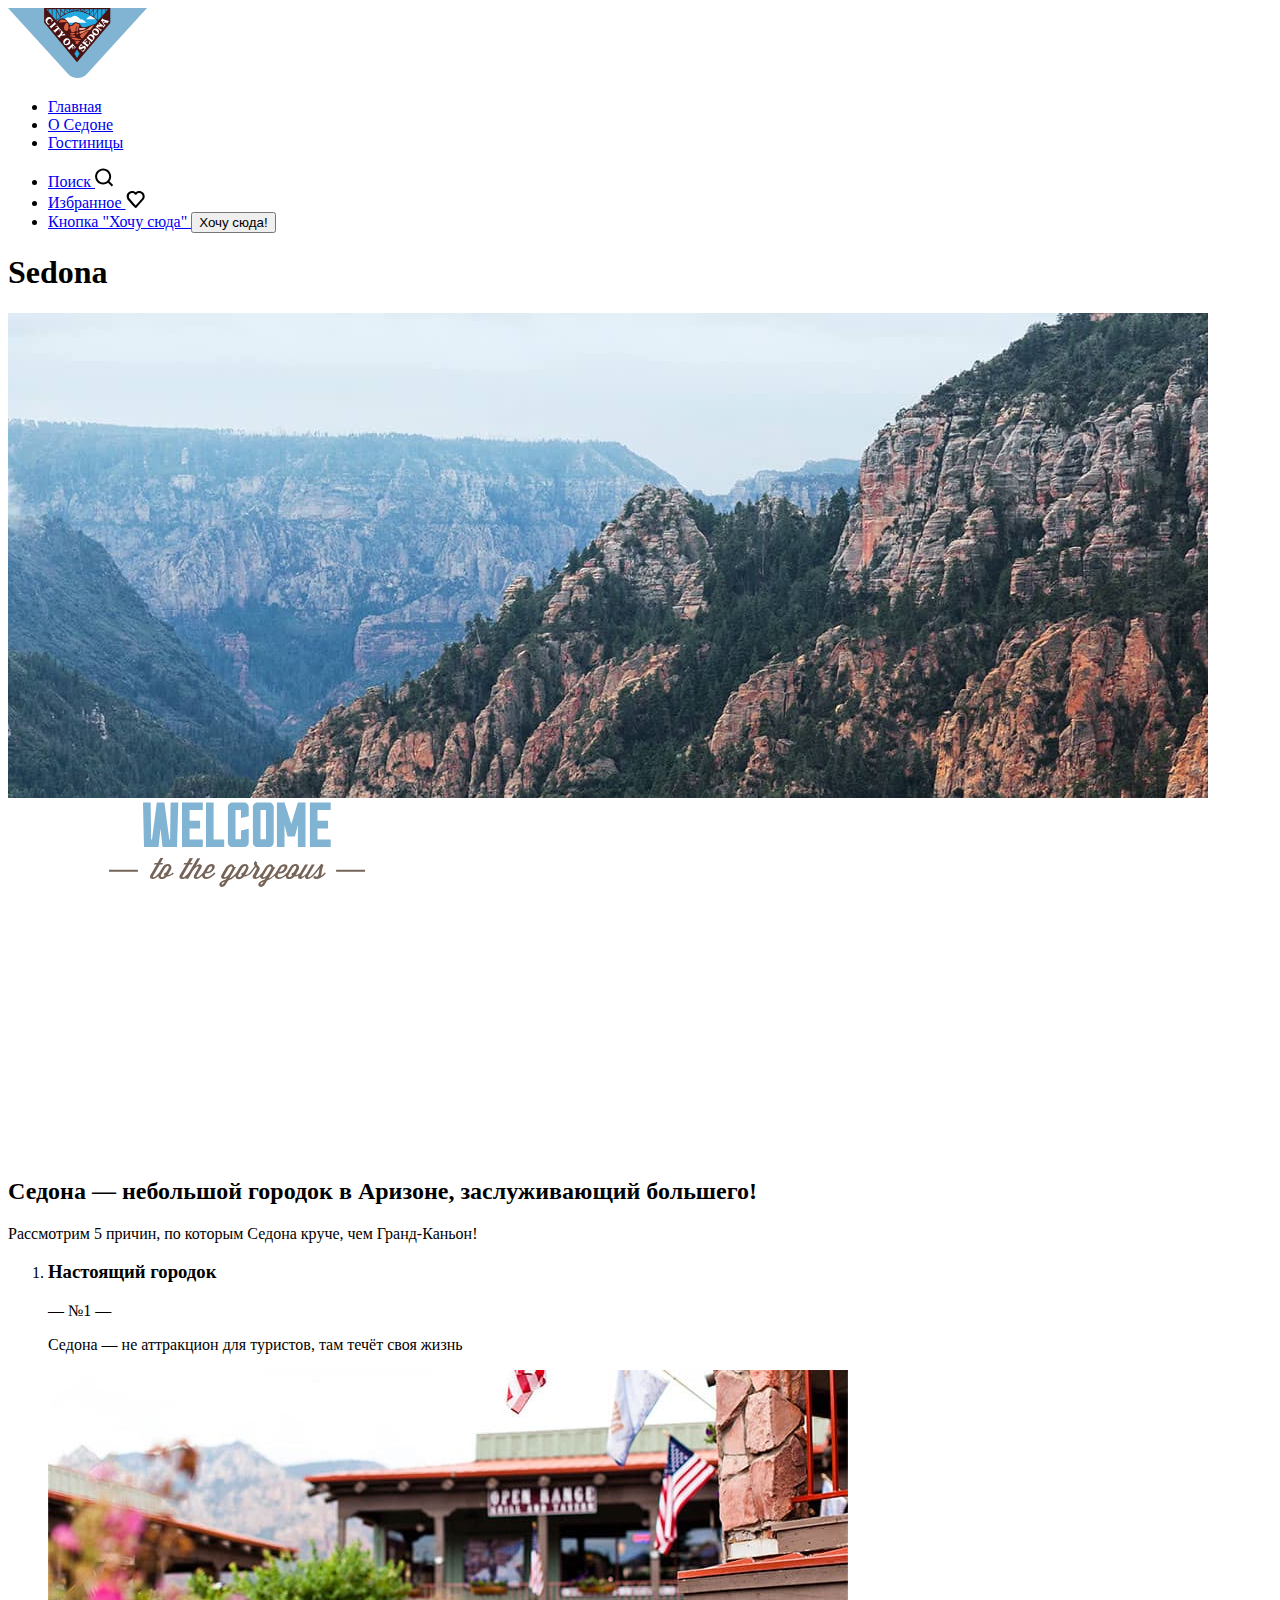
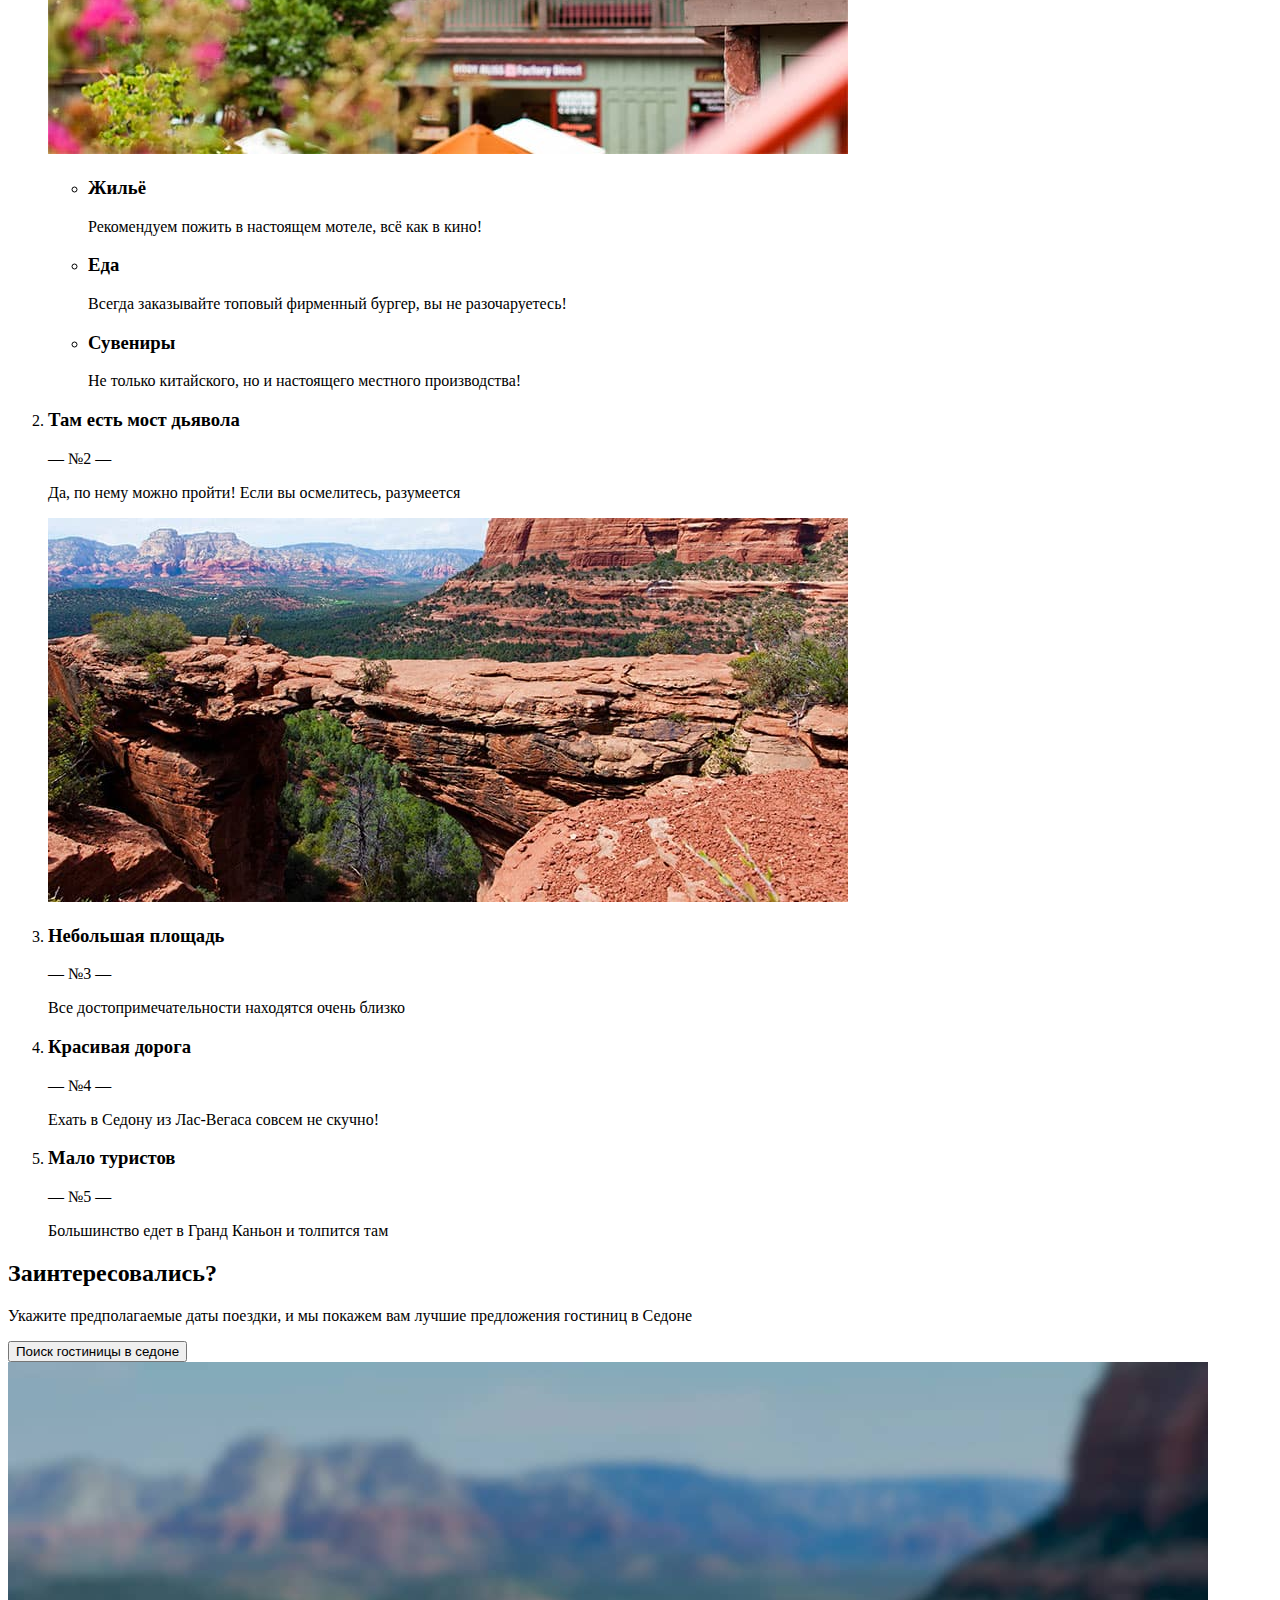
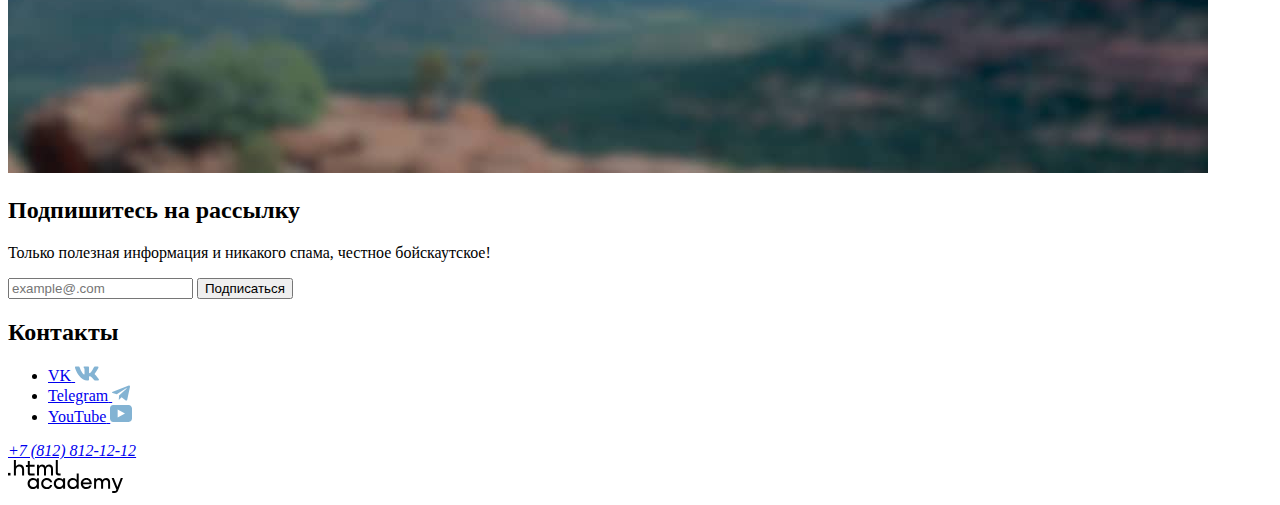
<file: 3/index.html>
<!DOCTYPE html>
<html lang="ru">
  <head>
    <meta charset="utf-8" />
    <title>HTML Academy: Седона</title>
    <base href="https://htmlacademy-htmlcss.github.io/2039507-sedona-34/3/">
</head>

  <body>
    <header class="page-header">
      <nav class="navigation">
        <a
          ><img
            class="page-header-logo"
            alt="sedona logo"
            src="images/header/logo.svg"
        /></a>

        <ul class="navigation-list">
          <li class="navigation-item">
            <a
              class="navigation-link navigation-link-current"
              href="index.html"
            >
              Главная
            </a>
          </li>
          <li class="navigation-item">
            <a class="navigation-link" href="#">О Седоне</a>
          </li>
          <li class="navigation-item">
            <a class="navigation-link" href="catalog.html">Гостиницы</a>
          </li>
        </ul>

        <ul class="navigation-user">
          <li class="navigation-item">
            <a class="navigation-link" href="#">
              <span class="visually-hidden"> Поиск </span>
              <img src="images/header/search.svg" alt="search" />
            </a>
          </li>
          <li class="navigation-item">
            <a class="navigation-link" href="#">
              <span class="visually-hiddden"> Избранное </span>
              <img src="images/header/favorite.svg" alt="favorite" />
            </a>
          </li>
          <li class="navigation-item">
            <a class="navigation-link" href="#">
              <span class="visually-hidden"> Кнопка "Хочу сюда" </span>
              <button type="button">Хочу сюда!</button>
            </a>
          </li>
        </ul>
      </nav>
    </header>

    <main class="main-index">
      <section class="greeting">
        <h1 class="visually-hidden">Sedona</h1>
        <img
          src="images/index/greeting/background-image.jpg"
          width="1200"
          height="485"
          alt="image-background"
        />
        <img
          src="images/index/greeting/welcome.svg"
          width="458"
          height="352"
          alt="welcome to Sedona"
        />
      </section>

      <section class="description-advantages">
        <h2>Седона — небольшой городок в Аризоне, заслуживающий большего!</h2>
        <p>Рассмотрим 5 причин, по которым Седона круче, чем Гранд-Каньон!</p>
      </section>

      <section class="advantages">
        <ol>
          <li>
            <div>
              <h3>Настоящий городок</h3>
              <span>— №1 —</span>
              <p>Седона — не аттракцион для туристов, там течёт своя жизнь</p>
            </div>
            <div>
              <img
                src="images/index/list-photo-1.jpg"
                width="800"
                height="384"
                alt="view of Sedona"
              />
            </div>
            <ul>
              <li>
                <h3>Жильё</h3>
                <p>Рекомендуем пожить в настоящем мотеле, всё как в кино!</p>
              </li>
              <li>
                <h3>Еда</h3>
                <p>
                  Всегда заказывайте топовый фирменный бургер, вы не
                  разочаруетесь!
                </p>
              </li>
              <li>
                <h3>Сувениры</h3>
                <p>
                  Не только китайского, но и настоящего местного производства!
                </p>
              </li>
            </ul>
          </li>
          <li>
            <h3>Там есть мост дьявола</h3>
            <span>— №2 —</span>
            <p>Да, по нему можно пройти! Если вы осмелитесь, разумеется</p>
            <img
              src="images/index/list-photo-2.jpg"
              width="800"
              height="384"
              alt="view bridge of death"
            />
          </li>
          <li>
            <h3>Небольшая площадь</h3>
            <span>— №3 —</span>
            <p>Все достопримечательности находятся очень близко</p>
          </li>
          <li>
            <h3>Красивая дорога</h3>
            <span>— №4 —</span>
            <p>Ехать в Седону из Лас-Вегаса совсем не скучно!</p>
          </li>
          <li>
            <h3>Мало туристов</h3>
            <span>— №5 —</span>
            <p>Большинство едет в Гранд Каньон и толпится там</p>
          </li>
        </ol>
      </section>

      <section class="search-hotel">
        <h2>Заинтересовались?</h2>
        <p>
          Укажите предполагаемые даты поездки, и мы покажем вам лучшие
          предложения гостиниц в Седоне
        </p>
        <button class="button">Поиск гостиницы в седоне</button>
      </section>

      <section class="subscribe">
        <img src="images/index/subscribe-background.jpg" alt="blurry photo" />
        <h2>Подпишитесь на рассылку</h2>
        <p>
          Только полезная информация и никакого спама, честное бойскаутское!
        </p>
        <form action="https://echo.htmlacademy.ru/" method="post">
          <label for="newsletter-email"></label>
          <input type="email" placeholder="example@.com" />
          <button
            class="button news-letter"
            type="submit"
            name="newsletter-email"
            id="newsletter-email"
          >
            Подписаться
          </button>
        </form>
      </section>
    </main>

    <footer class="page-footer">
      <h2 class="visually-hidden">Контакты</h2>
      <ul class="footer-social-list">
        <li class="footer-social-item">
          <a class="button" href="#">
            <span class="visually-hidden">VK</span>
            <img src="images/footer/vk.svg" alt="vk logo" />
          </a>
        </li>
        <li class="footer-social-item">
          <a class="button" href="#">
            <span class="visually-hidden">Telegram</span>
            <img src="images/footer/telegram.svg" alt="telegram logo" />
          </a>
        </li>
        <li class="footer-social-item">
          <a class="button" href="#">
            <span class="visually-hidden">YouTube</span>
            <img src="images/footer/youtube.svg" alt="youtube logo" />
          </a>
        </li>
      </ul>
      <section class="phone">
        <address>
          <a class="page-footer-address-phone" href="tel:+7(812)812-12-12"
            >+7 (812) 812-12-12</a
          >
        </address>
      </section>
      <section class="footer-logo">
        <a href="https://www.htmlacademy.ru">
          <img
            class="footer-contacts-logo"
            src="images/footer/HTML-Academy-logo.svg"
            alt="htmlacademy logo"
          />
        </a>
      </section>
    </footer>
  </body>
</html>
</file>
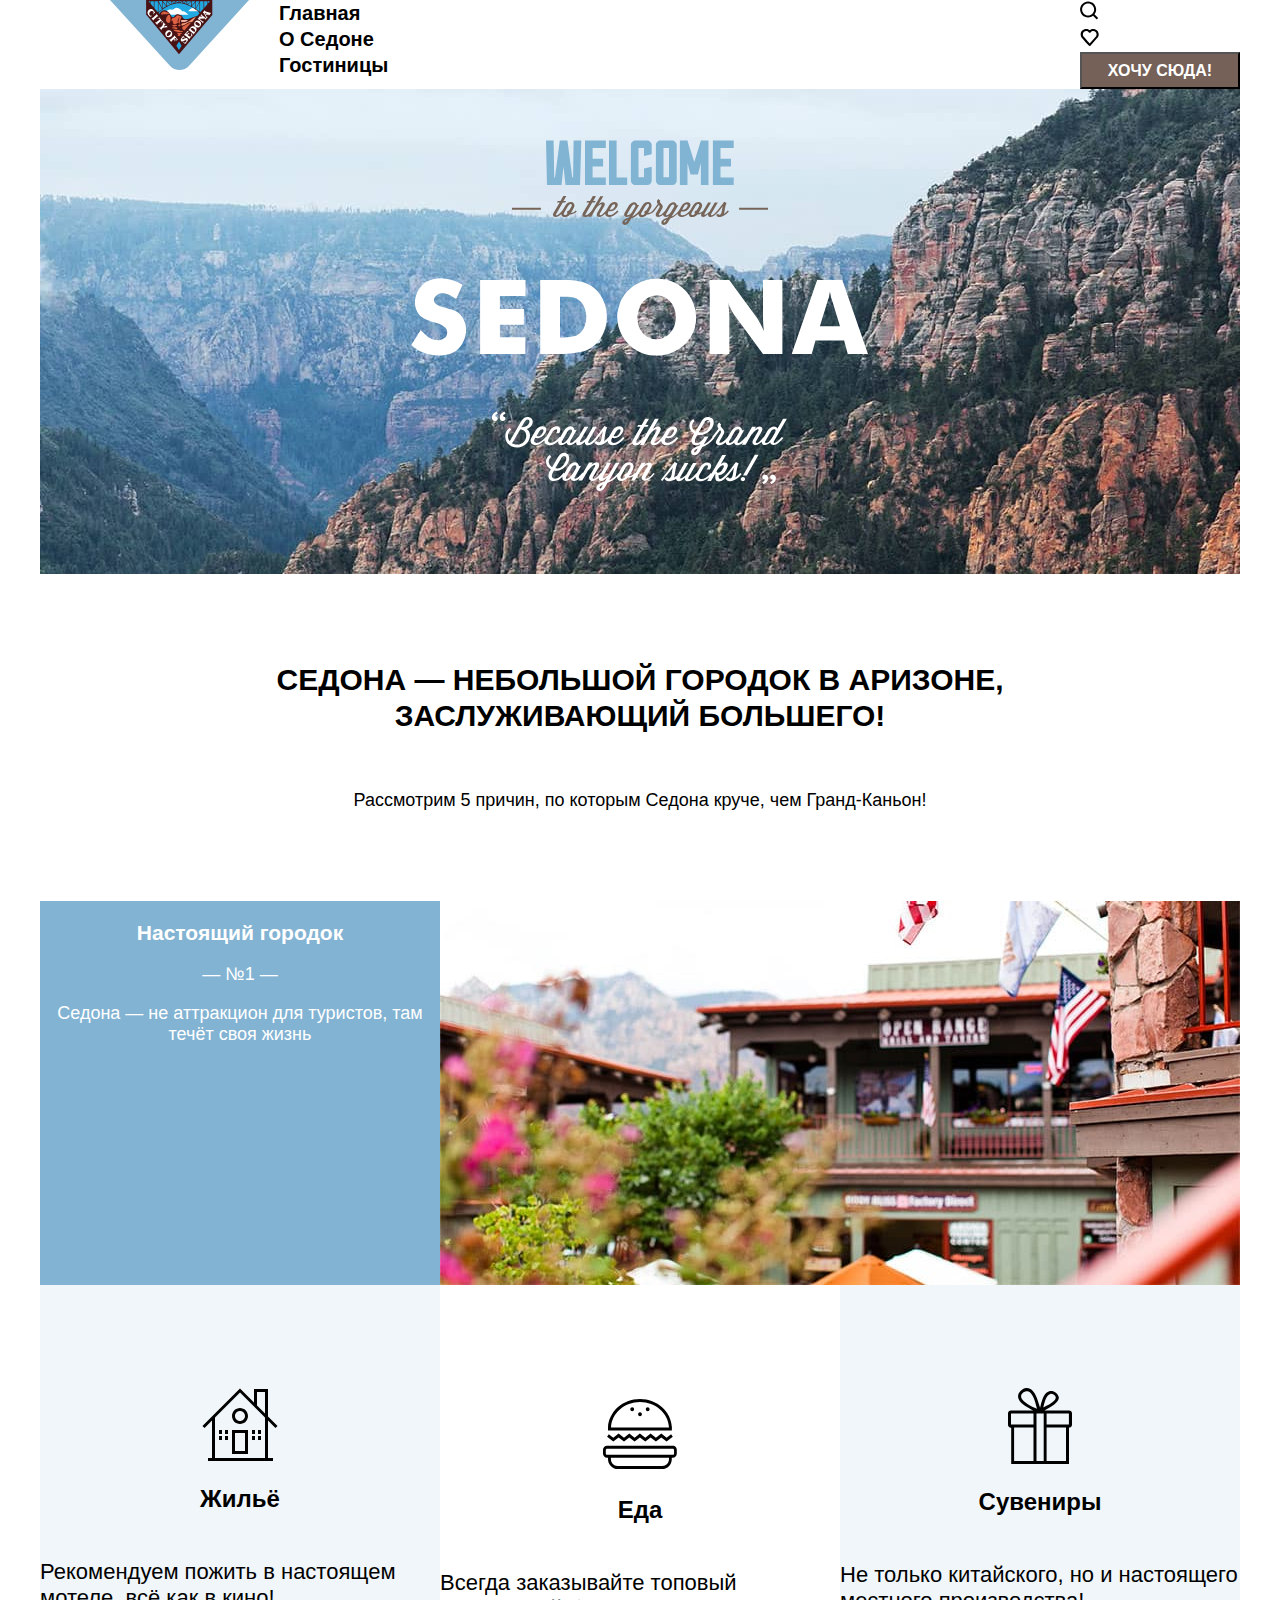
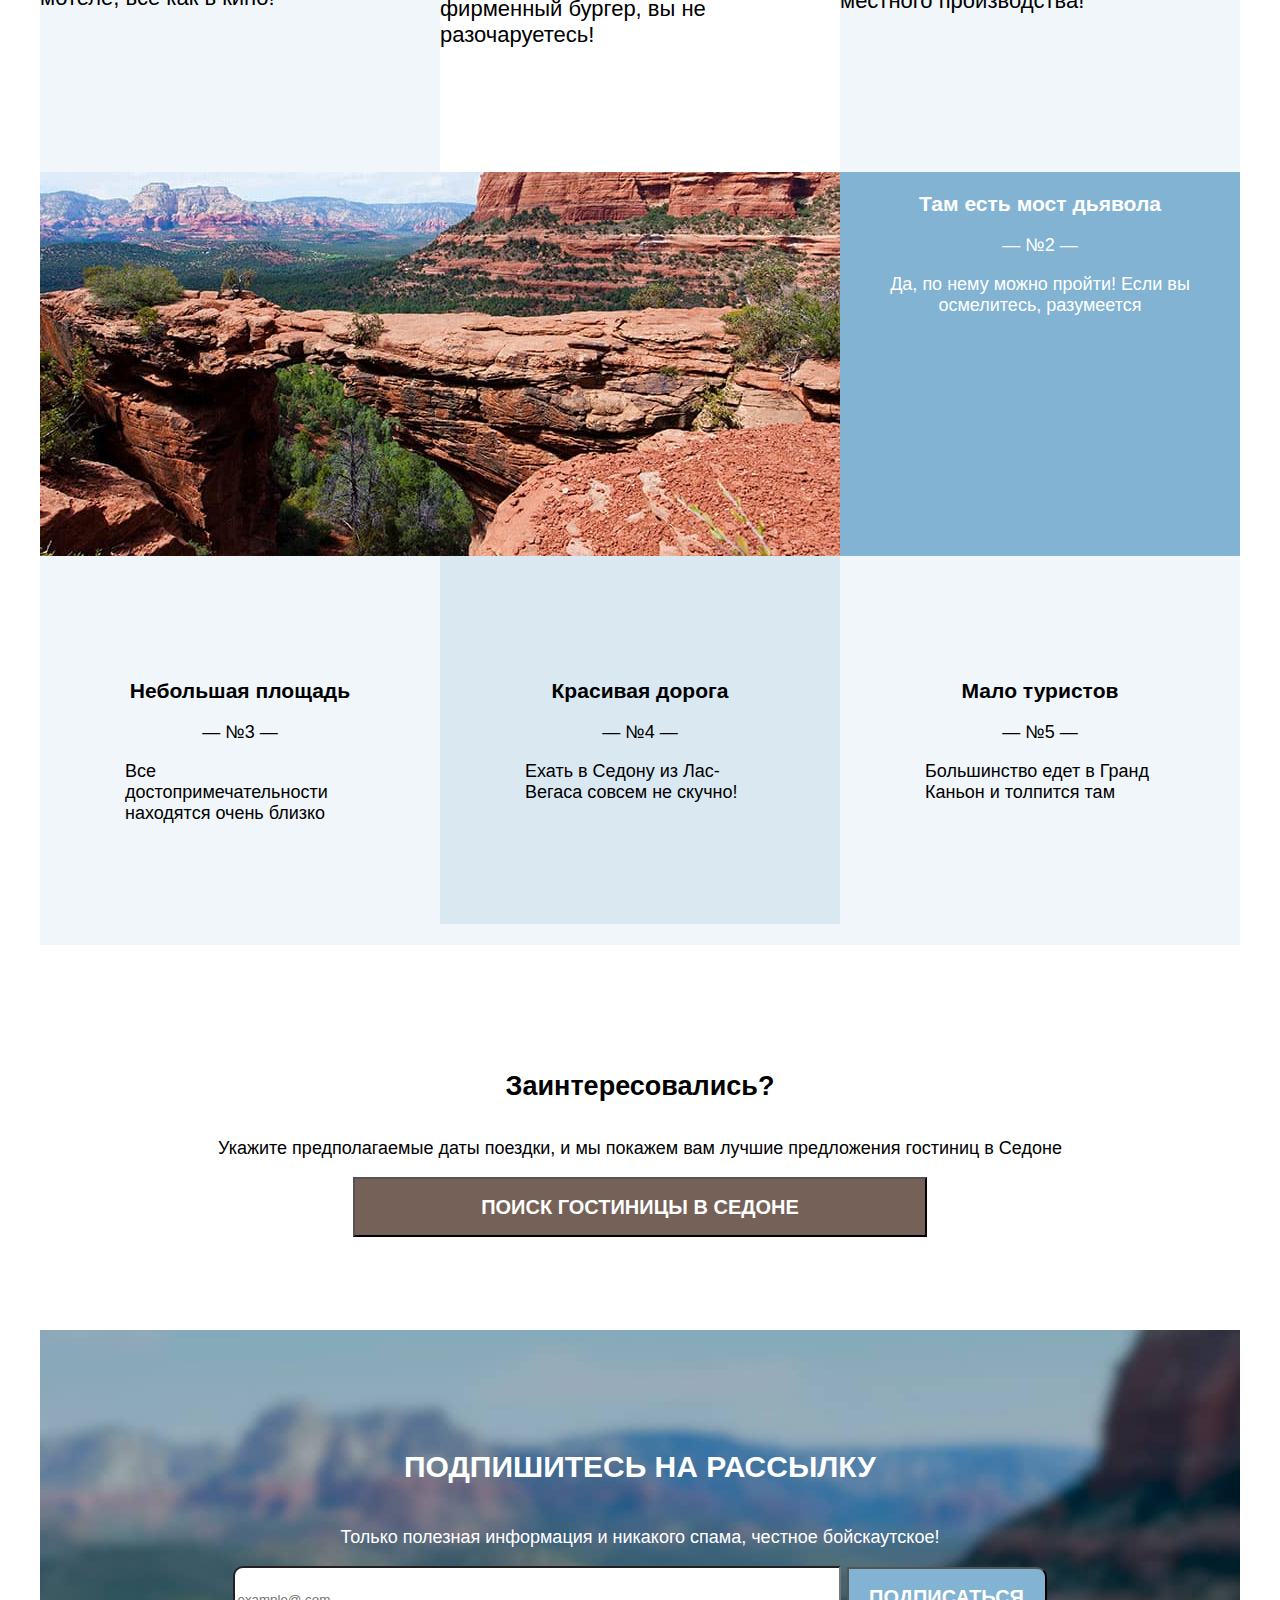
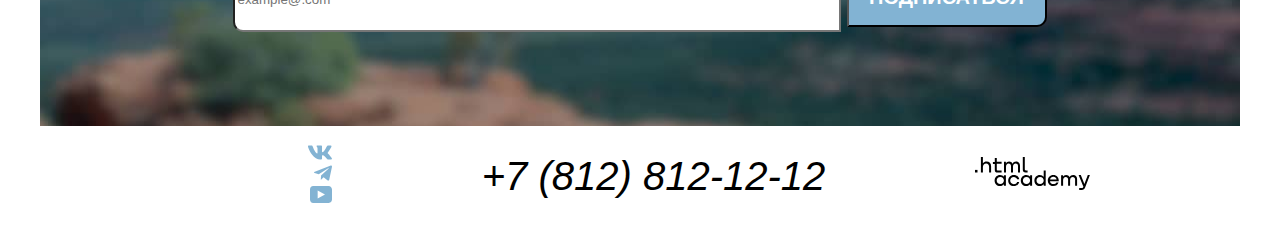
<file: 5/index.html>
<!DOCTYPE html>
<html lang="ru">
  <head>
    <meta charset="utf-8" />
    <title>HTML Academy: Седона</title>
    <link rel="stylesheet" href="styles/styles.css" />
    <base href="https://htmlacademy-htmlcss.github.io/2039507-sedona-34/5/">
</head>

  <div class="wrapper">
    <body>
      <!-- Шапка -->

      <header class="page-header">
        <nav class="navigation">
          <a class="page-header-logo">
            <img alt="sedona logo" src="images/header/logo.svg" />
          </a>

          <ul class="navigation-list">
            <li class="navigation-item">
              <a
                class="navigation-link navigation-link-current"
                href="index.html"
              >
                Главная
              </a>
            </li>
            <li class="navigation-item">
              <a class="navigation-link" href="#">О Седоне</a>
            </li>
            <li class="navigation-item">
              <a class="navigation-link" href="catalog.html">Гостиницы</a>
            </li>
          </ul>

          <ul class="navigation-user">
            <li class="navigation-item">
              <a class="navigation-link" href="#">
                <span class="visually-hidden"> Поиск </span>
                <img src="images/header/search.svg" alt="search" />
              </a>
            </li>
            <li class="navigation-item">
              <a class="navigation-link" href="#">
                <span class="visually-hidden"> Избранное </span>
                <img src="images/header/favorite.svg" alt="favorite" />
              </a>
            </li>
            <li class="navigation-item">
              <a class="navigation-link" href="#">
                <span class="visually-hidden">кнопка "Хочу сюда! </span>
                <button type="button" class="button-push">Хочу сюда!</button>
              </a>
            </li>
          </ul>
        </nav>
      </header>

      <main class="main-container main-index">
        <div class="page-container">
          <section class="greeting">
            <h1 class="visually-hidden">Sedona</h1>
            <img class="greeting-image" src="images/index/welcome.svg" />
          </section>
          <section class="description-advantages">
            <h2>
              Седона — небольшой городок в Аризоне,<br />
              заслуживающий большего!
            </h2>
            <p>
              Рассмотрим 5 причин, по которым Седона круче, чем Гранд-Каньон!
            </p>
          </section>

          <!-- Преимущества -->

          <section class="advantages">
            <ol class="advantages-list">
              <li>
                <div class="first-block">
                  <div class="block">
                    <h3>Настоящий городок</h3>
                    <span>— №1 —</span>
                    <p>
                      Седона — не аттракцион для туристов, там течёт своя жизнь
                    </p>
                  </div>
                  <div>
                    <img
                      class="first-block-image"
                      src="images/index/list-photo-1.jpg"
                      alt="view of Sedona"
                    />
                  </div>
                </div>
                <ul class="advantages-unordered-list">
                  <li class="advantages-unordered-list-item">
                    <div class="wrapper-item">
                      <img
                        class="advantages-item-icon"
                        src="./images/icons/home-icon.svg"
                      />
                      <h3 class="advantages-unordered-list-item-heading">
                        Жильё
                      </h3>
                      <p class="advantages-paragraph">
                        Рекомендуем пожить в настоящем мотеле, всё как в кино!
                      </p>
                    </div>
                  </li>
                  <li class="advantages-unordered-list-item">
                    <div class="wrapper-item">
                      <img
                        class="advantages-item-icon"
                        src="./images/icons/burger-icon.svg"
                      />
                      <h3>Еда</h3>
                      <p class="advantages-paragraph">
                        Всегда заказывайте топовый фирменный бургер, вы не
                        разочаруетесь!
                      </p>
                    </div>
                  </li>
                  <li class="advantages-unordered-list-item">
                    <div class="wrapper-item">
                      <img
                        class="advantages-item-icon"
                        src="./images/icons/gift-icon.svg"
                      />
                      <h3>Сувениры</h3>
                      <p class="advantages-paragraph">
                        Не только китайского, но и настоящего местного
                        производства!
                      </p>
                    </div>
                  </li>
                </ul>
              </li>
              <li>
                <div class="second-block">
                  <div class="block-2">
                    <h3>Там есть мост дьявола</h3>
                    <span>— №2 —</span>
                    <p>
                      Да, по нему можно пройти! Если вы осмелитесь, разумеется
                    </p>
                  </div>
                  <div>
                    <img
                      class="second-block-image"
                      src="images/index/list-photo-2.jpg"
                      width="800"
                      height="384"
                      alt="view bridge of death"
                    />
                  </div>
                </div>
              </li>
              <li class="advantages-unordered-list-item">
                <div class="wrapper-item-end">
                  <h3>Небольшая площадь</h3>
                  <span>— №3 —</span>
                  <p>Все достопримечательности находятся очень близко</p>
                </div>
              </li>
              <li class="advantages-unordered-list-item">
                <div class="wrapper-item-end road-item">
                  <h3>Красивая дорога</h3>
                  <span>— №4 —</span>
                  <p>Ехать в Седону из Лас-Вегаса совсем не скучно!</p>
                </div>
              </li>
              <li class="advantages-unordered-list-item">
                <div class="wrapper-item-end">
                  <h3>Мало туристов</h3>
                  <span>— №5 —</span>
                  <p>Большинство едет в Гранд Каньон и толпится там</p>
                </div>
              </li>
            </ol>
          </section>

          <section class="search-hotel">
            <h2 class="header">Заинтересовались?</h2>
            <p>
              Укажите предполагаемые даты поездки, и мы покажем вам лучшие
              предложения гостиниц в Седоне
            </p>
            <a href="catalog.html">
              <button class="button-search">Поиск гостиницы в седоне</button>
            </a>
          </section>

          <section class="subscribe">
            <h2 class="subscribe-title">Подпишитесь на рассылку</h2>
            <p>
              Только полезная информация и никакого спама, честное бойскаутское!
            </p>
            <form action="https://echo.htmlacademy.ru/" method="post">
              <label for="newsletter-email"></label>
              <input
                class="subscribe-form"
                type="email"
                placeholder="example@.com"
              />
              <button
                class="button-news-letter"
                type="submit"
                name="newsletter-email"
                id="newsletter-email"
              >
                Подписаться
              </button>
            </form>
          </section>
        </div>
      </main>

      <!--Подвал-->

      <footer class="page-footer">
        <div class="page-footer-container">
          <section class="footer-contacts">
            <h2 class="visually-hidden">Контакты</h2>
            <ul class="footer-social-list">
              <li class="footer-social-item">
                <a class="button" href="#">
                  <span class="visually-hidden">VK</span>
                  <img src="images/footer/vk.svg" alt="vk logo" />
                </a>
              </li>
              <li class="footer-social-item">
                <a class="button" href="#">
                  <span class="visually-hidden">Telegram</span>
                  <img src="images/footer/telegram.svg" alt="telegram logo" />
                </a>
              </li>
              <li class="footer-social-item">
                <a class="button" href="#">
                  <span class="visually-hidden">YouTube</span>
                  <img src="images/footer/youtube.svg" alt="youtube logo" />
                </a>
              </li>
            </ul>
          </section>
          <section class="phone">
            <address>
              <a class="page-footer-address-phone" href="tel:+7(812)812-12-12"
                >+7 (812) 812-12-12</a
              >
            </address>
          </section>
          <section class="footer-logo">
            <a href="https://www.htmlacademy.ru">
              <img
                class="footer-contacts-logo"
                src="images/footer/HTML-Academy-logo.svg"
                alt="htmlacademy logo"
              />
            </a>
          </section>
        </div>
      </footer>
    </body>
  </div>
</html>
</file>
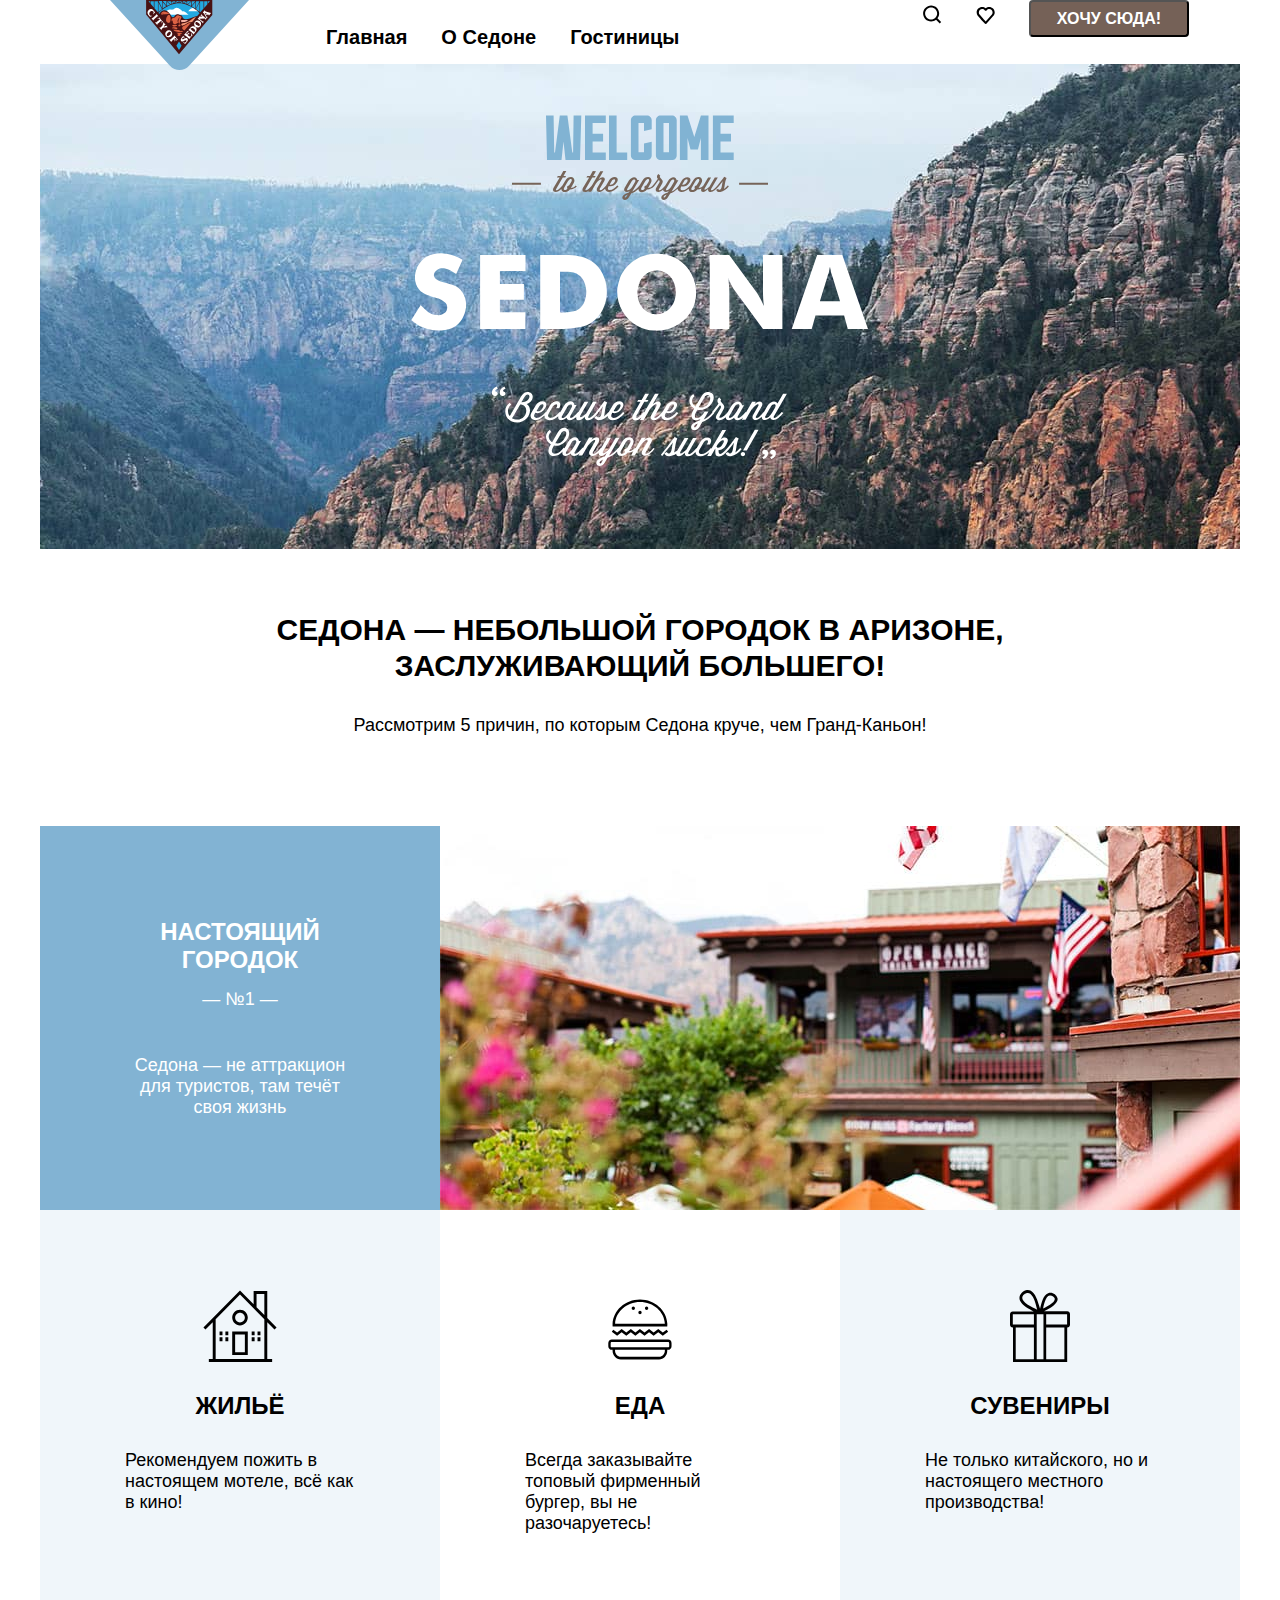
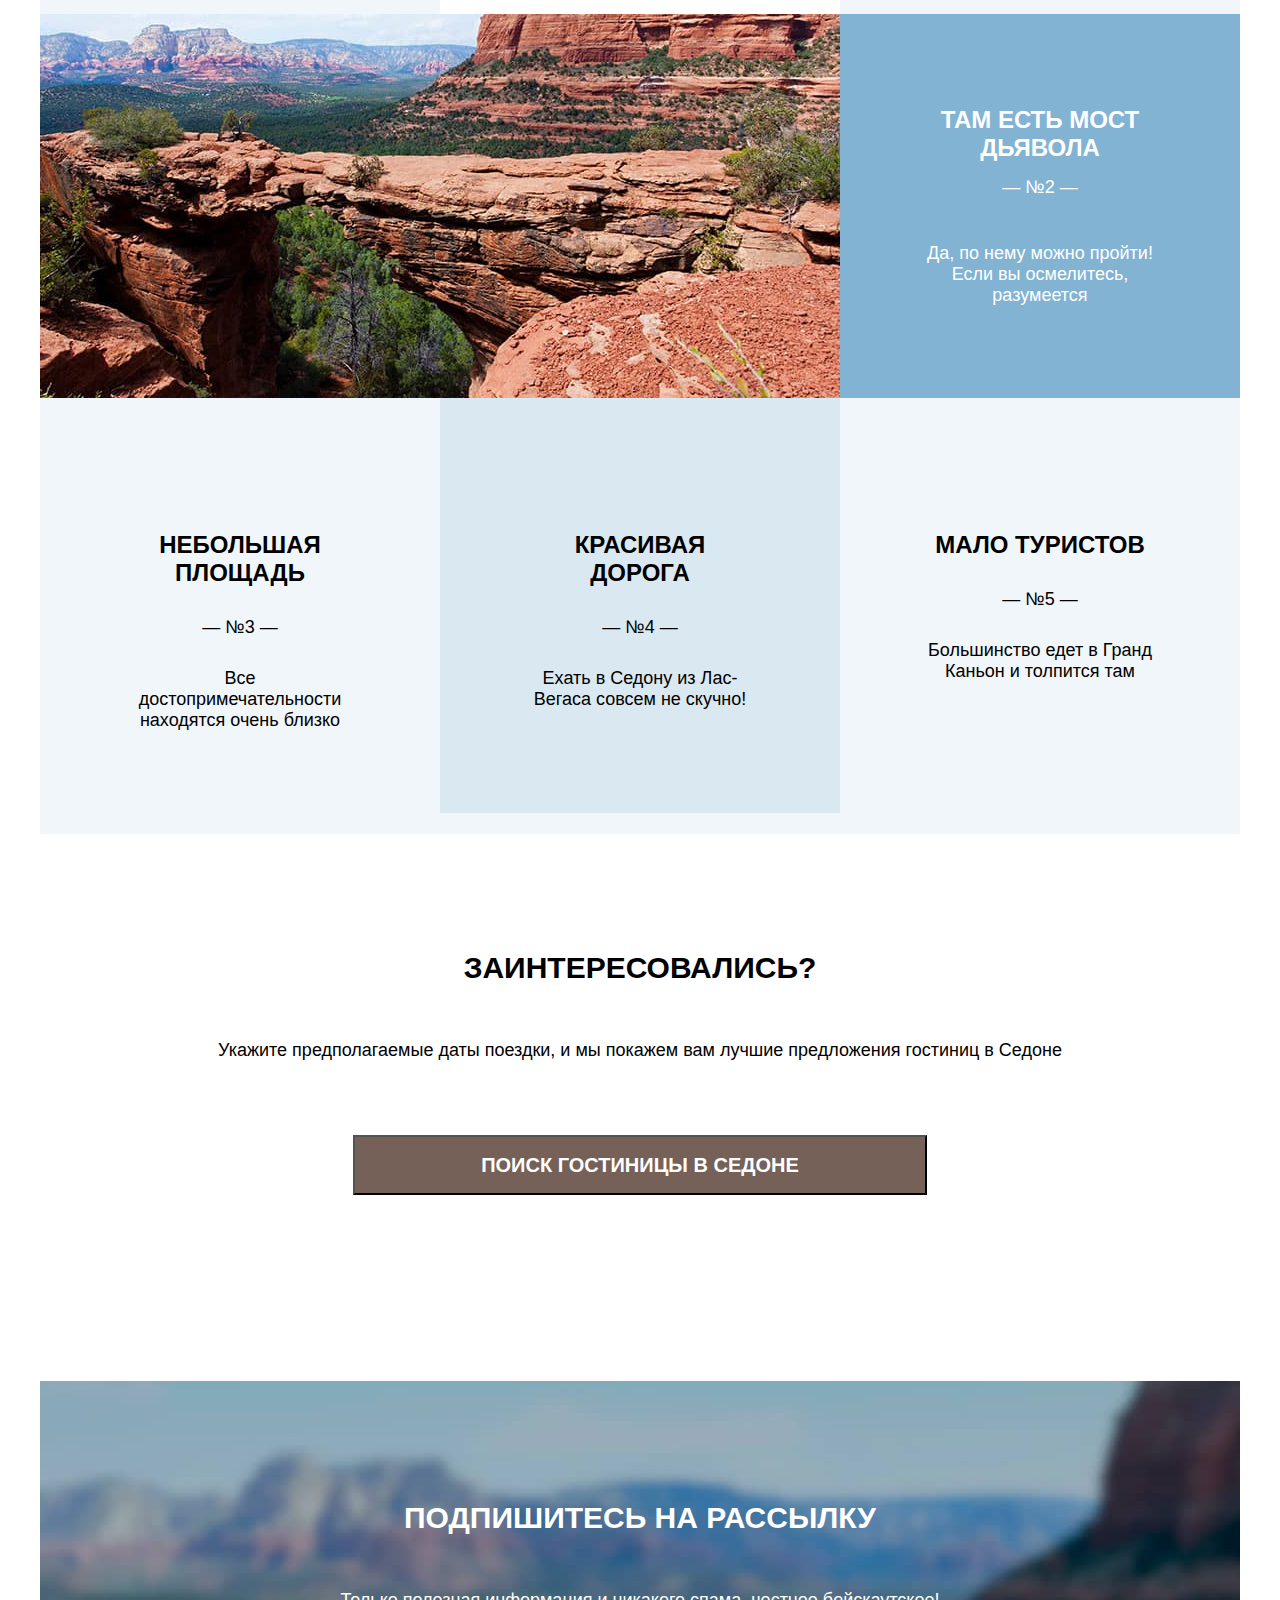
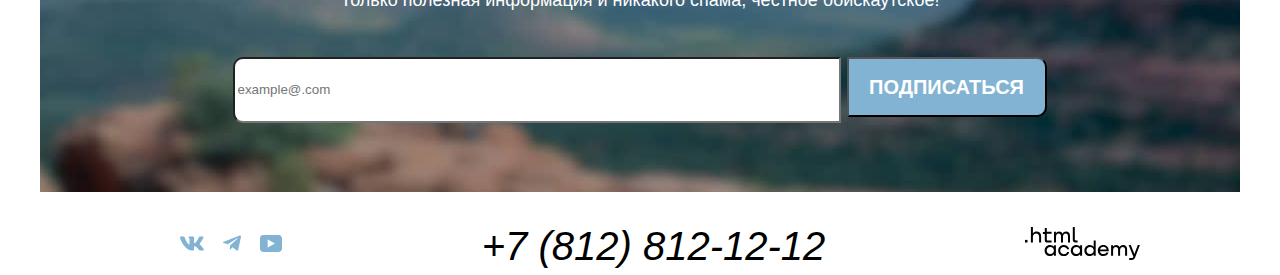
<file: 6/index.html>
<!DOCTYPE html>
<html lang="ru">
  <head>
    <meta charset="utf-8" />
    <title>HTML Academy: Седона</title>
    <link rel="stylesheet" href="styles/styles.css" />
    <base href="https://htmlacademy-htmlcss.github.io/2039507-sedona-34/6/">
</head>

  <div class="wrapper">
    <body>
      <!-- Шапка -->

      <header class="page-header">
        <nav class="navigation">
          <a class="page-header-logo">
            <img alt="sedona logo" src="images/header/logo.svg" />
          </a>

          <ul class="navigation-list">
            <li class="navigation-item">
              <a
                class="navigation-link navigation-link-current"
                href="index.html"
              >
                Главная
              </a>
            </li>
            <li class="navigation-item">
              <a class="navigation-link" href="#">О Седоне</a>
            </li>
            <li class="navigation-item">
              <a class="navigation-link" href="catalog.html">Гостиницы</a>
            </li>
          </ul>

          <ul class="navigation-user">
            <li class="navigation-item">
              <a class="navigation-link" href="#">
                <span class="visually-hidden"> Поиск </span>
                <img src="images/header/search.svg" alt="search" />
              </a>
            </li>
            <li class="navigation-item">
              <a class="navigation-link" href="#">
                <span class="visually-hidden"> Избранное </span>
                <img src="images/header/favorite.svg" alt="favorite" />
              </a>
            </li>
            <li class="navigation-item">
              <a class="navigation-link" href="#">
                <span class="visually-hidden">кнопка "Хочу сюда! </span>
                <button type="button" class="button-push">Хочу сюда!</button>
              </a>
            </li>
          </ul>
        </nav>
      </header>

      <main class="main-container main-index">
        <section class="greeting">
          <h1 class="visually-hidden">Sedona</h1>
          <img class="greeting-image" src="images/index/welcome.svg" />
        </section>
        <section class="description-advantages">
          <h2 class="greeting-title">
            Седона — небольшой городок в Аризоне,<br />
            заслуживающий большего!
          </h2>
          <p class="greeting-paragraph">
            Рассмотрим 5 причин, по которым Седона круче, чем Гранд-Каньон!
          </p>
        </section>

        <!-- Преимущества -->

        <section class="advantages">
          <ol class="advantages-list">
            <li>
              <div class="first-block">
                <div class="block">
                  <h3>Настоящий городок</h3>
                  <span>— №1 —</span>
                  <p class="advantages-paragraph">
                    Седона — не аттракцион для туристов, там течёт своя жизнь
                  </p>
                </div>
                <div>
                  <img
                    class="first-block-image"
                    src="images/index/list-photo-1.jpg"
                    alt="view of Sedona"
                  />
                </div>
              </div>

              <ul class="advantages-unordered-list">
                <li class="advantages-unordered-list-item">
                  <div class="wrapper-item">
                    <img
                      class="advantages-item-icon"
                      src="./images/icons/home-icon.svg"
                    />
                    <h3 class="advantages-title">Жильё</h3>
                    <p class="advantages-paragraph">
                      Рекомендуем пожить в настоящем мотеле, всё как в кино!
                    </p>
                  </div>
                </li>
                <li class="advantages-unordered-list-item">
                  <div class="wrapper-item">
                    <img
                      class="advantages-item-icon"
                      src="./images/icons/burger-icon.svg"
                    />
                    <h3 class="advantages-title">Еда</h3>
                    <p class="advantages-paragraph">
                      Всегда заказывайте топовый фирменный бургер, вы не
                      разочаруетесь!
                    </p>
                  </div>
                </li>
                <li class="advantages-unordered-list-item">
                  <div class="wrapper-item">
                    <img
                      class="advantages-item-icon"
                      src="./images/icons/gift-icon.svg"
                    />
                    <h3 class="advantages-title">Сувениры</h3>
                    <p class="advantages-paragraph">
                      Не только китайского, но и настоящего местного
                      производства!
                    </p>
                  </div>
                </li>
              </ul>
            </li>
            <li>
              <div class="second-block">
                <div class="block-2">
                  <h3>Там есть мост дьявола</h3>
                  <span>— №2 —</span>
                  <p class="advantages-paragraph">
                    Да, по нему можно пройти! Если вы осмелитесь, разумеется
                  </p>
                </div>
                <div>
                  <img
                    class="second-block-image"
                    src="images/index/list-photo-2.jpg"
                    width="800"
                    height="384"
                    alt="view bridge of death"
                  />
                </div>
              </div>
            </li>

            <li class="advantages-unordered-list-item">
              <div class="wrapper-item-end">
                <h3 class="advantages-title">Небольшая площадь</h3>
                <span>— №3 —</span>
                <p class="advantages-paragraph">
                  Все достопримечательности находятся очень близко
                </p>
              </div>
            </li>
            <li class="advantages-unordered-list-item">
              <div class="wrapper-item-end road-item">
                <h3 class="advantages-title">Красивая дорога</h3>
                <span>— №4 —</span>
                <p class="advantages-paragraph">
                  Ехать в Седону из Лас-Вегаса совсем не скучно!
                </p>
              </div>
            </li>
            <li class="advantages-unordered-list-item">
              <div class="wrapper-item-end">
                <h3 class="advantages-title">Мало туристов</h3>
                <span>— №5 —</span>
                <p class="advantages-paragraph">
                  Большинство едет в Гранд Каньон и толпится там
                </p>
              </div>
            </li>
          </ol>
        </section>

        <section class="search-hotel">
          <h2 class="search-hotel-title">Заинтересовались?</h2>
          <p>
            Укажите предполагаемые даты поездки, и мы покажем вам лучшие
            предложения гостиниц в Седоне
          </p>
          <a class="search-hotel-link" href="catalog.html">
            <button class="button-search">Поиск гостиницы в седоне</button>
          </a>
        </section>

        <!--Подпишись-->

        <section class="subscribe">
          <h2 class="subscribe-title">Подпишитесь на рассылку</h2>
          <p>
            Только полезная информация и никакого спама, честное бойскаутское!
          </p>
          <form action="https://echo.htmlacademy.ru/" method="post">
            <label for="newsletter-email"></label>
            <input
              class="subscribe-form"
              type="email"
              placeholder="example@.com"
            />
            <button
              class="button-news-letter"
              type="submit"
              name="newsletter-email"
              id="newsletter-email"
            >
              Подписаться
            </button>
          </form>
        </section>
      </main>

      <!--Подвал-->

      <footer class="page-footer">
        <section class="footer-contacts">
          <h2 class="visually-hidden">Контакты</h2>
          <ul class="footer-social-list">
            <li class="footer-social-item">
              <a class="button" href="#">
                <span class="visually-hidden">VK</span>
                <img src="images/footer/vk.svg" alt="vk logo" />
              </a>
            </li>
            <li class="footer-social-item">
              <a class="button" href="#">
                <span class="visually-hidden">Telegram</span>
                <img src="images/footer/telegram.svg" alt="telegram logo" />
              </a>
            </li>
            <li class="footer-social-item">
              <a class="button" href="#">
                <span class="visually-hidden">YouTube</span>
                <img src="images/footer/youtube.svg" alt="youtube logo" />
              </a>
            </li>
          </ul>
        </section>
        <section class="phone">
          <address>
            <a class="page-footer-address-phone" href="tel:+7(812)812-12-12"
              >+7 (812) 812-12-12</a
            >
          </address>
        </section>
        <section class="footer-logo">
          <a href="https://www.htmlacademy.ru">
            <img
              class="footer-contacts-logo"
              src="images/footer/HTML-Academy-logo.svg"
              alt="htmlacademy logo"
            />
          </a>
        </section>
      </footer>
    </body>
  </div>
</html>
</file>
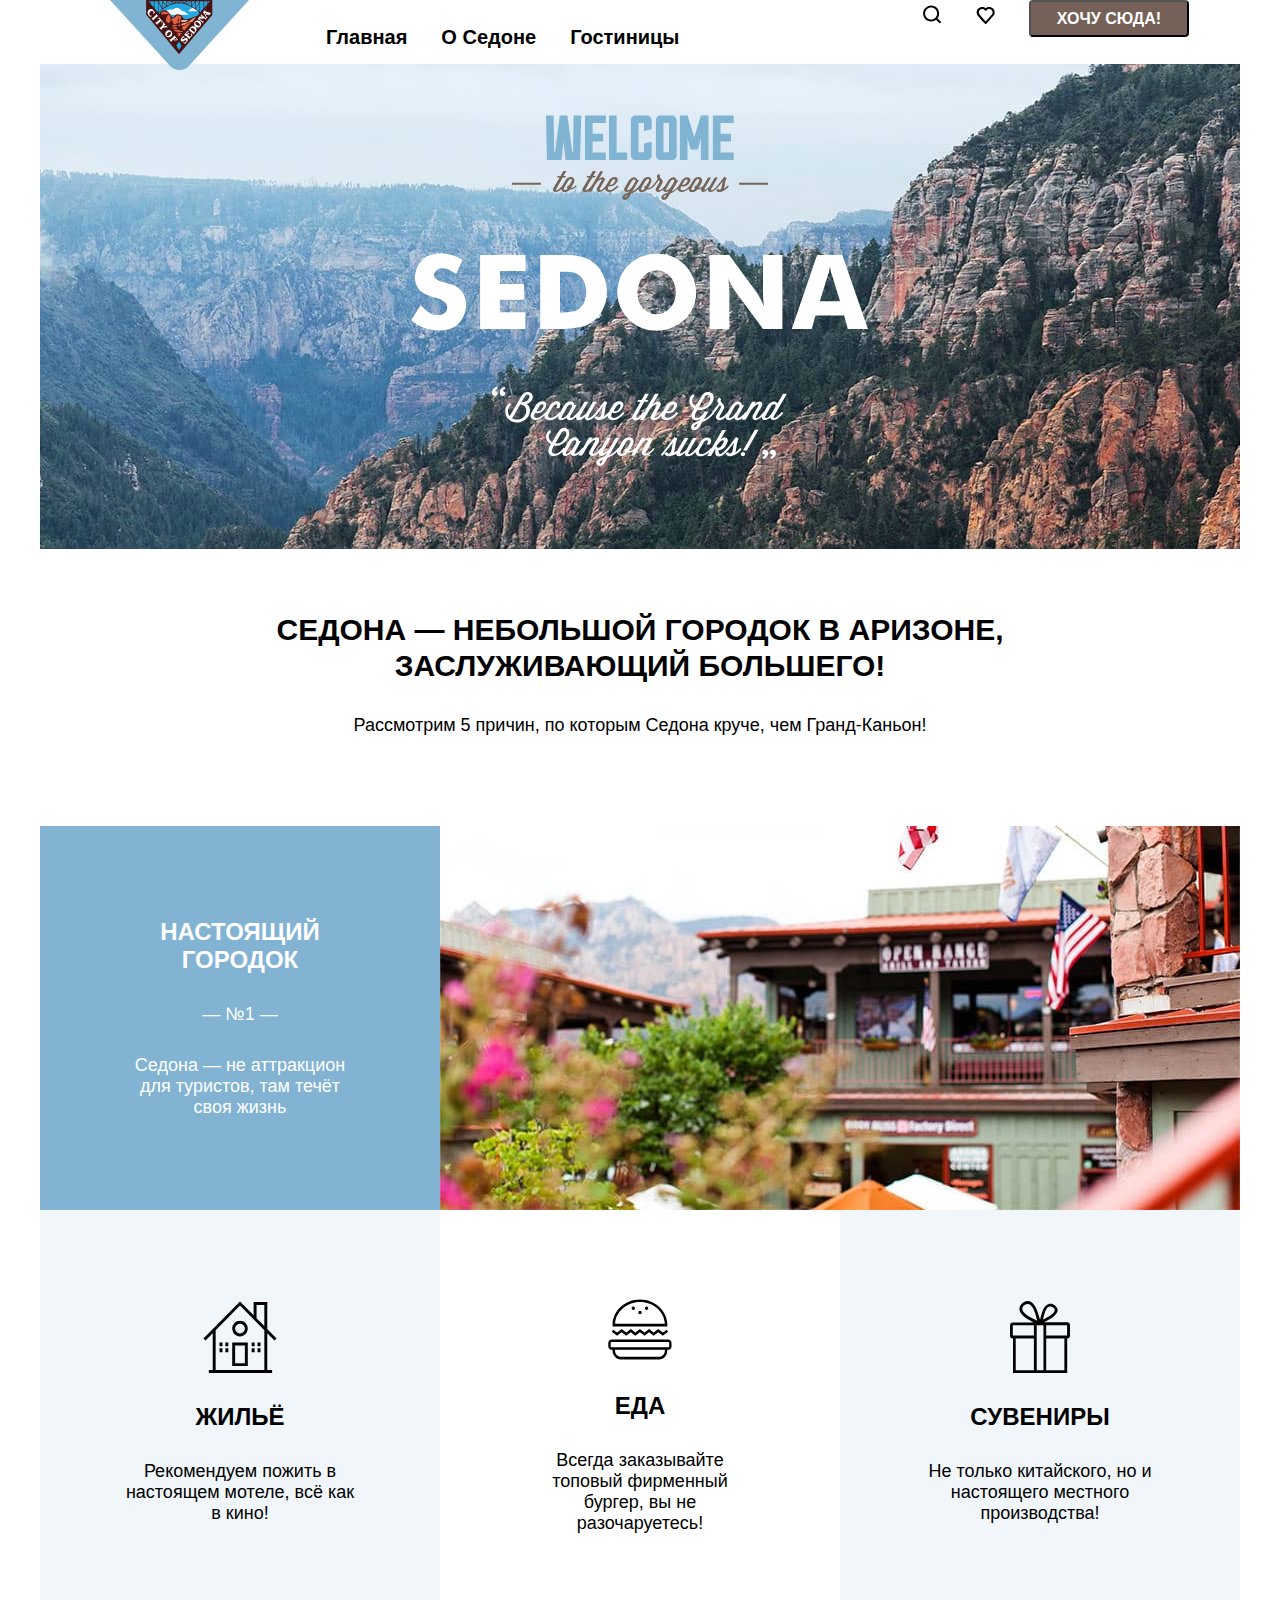
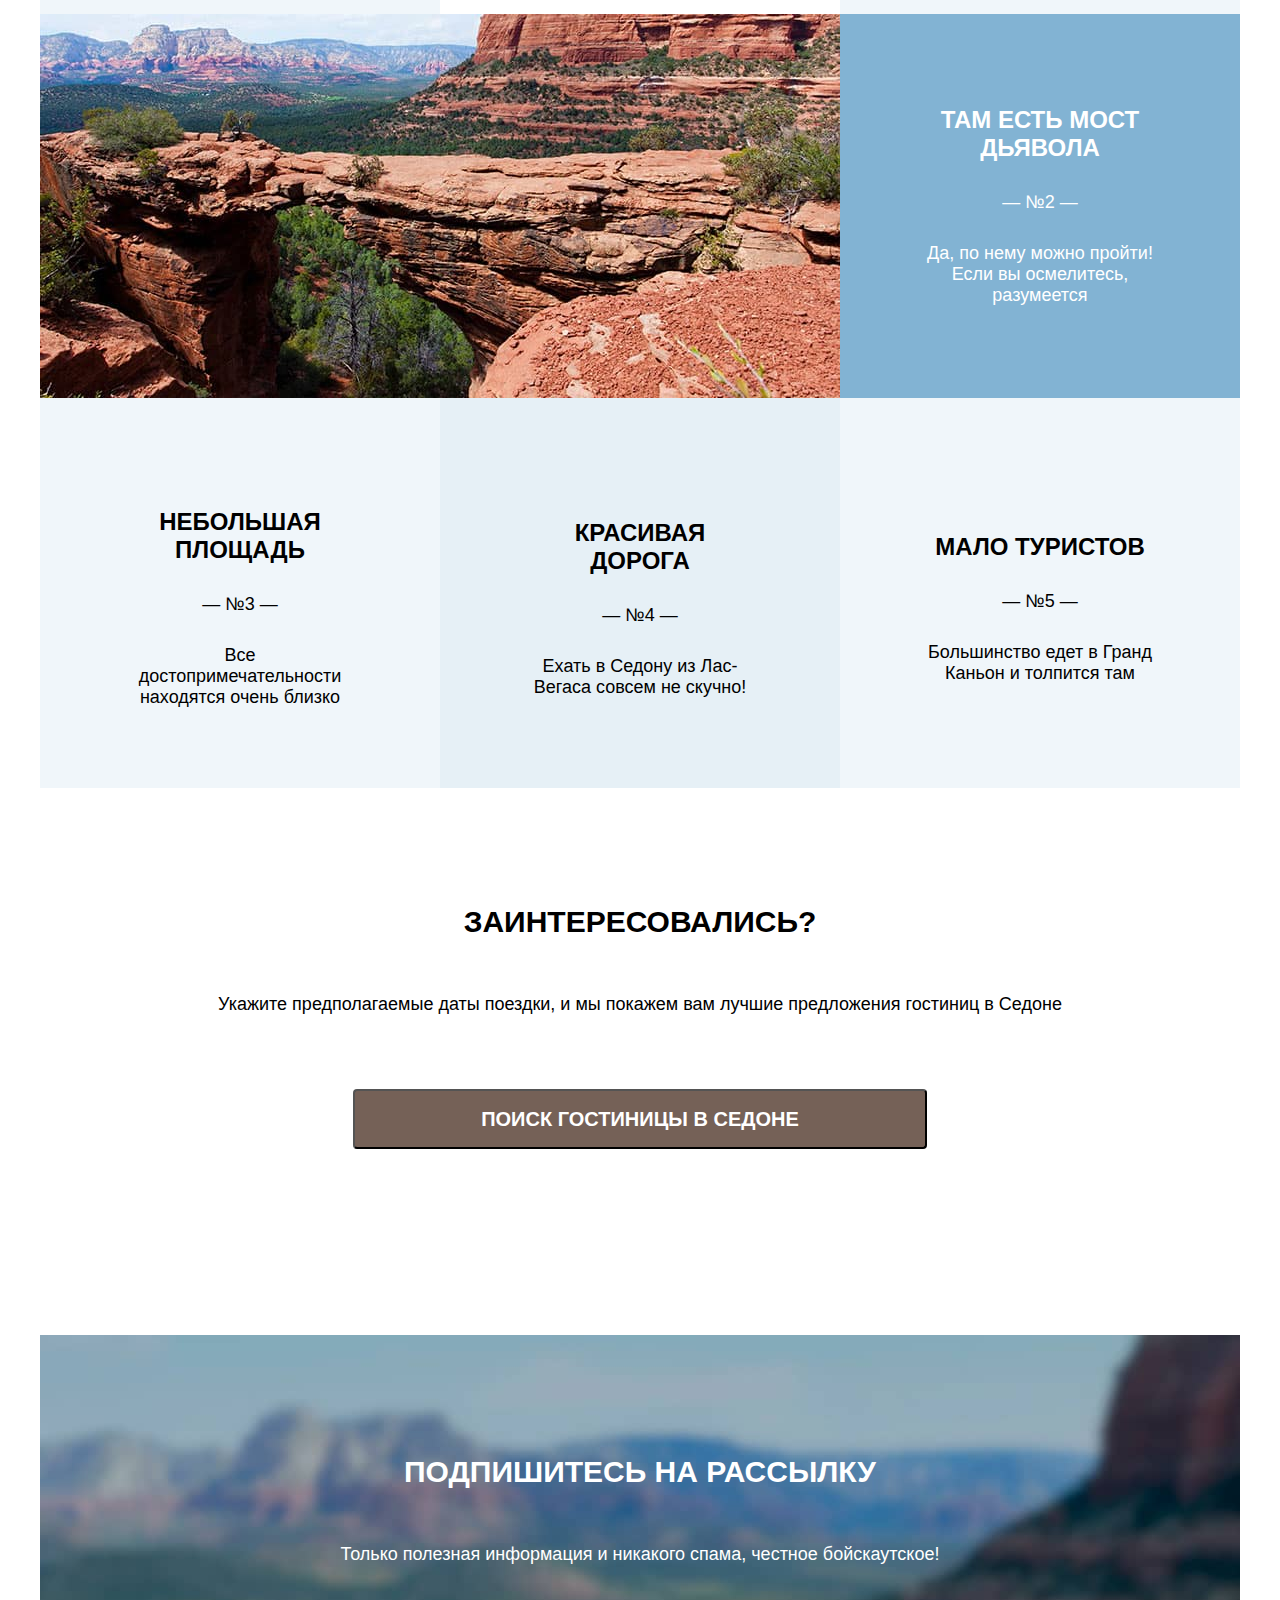
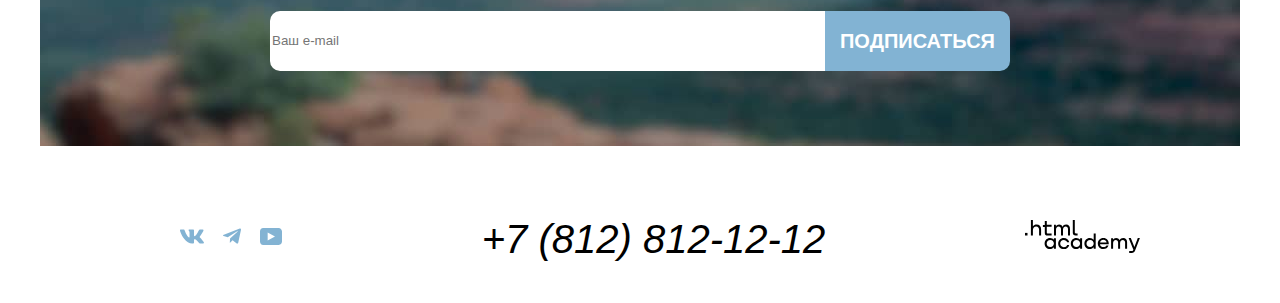
<file: 7/index.html>
<!DOCTYPE html>
<html lang="ru">
  <head>
    <meta charset="utf-8" />
    <title>HTML Academy: Седона</title>
    <link rel="stylesheet" href="styles/styles.css" />
    <base href="https://htmlacademy-htmlcss.github.io/2039507-sedona-34/7/">
</head>

  <div class="wrapper">
    <body>
      <!-- Шапка -->

      <header class="page-header">
        <nav class="navigation">
          <a class="page-header-logo">
            <img alt="sedona logo" src="images/header/logo.svg" />
          </a>

          <ul class="navigation-list">
            <li class="navigation-item">
              <a
                class="navigation-link navigation-link-current"
                href="index.html"
              >
                Главная
              </a>
            </li>
            <li class="navigation-item">
              <a class="navigation-link" href="#">О Седоне</a>
            </li>
            <li class="navigation-item">
              <a class="navigation-link" href="catalog.html">Гостиницы</a>
            </li>
          </ul>

          <ul class="navigation-user">
            <li class="navigation-item">
              <a class="navigation-link" href="#">
                <span class="visually-hidden"> Поиск </span>
                <img src="images/header/search.svg" alt="search" />
              </a>
            </li>
            <li class="navigation-item">
              <a class="navigation-link" href="#">
                <span class="visually-hidden"> Избранное </span>
                <img src="images/header/favorite.svg" alt="favorite" />
              </a>
            </li>
            <li class="navigation-item">
              <a class="navigation-link" href="#">
                <span class="visually-hidden">кнопка "Хочу сюда! </span>
                <button type="button" class="button-push">Хочу сюда!</button>
              </a>
            </li>
          </ul>
        </nav>
      </header>

      <main class="main-container main-index">
        <section class="greeting">
          <h1 class="visually-hidden">Sedona</h1>
          <img class="greeting-image" src="images/index/welcome.svg" />
        </section>
        <section class="description-advantages">
          <h2 class="greeting-title">
            Седона — небольшой городок в Аризоне,<br />
            заслуживающий большего!
          </h2>
          <p class="greeting-paragraph">
            Рассмотрим 5 причин, по которым Седона круче, чем Гранд-Каньон!
          </p>
        </section>

        <!-- Преимущества -->

        <section class="advantages">
          <ol class="advantages-list">
            <li>
              <div class="first-block">
                <div class="block-1">
                  <h3>Настоящий городок</h3>
                  <span>— №1 —</span>
                  <p class="advantages-paragraph">
                    Седона — не аттракцион для туристов, там течёт своя жизнь
                  </p>
                </div>

                <img
                  class="first-block-image"
                  src="images/index/list-photo-1.jpg"
                  alt="view of Sedona"
                />
              </div>

              <ul class="advantages-unordered-list">
                <li class="advantages-unordered-list-item">
                  <div class="wrapper-item">
                    <img
                      class="advantages-item-icon"
                      src="./images/icons/home-icon.svg"
                    />
                    <h3 class="advantages-title">Жильё</h3>
                    <p class="advantages-paragraph">
                      Рекомендуем пожить в настоящем мотеле, всё как в кино!
                    </p>
                  </div>
                </li>
                <li class="advantages-unordered-list-item">
                  <div class="wrapper-item">
                    <img
                      class="advantages-item-icon"
                      src="./images/icons/burger-icon.svg"
                    />
                    <h3 class="advantages-title">Еда</h3>
                    <p class="advantages-paragraph">
                      Всегда заказывайте топовый фирменный бургер, вы не
                      разочаруетесь!
                    </p>
                  </div>
                </li>
                <li class="advantages-unordered-list-item">
                  <div class="wrapper-item">
                    <img
                      class="advantages-item-icon"
                      src="./images/icons/gift-icon.svg"
                    />
                    <h3 class="advantages-title">Сувениры</h3>
                    <p class="advantages-paragraph">
                      Не только китайского, но и настоящего местного
                      производства!
                    </p>
                  </div>
                </li>
              </ul>
            </li>
            <li>
              <div class="second-block">
                <div class="block-2">
                  <h3>Там есть мост дьявола</h3>
                  <span>— №2 —</span>
                  <p class="advantages-paragraph">
                    Да, по нему можно пройти! Если вы осмелитесь, разумеется
                  </p>
                </div>
                <div class="second-block-image">
                  <img
                    class="bridge-image"
                    src="images/index/list-photo-2.jpg"
                    width="800"
                    height="384"
                    alt="view bridge of death"
                  />
                </div>
              </div>

              <ul class="last-block">
                <li class="advantages-unordered-list-item">
                  <div class="wrapper-item">
                    <h3 class="advantages-title">Небольшая площадь</h3>
                    <span>— №3 —</span>
                    <p class="advantages-paragraph">
                      Все достопримечательности находятся очень близко
                    </p>
                  </div>
                </li>
                <li class="advantages-unordered-list-item">
                  <div class="wrapper-item">
                    <h3 class="advantages-title">Красивая дорога</h3>
                    <span>— №4 —</span>
                    <p class="advantages-paragraph">
                      Ехать в Седону из Лас-Вегаса совсем не скучно!
                    </p>
                  </div>
                </li>
                <li class="advantages-unordered-list-item">
                  <div class="wrapper-item">
                    <h3 class="advantages-title">Мало туристов</h3>
                    <span>— №5 —</span>
                    <p class="advantages-paragraph">
                      Большинство едет в Гранд Каньон и толпится там
                    </p>
                  </div>
                </li>
              </ul>
            </li>
          </ol>
        </section>

        <section class="search-hotel">
          <h2 class="search-hotel-title">Заинтересовались?</h2>
          <p>
            Укажите предполагаемые даты поездки, и мы покажем вам лучшие
            предложения гостиниц в Седоне
          </p>
          <a class="search-hotel-link" href="catalog.html">
            <button class="button-search">Поиск гостиницы в седоне</button>
          </a>
        </section>

        <!--Подпишись-->

        <section class="subscribe">
          <h2 class="subscribe-title">Подпишитесь на рассылку</h2>
          <p>
            Только полезная информация и никакого спама, честное бойскаутское!
          </p>
          <form
            class="subscribe-form"
            action="https://echo.htmlacademy.ru/"
            method="post"
          >
            <label class="subscribe-label" for="newsletter-email"></label>
            <input class="input-field" type="email" placeholder="Ваш e-mail" />
            <button
              class="button-news-letter"
              type="submit"
              name="newsletter-email"
              id="newsletter-email"
            >
              Подписаться
            </button>
          </form>
        </section>
      </main>

      <!--Подвал-->

      <footer class="page-footer">
        <section class="footer-contacts">
          <h2 class="visually-hidden">Контакты</h2>
          <ul class="footer-social-list">
            <li class="footer-social-item">
              <a class="button" href="#">
                <span class="visually-hidden">VK</span>
                <img src="images/footer/vk.svg" alt="vk logo" />
              </a>
            </li>
            <li class="footer-social-item">
              <a class="button" href="#">
                <span class="visually-hidden">Telegram</span>
                <img src="images/footer/telegram.svg" alt="telegram logo" />
              </a>
            </li>
            <li class="footer-social-item">
              <a class="button" href="#">
                <span class="visually-hidden">YouTube</span>
                <img src="images/footer/youtube.svg" alt="youtube logo" />
              </a>
            </li>
          </ul>
        </section>
        <section class="phone">
          <address>
            <a class="page-footer-address-phone" href="tel:+7(812)812-12-12"
              >+7 (812) 812-12-12</a
            >
          </address>
        </section>
        <section class="footer-logo">
          <a href="https://www.htmlacademy.ru">
            <img
              class="footer-contacts-logo"
              src="images/footer/HTML-Academy-logo.svg"
              alt="htmlacademy logo"
            />
          </a>
        </section>
      </footer>
    </body>
  </div>
</html>
</file>
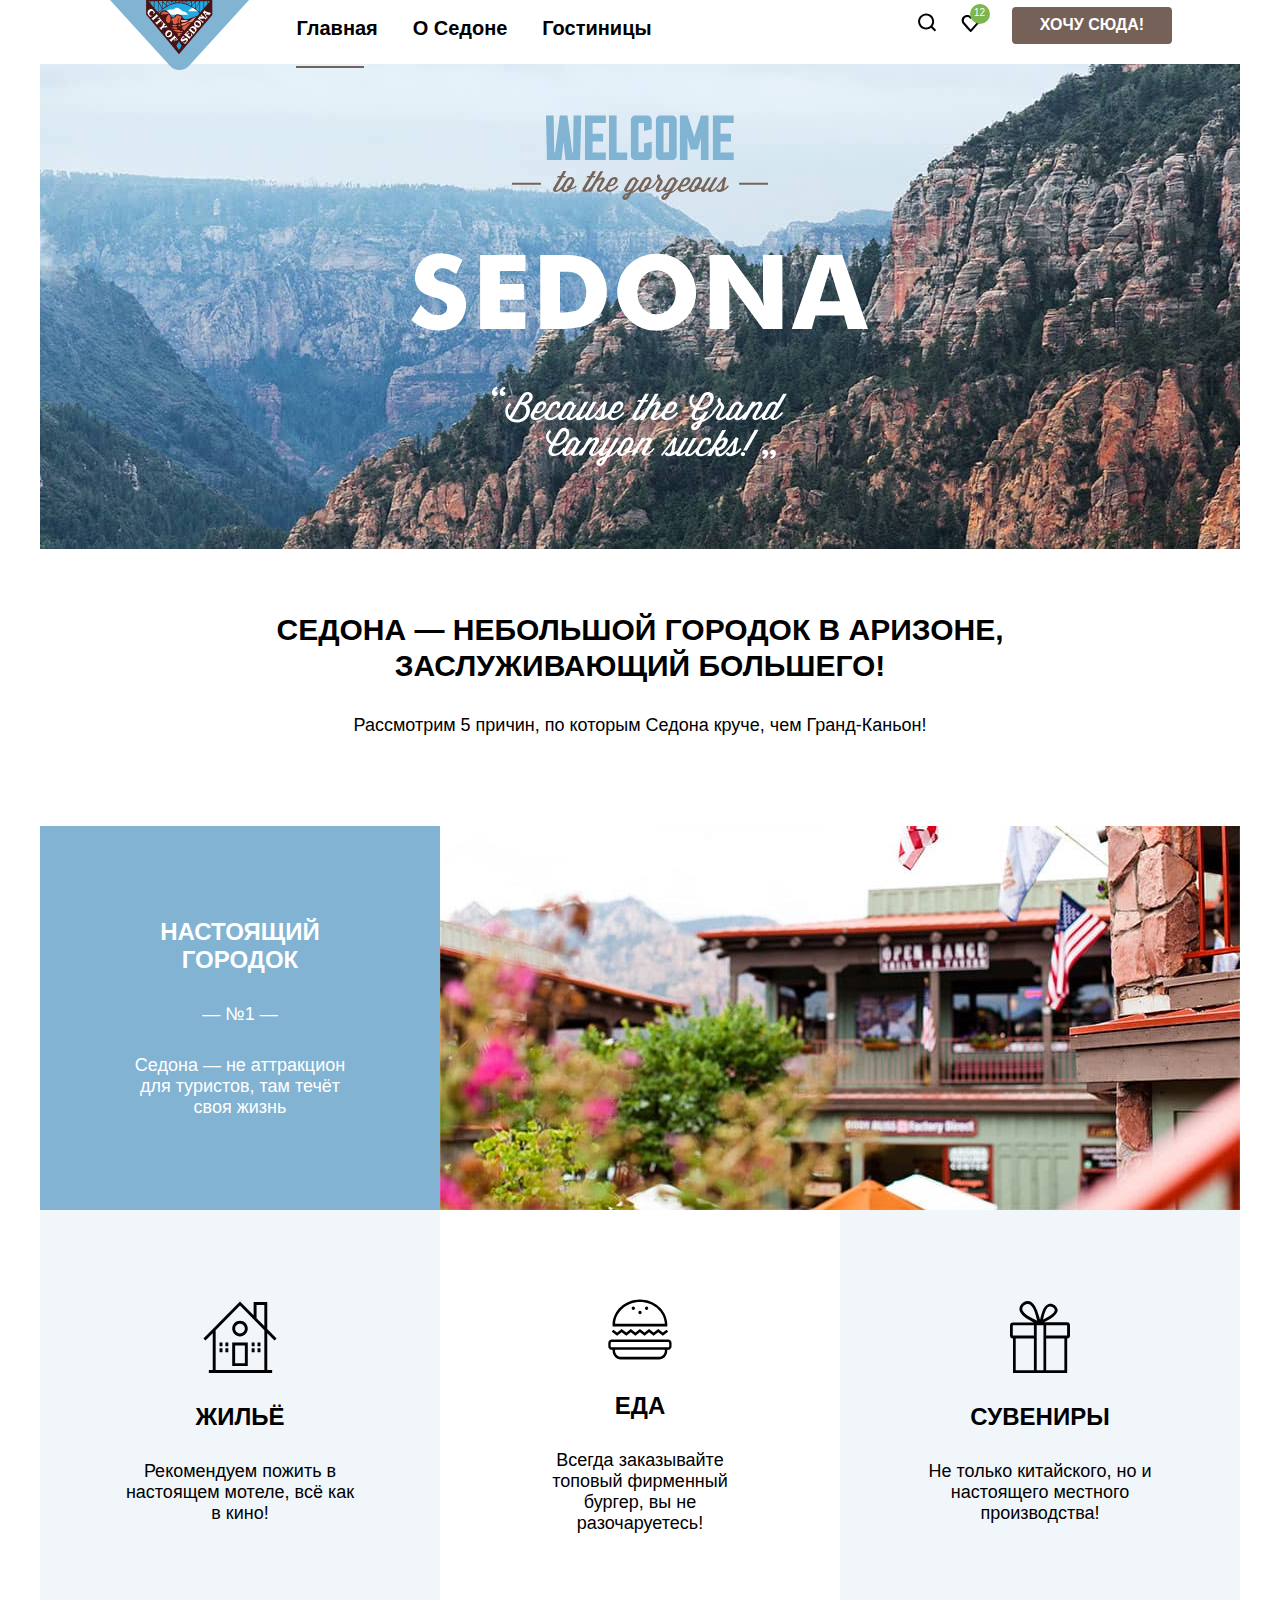
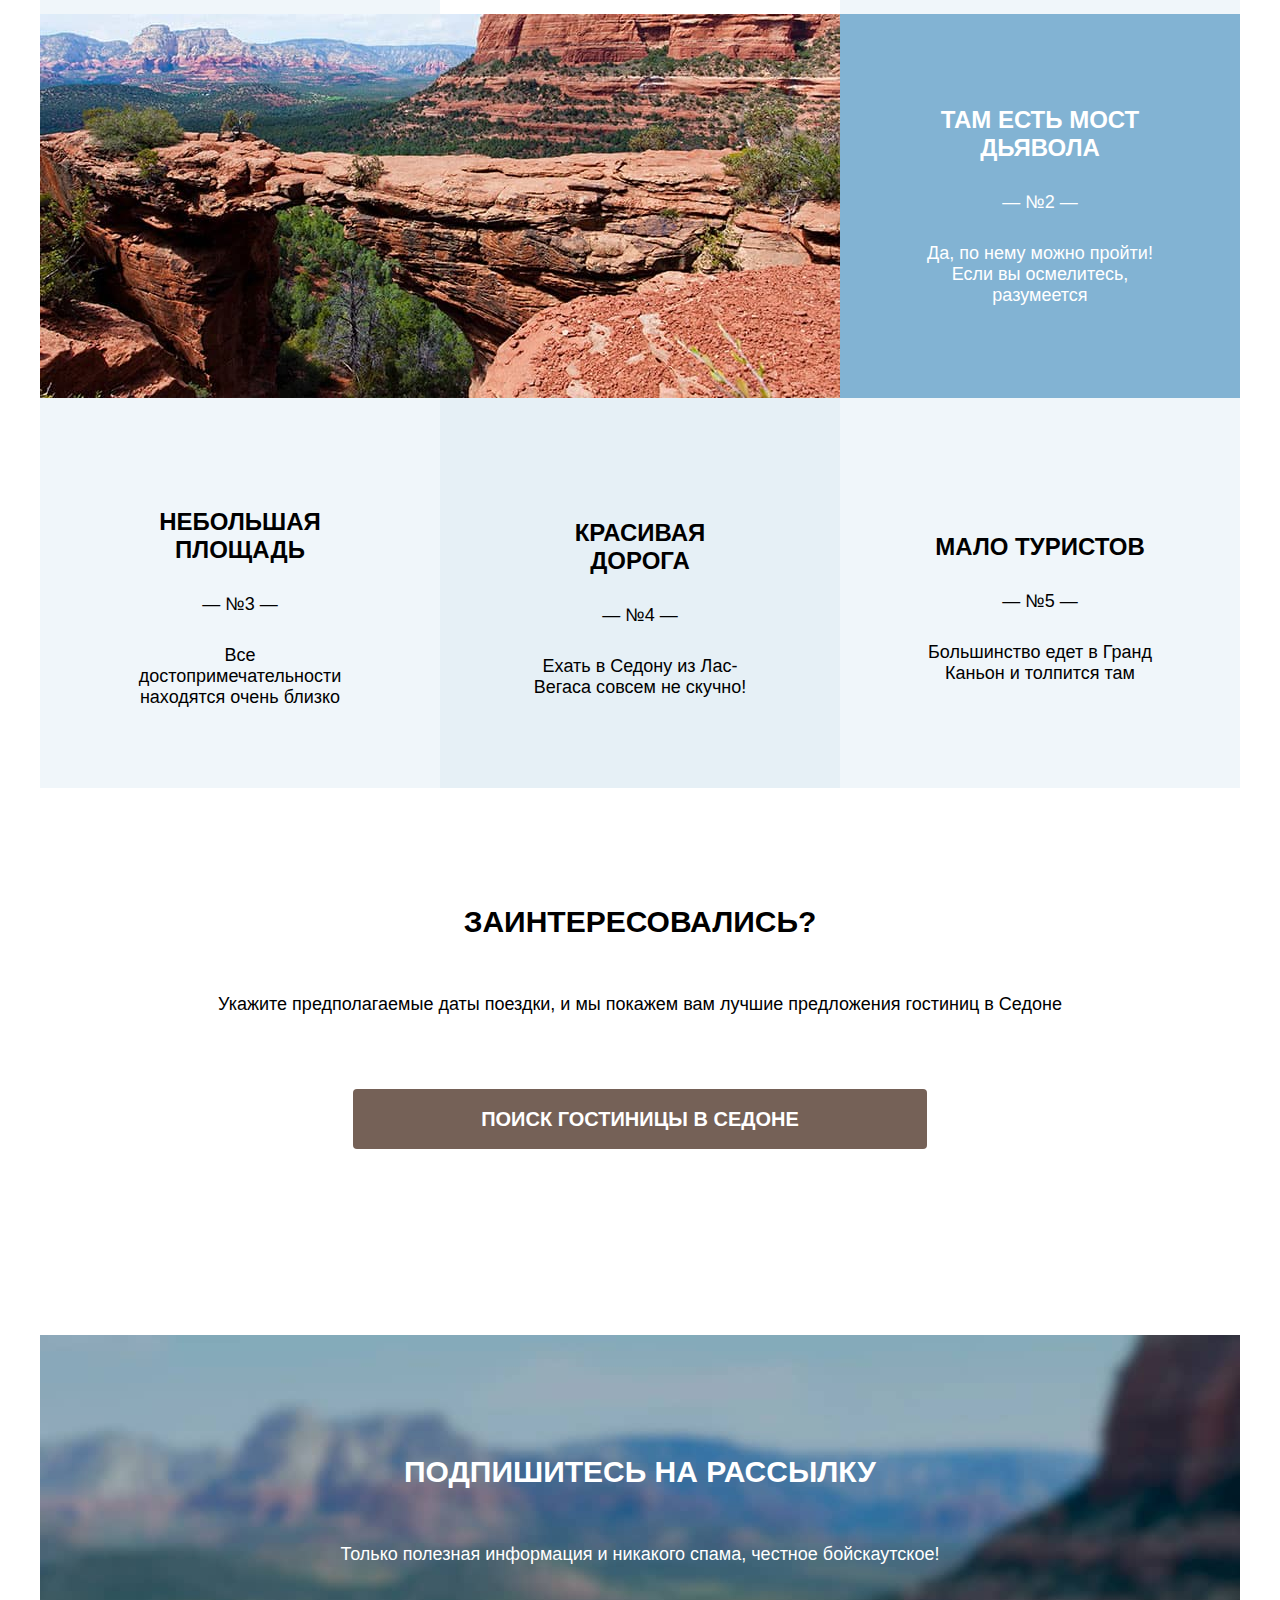
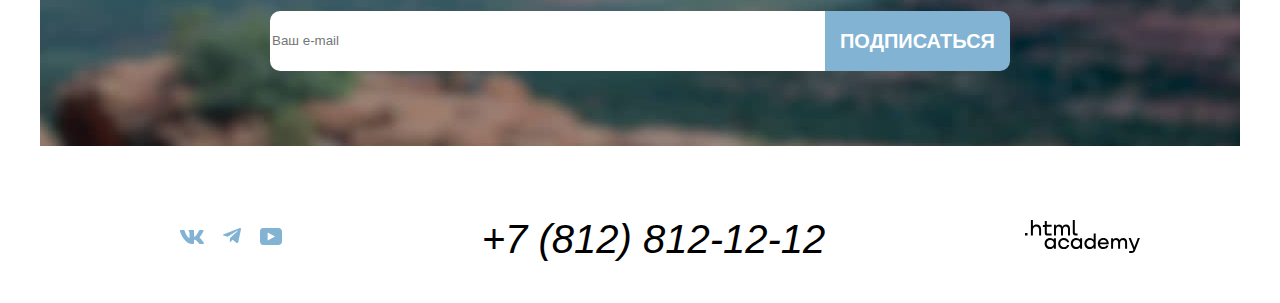
<file: 8/index.html>
<!DOCTYPE html>
<html lang="ru">
  <head>
    <meta charset="utf-8" />
    <title>HTML Academy: Седона</title>
    <link rel="stylesheet" href="styles/styles.css" />
    <base href="https://htmlacademy-htmlcss.github.io/2039507-sedona-34/8/">
</head>

  <div class="wrapper">
    <body>
      <!-- Шапка -->

      <header class="page-header">
        <nav class="navigation">
          <a class="page-header-logo">
            <img alt="sedona logo" src="images/header/logo.svg" />
          </a>

          <ul class="navigation-list">
            <li class="navigation-item">
              <a
                class="navigation-link navigation-link-current"
                href="index.html"
              >
                Главная
              </a>
            </li>
            <li class="navigation-item">
              <a class="navigation-link" href="#">О Седоне</a>
            </li>
            <li class="navigation-item">
              <a class="navigation-link" href="catalog.html">Гостиницы</a>
            </li>
          </ul>

          <ul class="navigation-user">
            <li class="navigation-item">
              <a class="navigation-link" href="#">
                <span class="visually-hidden"> Поиск </span>
                <svg width="19"
                  aria-hidden="true"
                  focusable="false"
                  height="19"
                  viewBox="0 0 19 19"
                  fill="none"
                  xmlns="http://www.w3.org/2000/svg">
                  <path d="m18.159 17.05-3.711-3.7c1.003-1.3 1.705-3 1.705-4.9 0-4.4-3.61-8-8.023-8C3.718.45.107 4.15.107 8.55c0 4.4 3.61 8 8.023 8 1.805 0 3.51-.6 4.914-1.7l3.71 3.7 1.404-1.5ZM8.13 14.55c-3.31 0-6.017-2.7-6.017-6s2.708-6 6.017-6c3.31 0 6.017 2.7 6.017 6s-2.707 6-6.017 6Z"
                  fill="#000"/>
                </svg>
              </a>
            </li>
            <li class="navigation-item">
              <a class="navigation-link" href="#">
                <span class="visually-hidden"> Избранное </span>
                <svg width="19"
                  aria-hidden="true"
                  focusing="false"
                  height="17"
                  viewBox="0 0 19 17"
                  fill="none"
                  xmlns="http://www.w3.org/2000/svg">
                  <path d="M9.577 17c-.301 0-.602-.1-.803-.4-5.415-6.1-6.719-7.5-7.02-7.9C1.052 7.8.651 6.6.651 5.4c0-3 2.407-5.4 5.516-5.4 1.304 0 2.507.5 3.51 1.3C10.68.5 11.983 0 13.187 0c3.008 0 5.516 2.4 5.516 5.4 0 1.3-.502 2.5-1.304 3.4l-7.02 7.9c-.2.2-.401.3-.802.3ZM3.56 7.5c.3.4 3.51 4 6.117 6.9l6.218-7c.5-.5.701-1.2.701-2 0-1.8-1.504-3.3-3.309-3.3-1.003 0-2.006.5-2.708 1.3-.3.3-.601.4-.902.4-.3 0-.602-.2-.802-.4-.702-.8-1.705-1.3-2.708-1.3-1.805 0-3.31 1.5-3.31 3.3-.1.9.301 1.6.703 2.1-.1 0-.1 0 0 0Z"
                  fill="#000"/>
                </svg>
                <span class="click-counter"></span>
                <span class="click-counter-current-value">12</span>
              </a>
            </li>
            <li class="navigation-item">
                <span class="visually-hidden">кнопка "Хочу сюда! </span>
                <button type="button" class="navigation-link navigation-user-button">Хочу сюда!</button>
              </a>
            </li>
          </ul>
        </nav>
      </header>

      <main class="main-container main-index">
        <section class="greeting">
          <h1 class="visually-hidden">Sedona</h1>
          <img class="greeting-image" src="images/index/welcome.svg" />
        </section>
        <section class="description-advantages">
          <h2 class="greeting-title">
            Седона — небольшой городок в Аризоне,<br />
            заслуживающий большего!
          </h2>
          <p class="greeting-paragraph">
            Рассмотрим 5 причин, по которым Седона круче, чем Гранд-Каньон!
          </p>
        </section>

        <!-- Преимущества -->

        <section class="advantages">
          <ol class="advantages-list">
            <li>
              <div class="first-block">
                <div class="block-1">
                  <h3>Настоящий городок</h3>
                  <span>— №1 —</span>
                  <p class="advantages-paragraph">
                    Седона — не аттракцион для туристов, там течёт своя жизнь
                  </p>
                </div>

                <img
                  class="first-block-image"
                  src="images/index/list-photo-1.jpg"
                  alt="view of Sedona"
                />
              </div>

              <ul class="advantages-unordered-list">
                <li class="advantages-unordered-list-item">
                  <div class="wrapper-item">
                    <img
                      class="advantages-item-icon"
                      src="./images/icons/home-icon.svg"
                    />
                    <h3 class="advantages-title">Жильё</h3>
                    <p class="advantages-paragraph">
                      Рекомендуем пожить в настоящем мотеле, всё как в кино!
                    </p>
                  </div>
                </li>
                <li class="advantages-unordered-list-item">
                  <div class="wrapper-item">
                    <img
                      class="advantages-item-icon"
                      src="./images/icons/burger-icon.svg"
                    />
                    <h3 class="advantages-title">Еда</h3>
                    <p class="advantages-paragraph">
                      Всегда заказывайте топовый фирменный бургер, вы не
                      разочаруетесь!
                    </p>
                  </div>
                </li>
                <li class="advantages-unordered-list-item">
                  <div class="wrapper-item">
                    <img
                      class="advantages-item-icon"
                      src="./images/icons/gift-icon.svg"
                    />
                    <h3 class="advantages-title">Сувениры</h3>
                    <p class="advantages-paragraph">
                      Не только китайского, но и настоящего местного
                      производства!
                    </p>
                  </div>
                </li>
              </ul>
            </li>
            <li>
              <div class="second-block">
                <div class="block-2">
                  <h3>Там есть мост дьявола</h3>
                  <span>— №2 —</span>
                  <p class="advantages-paragraph">
                    Да, по нему можно пройти! Если вы осмелитесь, разумеется
                  </p>
                </div>
                <div class="second-block-image">
                  <img
                    class="bridge-image"
                    src="images/index/list-photo-2.jpg"
                    width="800"
                    height="384"
                    alt="view bridge of death"
                  />
                </div>
              </div>

              <ul class="last-block">
                <li class="advantages-unordered-list-item">
                  <div class="wrapper-item">
                    <h3 class="advantages-title">Небольшая площадь</h3>
                    <span>— №3 —</span>
                    <p class="advantages-paragraph">
                      Все достопримечательности находятся очень близко
                    </p>
                  </div>
                </li>
                <li class="advantages-unordered-list-item">
                  <div class="wrapper-item">
                    <h3 class="advantages-title">Красивая дорога</h3>
                    <span>— №4 —</span>
                    <p class="advantages-paragraph">
                      Ехать в Седону из Лас-Вегаса совсем не скучно!
                    </p>
                  </div>
                </li>
                <li class="advantages-unordered-list-item">
                  <div class="wrapper-item">
                    <h3 class="advantages-title">Мало туристов</h3>
                    <span>— №5 —</span>
                    <p class="advantages-paragraph">
                      Большинство едет в Гранд Каньон и толпится там
                    </p>
                  </div>
                </li>
              </ul>
            </li>
          </ol>
        </section>

        <section class="search-hotel">
          <h2 class="search-hotel-title">Заинтересовались?</h2>
          <p>
            Укажите предполагаемые даты поездки, и мы покажем вам лучшие
            предложения гостиниц в Седоне
          </p>
          <a class="search-hotel-link" href="catalog.html">
            <button class="button-search">Поиск гостиницы в седоне</button>
          </a>
        </section>

        <!--Подпишись-->

        <section class="subscribe">
          <h2 class="subscribe-title">Подпишитесь на рассылку</h2>
          <p>
            Только полезная информация и никакого спама, честное бойскаутское!
          </p>
          <form
            class="subscribe-form"
            action="https://echo.htmlacademy.ru/"
            method="post"
          >
            <label class="subscribe-label" for="newsletter-email"></label>
            <input class="input-field" type="email" placeholder="Ваш e-mail" />
            <button
              class="button-news-letter"
              type="submit"
              name="newsletter-email"
              id="newsletter-email"
            >
              Подписаться
            </button>
          </form>
        </section>
      </main>

      <!--Подвал-->

      <footer class="page-footer">
        <section class="footer-contacts">
          <h2 class="visually-hidden">Контакты</h2>
          <ul class="footer-social-list">
            <li class="footer-social-item">
              <a class="button" href="#">
                <svg
                  aria-hidden="true"
                  focusable="false"
                  width="24"
                  height="14"
                  viewBox="0 0 24 14"
                  fill="none"
                  xmlns="http://www.w3.org/2000/svg"
                >
                  <path
                    fill-rule="evenodd"
                    clip-rule="evenodd"
                    d="M23.45.948c.166-.546 0-.948-.795-.948H20.03c-.668 0-.976.347-1.143.73 0 0-1.335 3.196-3.226 5.272-.612.602-.89.793-1.224.793-.167 0-.418-.191-.418-.738V.948c0-.656-.184-.948-.74-.948H9.151c-.417 0-.668.304-.668.593 0 .621.946.765 1.043 2.513v3.798c0 .833-.153.984-.487.984-.89 0-3.055-3.211-4.34-6.885C4.45.288 4.198 0 3.527 0H.9C.15 0 0 .347 0 .73c0 .682.89 4.07 4.145 8.551C6.315 12.341 9.37 14 12.153 14c1.669 0 1.875-.368 1.875-1.003v-2.313c0-.737.158-.884.687-.884.39 0 1.057.192 2.615 1.667C19.11 13.216 19.403 14 20.405 14h2.625c.75 0 1.126-.368.91-1.096-.238-.724-1.088-1.775-2.215-3.022-.612-.71-1.53-1.475-1.809-1.858-.389-.491-.278-.71 0-1.147 0 0 3.2-4.426 3.533-5.929h.001Z"
                    fill="#83B3D3"
                  />
                </svg>
              </a>
            </li>
            <li class="footer-social-item">
              <a class="button" href="#">
                <svg
                  aria-hidden="true"
                  focusable="false"
                  width="18"
                  height="16"
                  viewBox="0 0 18 16"
                  fill="none"
                  xmlns="http://www.w3.org/2000/svg"
                >
                  <path
                    d="M16.785.1.84 6.247C-.248 6.685-.24 7.292.64 7.563L4.735 8.84l9.472-5.976c.448-.273.857-.126.52.172L7.053 9.962H7.05h.002l-.283 4.22c.414 0 .597-.19.829-.413l1.988-1.934 4.136 3.055c.762.42 1.31.204 1.5-.706L17.938 1.39c.278-1.114-.425-1.619-1.153-1.29Z"
                    fill="#83B3D3"
                  />
                </svg>
              </a>
            </li>
            <li class="footer-social-item">
              <a class="button" href="#">
                <svg
                  class="footer-social-icon"
                  aria-hidden="true"
                  focusable="false"
                  width="22"
                  height="17"
                  viewBox="0 0 22 17"
                  fill="none"
                  xmlns="http://www.w3.org/2000/svg"
                >
                  <path
                    d="M18.607 0H3.174C1.314 0 0 1.594 0 3.4v10.094C0 15.406 1.313 17 3.174 17h15.652C20.468 17 22 15.406 22 13.6V3.4C21.781 1.594 20.468 0 18.607 0ZM7.662 12.537V4.463L14.995 8.5l-7.333 4.037Z"
                    fill="#83B3D3"
                  />
                </svg>
              </a>
            </li>
          </ul>
        </section>
        <section class="phone">
          <address>
            <a class="page-footer-address-phone" href="tel:+7(812)812-12-12"
              >+7 (812) 812-12-12</a
            >
          </address>
        </section>
        <section class="footer-logo">
          <a href="https://www.htmlacademy.ru">
            <svg
              class="footer-logo"
              aria-hidden="true"
              focusable="false"
              width="115"
              height="33"
              viewBox="0 0 115 33"
              fill="none"
              xmlns="http://www.w3.org/2000/svg"
            >
              <path
                d="M0 12.9v2.6h2.5v-2.6H0ZM11.6 4.5c-1.6 0-2.8.7-3.6 1.7h-.1V0h-2v15.5h2v-5.3c0-2.1 1.3-3.6 3.3-3.6 1.8 0 2.9 1.4 2.9 3.2v5.7h2V9.4c.1-3-1.8-4.9-4.5-4.9ZM26.6 4.8h-4.8V1.1h-2v3.8h-1.9v2h1.9v6c0 1.7 1 2.7 2.7 2.7h4.1v-2h-3.7c-.7 0-1.1-.4-1.1-1.1V6.8h4.8v-2ZM41.1 4.6c-1.6 0-2.9.8-3.5 2.1h-.1c-.6-1.2-1.8-2.1-3.4-2.1-1.4 0-2.5.8-3.1 1.8h-.1V4.8H29v10.6h2V10c0-2 1-3.5 2.6-3.5 1.5 0 2.4 1 2.4 2.6v6.3h2V9.8c0-2.4 1.4-3.3 2.6-3.3 1.5 0 2.4 1 2.4 2.6v6.3h2V8.9c.1-2.5-1.4-4.3-3.9-4.3ZM47.8 12.7c0 1.7 1 2.7 2.8 2.7h2v-2h-1.7c-.7 0-1.1-.4-1.1-1.1V0h-2v12.7ZM28.9 19.7c-.9-1.1-2.2-1.8-3.9-1.8-3.1 0-5.4 2.3-5.4 5.6s2.3 5.6 5.4 5.6c1.8 0 3-.8 3.8-1.9h.1v1.6h2V18.2h-2v1.5Zm-3.6 7.4c-2.2 0-3.6-1.6-3.6-3.6s1.4-3.6 3.6-3.6 3.6 1.6 3.6 3.6c0 1.9-1.4 3.6-3.6 3.6ZM44.2 22c-.5-2.4-2.6-4.1-5.4-4.1-3.4 0-5.6 2.5-5.6 5.6 0 3.1 2.2 5.6 5.6 5.6 2.8 0 4.9-1.8 5.4-4.2h-2.1c-.4 1.3-1.7 2.3-3.3 2.3-2.2 0-3.6-1.6-3.6-3.6s1.4-3.6 3.6-3.6c1.6 0 2.8 1 3.3 2.2h2.1V22ZM55.1 19.7c-.9-1.1-2.2-1.8-3.9-1.8-3.1 0-5.4 2.3-5.4 5.6s2.3 5.6 5.4 5.6c1.8 0 3-.8 3.8-1.9h.1v1.6h2V18.2h-2v1.5Zm-3.6 7.4c-2.2 0-3.6-1.6-3.6-3.6s1.4-3.6 3.6-3.6 3.6 1.6 3.6 3.6c0 1.9-1.5 3.6-3.6 3.6ZM68.7 19.8c-.9-1.1-2.2-1.9-3.9-1.9-3.1 0-5.4 2.3-5.4 5.6s2.2 5.6 5.4 5.6c1.7 0 3-.8 3.8-1.8h.1v1.5h2V13.4h-2v6.4Zm-3.6 7.3c-2.2 0-3.6-1.6-3.6-3.6s1.4-3.6 3.6-3.6 3.6 1.6 3.6 3.6c-.1 2-1.5 3.6-3.6 3.6ZM78.3 17.9c-3.3 0-5.5 2.5-5.5 5.6 0 3 2.1 5.6 5.5 5.6 2.5 0 4.5-1.3 5.2-3.6h-2.1c-.5 1-1.6 1.6-3 1.6-1.9 0-3.3-1.3-3.4-2.9h8.8c.2-3.6-2-6.3-5.5-6.3Zm0 1.9c1.7 0 3 1 3.3 2.6h-6.5c.3-1.5 1.5-2.6 3.2-2.6ZM98.2 17.9c-1.6 0-2.9.8-3.6 2h-.1c-.6-1.2-1.8-2-3.4-2-1.4 0-2.5.7-3.1 1.8v-1.5h-1.9v10.6h2v-5.4c0-2 1-3.4 2.6-3.5 1.5 0 2.4 1 2.4 2.6v6.3h2v-5.6c0-2.4 1.4-3.3 2.6-3.3 1.5 0 2.4 1 2.4 2.6v6.3h2v-6.5c.1-2.6-1.4-4.4-3.9-4.4ZM109.4 27l-3.6-8.9h-2.2l4.8 11.6c-.3.9-.7 1.2-1.7 1.2h-2.5v2h2.5c1.8 0 2.8-.8 3.5-2.6l4.7-12.2h-2.1l-3.4 8.9Z"
                fill="#000"
              />
            </svg>
          </a>
        </section>
      </footer>
    </body>
  </div>
</html>
</file>
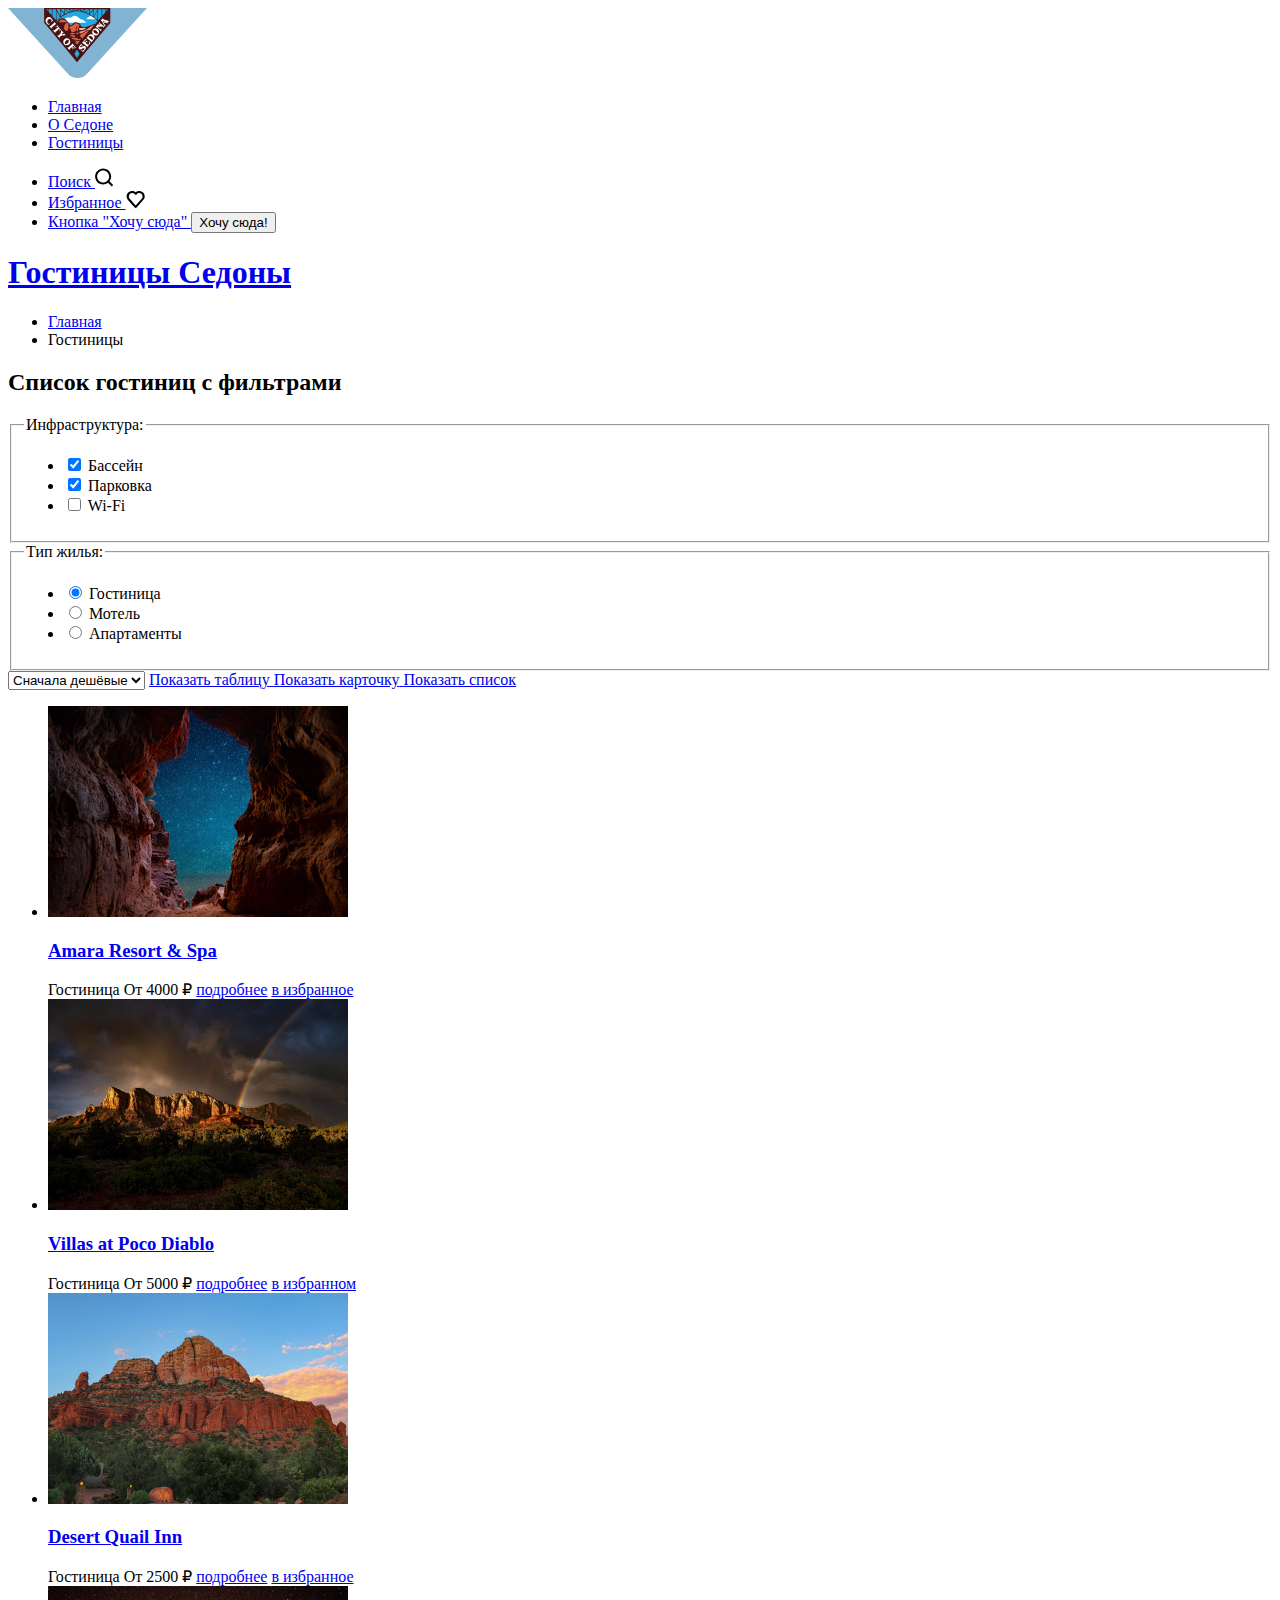
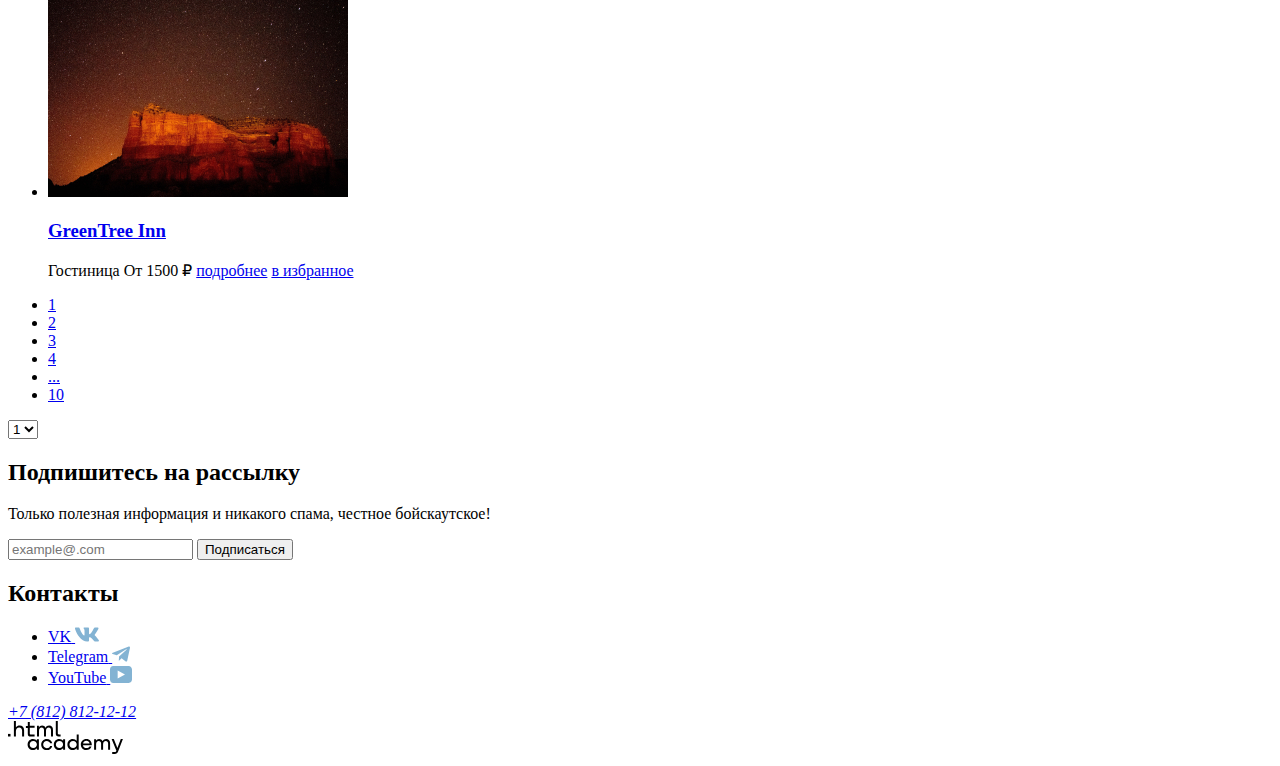
<file: 3/catalog.html>
<!DOCTYPE html>
<html lang="en">
  <head>
    <meta charset="UTF-8" />
    <meta http-equiv="X-UA-Compatible" content="IE=edge" />
    <meta name="viewport" content="width=device-width, initial-scale=1.0" />
    <title>catalog Седона</title>
    <base href="https://htmlacademy-htmlcss.github.io/2039507-sedona-34/3/">
</head>

  <body>
    <header class="inner-header">
      <a href="index.html">
        <img class="inner-header-logo"
        src="images/header/logo.svg"
        alt="logo sedona" />
      </a>
      <nav class="navigation">
        <ul class="navigation-list">
          <li class="navigation-item">
            <a class="navigation-link" href="index.html">
              Главная
            </a>
          </li>
          <li class="navigation-item">
            <a class="navigation-link" href="#"> О Седоне </a>
          </li>
          <li class="navigation-item">
            <a class="navigation-link navigation-link-current" href="#"> Гостиницы </a>
          </li>
        </ul>
        <ul class="navigation-user">
          <li class="navigation-item">
            <a class="navigation-link" href="#">
              <span class="visually-hidden"> Поиск </span>
              <img src="images/header/search.svg"
              alt="search">
            </a>
          </li>
          <li class="navigation-item">
            <a class="navigation-link" href="#">
              <span class="visually-hiddden"> Избранное </span>
              <img src="images/header/favorite.svg">
            </a>
          </li>
          <li class="navigation-item">
            <a class="navigation-link" href="#">
              <span class="visually-hidden"> Кнопка "Хочу сюда" </span>
              <button type="button">Хочу сюда!</button>
        </ul>

    <main class="main-inner">
     <header>
       <h1 class="inner-header-title">Гостиницы Седоны</h1>
       <ul class="breadcrumbs">
         <li class="breadcrumbs-item">
           <a class="breadcrumbs-link" href="index.html">Главная</a>
         </li>
         <li class="breadcrumbs-item" >
           <a class="breadcrumbs-link">Гостиницы</a>
         </li>
       </ul>

       <section class="catalog-products">
         <h2 class="visually-hidden">Список гостиниц с фильтрами</h2>
         <form class="catalog-filter" action="https://echo.htmlacademy.ru/" 
           method="get">
          
           <fieldset class="catalog-filter-group">
             <legend class="catalog-filter-title">Инфраструктура:</legend>
             <ul class="catalog-filter-list">
               <li class="catalog-filter-item">
                 <label class="control">
                   <input class="control-input" type="checkbox" name="Бассейн" checked>
                  Бассейн
                 </label>
               </li>
               <li class="catalog-filter-item">
                 <label class="control">
                   <input class="control-input" type="checkbox" name="Парковка" checked>
                  Парковка
                 </label>
               </li>
               <li class="catalog-filter-item">
                  <label class="control">
                    <input class="control-input" type="checkbox" name="Wi-Fi">
                  Wi-Fi
                  </label>
                </li>
             </ul>
           </fieldset>

           <fieldset class="catalog-filter-group">
             <legend class="catalog-filter-title">Тип жилья:</legend>
             <ul class="catalog-filter-list">
               <li class="catalog-filter-item">
                 <label class="control">
                   <input class="control-input" type="radio" name="housing-type" checked>
                   Гостиница
                 </label>
               </li>
               <li class="catalog-filter-item">
                 <label class="control">
                   <input class="control-input" type="radio" name="housing-type">
                   Мотель
                 </label>
               </li>
               <li class="catalog-filter-item">
                 <label class="control">
                   <input class="control-input" type="radio" name="housing-type">
                   Апартаменты
                 </label>
               </li>
             </ul>
            </fieldset>
         </form>

         <select class="select-control">
           <option value="popular">Сначала дешёвые</option>
         </select>
         <a href="#" class="button button-light">
           <span class="visially-hidden">Показать таблицу</span>
         </a>
         <a href="#" class="button button-light">
           <span class="visially-hidden">Показать карточку</span>
         </a>
         <a href="#" class="button button-light">
           <span class="visially-hidden">Показать список</span>
         </a>
  
         <div class="product-card">
         <ul>
           <li class="product-card">
              <a class="product-card-link" href="product.html">
                <img class="product-card-image"
                src="images/catalog/catalog-list/catalog-1.jpg" 
                width="300"
                height="211"
                alt="sedona photo">
                <h3 class="product-card-title">Amara Resort & Spa</h3>
              </a>
              <span class="product-card-type">Гостиница</span>
              <span class="product-price">От 4000 ₽</span>
              <a class="product-card-button-details button" href="#">подробнее</a>
              <a class="product-card-button-chosen button" href="#">в избранное</a>
           </li>

           <li class="product-card">
              <a class="product-card-link" href="product.html">
                <img class="product-card-image"
                src="images/catalog/catalog-list/catalog-2.jpg" 
                width="300"
                height="211"
                alt="sedona photo">
                <h3 class="product-card-title">Villas at Poco Diablo</h3>
              </a>
              <span class="product-card-type">Гостиница</span>
              <span class="product-price">От 5000 ₽</span>
              <a class="product-card-button-details button" href="#">подробнее</a>
              <a class="product-card-button-chosen button" href="#">в избранном</a>
           </li>

           <li class="product-card">
              <a class="product-card-link" href="product.html">
               <img class="product-card-image"
               src="images/catalog/catalog-list/catalog-3.jpg" 
               alt="sedona photo">
               <h3 class="product-card-title">Desert Quail Inn</h3>
              </a>
              <span class="product-card-type">Гостиница</span>
              <span class="product-price">От 2500 ₽</span>
              <a class="product-card-button-details button" href="#">подробнее</a>
              <a class="product-card-button-chosen button" href="#">в избранное</a>
           </li>
      

           <li class="product-card">
             <a class="product-card-link" href="product.html">
               <img class="product-card-image" 
               src="images/catalog/catalog-list/catalog-4.jpg" 
               width="300"
               height="211"
               alt="sedona photo">
               <h3 class="product-card-title">GreenTree Inn</h3>
             </a>
             <span class="product-card-type">Гостиница</span>
             <span class="product-price">От 1500 ₽</span>
             <a class="product-card-button-details button" href="#">подробнее</a>
             <a class="product-card-button-chosen button" href="#">в избранное</a>
           </li>
         </ul>

         <ul class="pagination">
           <li class="pagination-item">
             <a class="pagination-link pagination-current" href="#">1</a>
           </li>

           <li class="pagination-item">
             <a class="pagination-link " href="#">2</a>
           </li>

           <li class="pagination-item">
             <a class="pagination-link " href="#">3</a>
           </li>

           <li class="pagination-item">
             <a class="pagination-link " href="#">4</a>
           </li>

           <li class="pagination-item">
             <a class="pagination-link " href="#">...</a>
           </li>

           <li class="pagination-item">
             <a class="pagination-link " href="#">10</a>
           </li>
         </ul>

          <select class="pagination-select-control">
            <option value="1">1</option>
            <option value="2">2</option>
            <option value="3">3</option>
            <option value="4">4</option>
          </select>

          <section class="catalog-subscribe">
            <h2>Подпишитесь на рассылку</h2>
            <p>
              Только полезная информация и никакого спама, честное бойскаутское!
            </p>
            <form action="https://echo.htmlacademy.ru/" method="post">
              <label for="newsletter-email"></label>
              <input type="email" placeholder="example@.com" />
              <button
                class="button news-letter"
                type="submit"
                name="newsletter-email"
                id="newsletter-email"
              >
                Подписаться
              </button>
            </form>
          </section>
         
          <footer class="page-footer">
            <h2 class="visually-hidden">Контакты</h2>
            <ul class="footer-social-list">
              <li class="footer-social-item">
                <a class="button" href="#">
                  <span class="visually-hidden">VK</span>
                  <img src="images/footer/vk.svg"
                  alt="vk logo">
                </a>
              </li>
              <li class="footer-social-item">
                <a class="button" href="#">
                  <span class="visually-hidden">Telegram</span>
                  <img src="images/footer/telegram.svg"
                  alt="telegram logo">
                </a>
              </li>
              <li class="footer-social-item">
                <a class="button" href="#">
                  <span class="visually-hidden">YouTube</span>
                  <img src="images/footer/youtube.svg"
                  alt="youtube logo">
                </a>
              </li>
            </ul>
            <section class="phone">
              <address>
                <a class="page-footer-address-phone" href="tel:+7(812)812-12-12"
                  >+7 (812) 812-12-12</a
                >
              </address>
            </section>
            <section class="footer-logo">
              <a href="https://www.htmlacademy.ru">
                <img
                  class="footer-contacts-logo"
                  src="images/footer/HTML-Academy-logo.svg"
                  alt="html academy logo"
                />
              </a>
             </section>
          </footer>

        </section>
     </header>

     
    </main>
  </body>
</html>
</file>
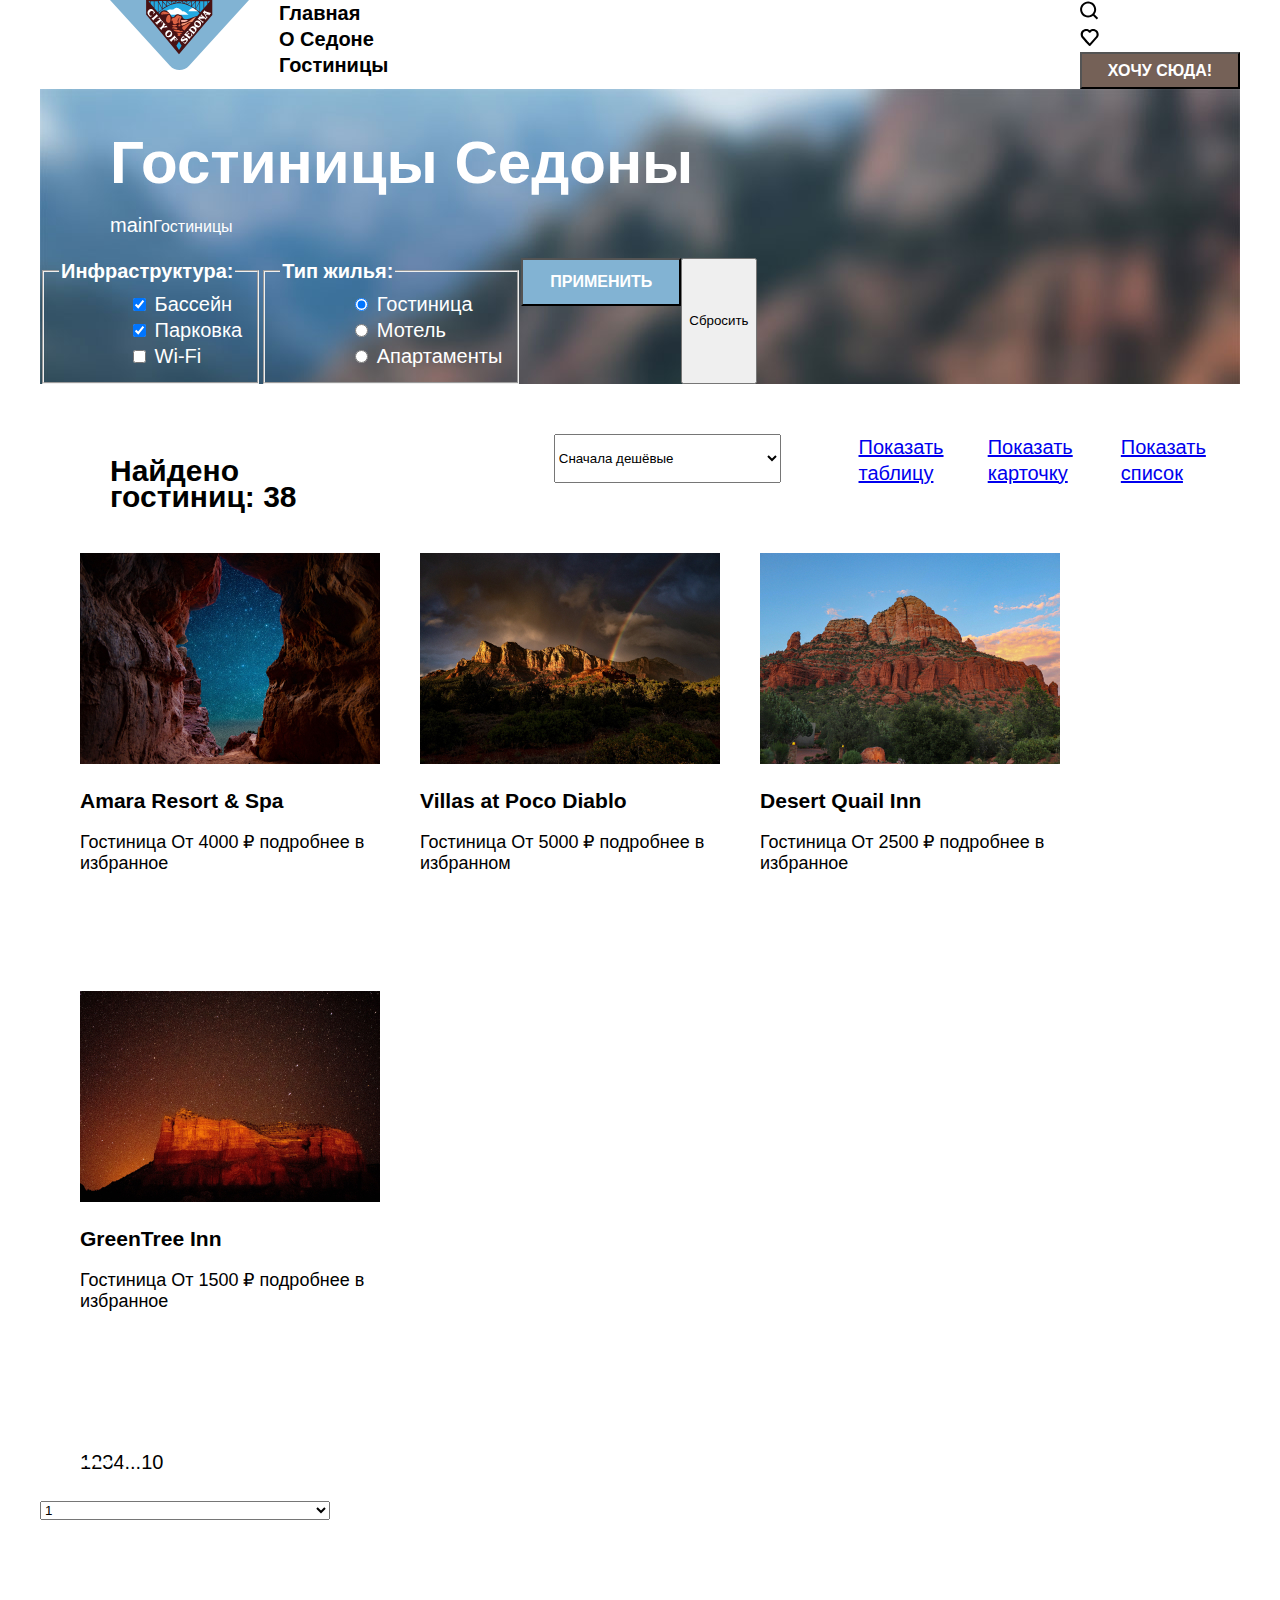
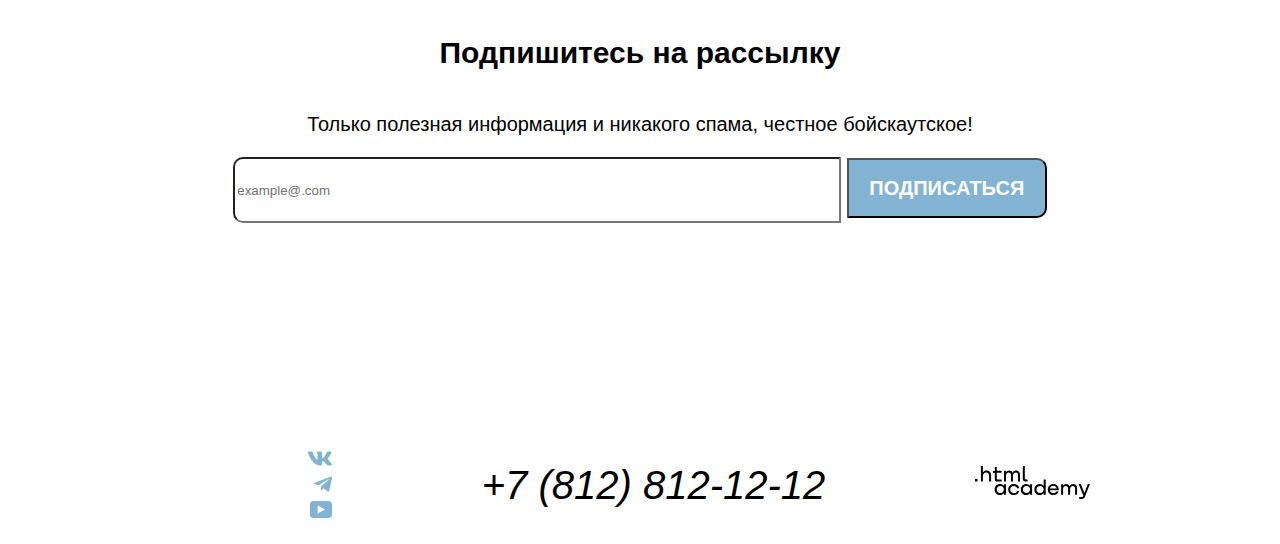
<file: 5/catalog.html>
<!DOCTYPE html>
<html lang="en">
  <head>
    <meta charset="UTF-8" />
    <meta http-equiv="X-UA-Compatible" content="IE=edge" />
    <meta name="viewport" content="width=device-width, initial-scale=1.0" />
    <title>catalog Седона</title>
    <link rel="stylesheet" href="styles/styles.css" />
    <base href="https://htmlacademy-htmlcss.github.io/2039507-sedona-34/5/">
</head>

  <div class="wrapper">

    <header class="inner-header">
      <nav class="navigation">
        <a class="page-header-logo">
          <img alt="sedona logo" src="images/header/logo.svg" />
        </a>
        <ul class="navigation-list">
          <li class="navigation-item">
            <a
              class="navigation-link navigation-link-current"
              href="index.html"
              >
              Главная
            </a>
          </li>
          <li class="navigation-item">
            <a class="navigation-link" href="#">О Седоне</a>
          </li>
          <li class="navigation-item">
            <a class="navigation-link" href="catalog.html">Гостиницы</a>
          </li>
        </ul>
        <ul class="navigation-user">
          <li class="navigation-item">
            <a class="navigation-link" href="#">
              <span class="visually-hidden"> Поиск </span>
              <img src="images/header/search.svg" alt="search" />
            </a>
          </li>
          <li class="navigation-item">
            <a class="navigation-link" href="#">
              <span class="visually-hidden"> Избранное </span>
              <img src="images/header/favorite.svg" alt="favorite" />
            </a>
          </li>
          <li class="navigation-item">
            <a class="navigation-link" href="#">
              <span class="visually-hidden">кнопка "Хочу сюда! </span>
              <button type="button" class="button-push">Хочу сюда!</button>
            </a>
          </li>
        </ul>
      </nav>
    </header>


      <body class="inner-body">
        <main class="main-inner main-container">
          <div class="page-container">

              <section class="filter">
                <header class="filter-header">
                   <h1 class="catalog-header-title">Гостиницы Седоны</h1>
                    <h2 class="visually-hidden" hidden>Список гостиниц с фильтрами</h2>
                    <ul class="breadcrumbs">
                      <li>
                        <a  class="breadcrumbs-link-main" href="index.html">main</a>
                      </li>
                      <li>
                        <a class="breadcrumbs-item" href="#">Гостиницы</a>
                      </li>
                    </ul>
                </header>

                <div class= "filter-left-group">
                  <form
                    class="catalog-filter"
                    action="https://echo.htmlacademy.ru/"
                    method="get">
                    <div class="filter-left-group">
                      <fieldset class="catalog-filter-group">
                        <legend class="catalog-filter-title">
                          Инфраструктура:
                        </legend>
                      <ul class="catalog-filter-list">
                        <li class="catalog-filter-item">
                          <label class="control">
                            <input
                              class="control-input"
                              type="checkbox"
                              name="Бассейн"
                              checked
                            />
                            Бассейн
                          </label>
                        </li>
                        <li class="catalog-filter-item">
                          <label class="control">
                            <input
                              class="control-input"
                              type="checkbox"
                              name="Парковка"
                              checked
                            />
                            Парковка
                          </label>
                        </li>
                        <li class="catalog-filter-item">
                          <label class="control">
                            <input
                              class="control-input"
                              type="checkbox"
                              name="Wi-Fi"
                            />
                            Wi-Fi
                          </label>
                        </li>
                      </ul>
                    </fieldset>


                    <fieldset class="catalog-filter-group">
                      <legend class="catalog-filter-title">Тип жилья:</legend>
                      <ul class="catalog-filter-list">
                        <li class="catalog-filter-item">
                          <label class="control">
                            <input
                              class="control-input"
                              type="radio"
                              name="housing-type"
                              checked
                            />
                           Гостиница
                          </label>
                        </li>
                        <li class="catalog-filter-item">
                          <label class="control">
                            <input
                              class="control-input"
                              type="radio"
                              name="housing-type"
                              />
                               Мотель
                          </label>
                        </li>
                        <li class="catalog-filter-item">
                          <label class="control">
                            <input
                              class="control-input"
                              type="radio"
                              name="housing-type"
                            />
                            Апартаменты
                          </label>
                        </li>
                      </ul>
                    </fieldset>
                    <button type="submit" class="button-accept">Применить</button>
                    <button type="reset" class="button-throw-off">
                      Сбросить
                    </button>
                 </form>
                </div>
              </section>

            <div class="catalog-products">

              <div class="sorting">
                <h2 class="sorting-title">Найдено гостиниц: 38</h2>
                <select class="select-control">
                  <option value="popular">Сначала дешёвые</option>
                </select>
                <div class="sorting-view">
                <a href="#" class="button button-light">
                  <span class="visially-hidden">Показать таблицу</span>
                </a>
                <a href="#" class="button button-light">
                  <span class="visially-hidden">Показать карточку</span>
                </a>
                <a href="#" class="button button-light">
                  <span class="visially-hidden">Показать список</span>
                </a>
              </div>
              </div>



            <ul class="catalog-unordered-list">

              <li class="product-card-item">
                <a class="product-card-link" href="product.html">
                  <img
                    class="product-card-image"
                    src="images/catalog/catalog-list/catalog-1.jpg"
                    width="300"
                    height="211"
                    alt="sedona photo"
                  />
                  <h3 class="product-card-title">Amara Resort & Spa</h3>
                </a>
                <span class="product-card-type">Гостиница</span>
                <span class="product-price">От 4000 ₽</span>
                <a class="product-card-button-details button" href="#"
                  >подробнее</a
                >
                <a class="product-card-button-chosen button" href="#"
                  >в избранное</a
                >
              </li>

              <li class="product-card-item">
                <a class="product-card-link" href="product.html">
                  <img
                    class="product-card-image"
                    src="images/catalog/catalog-list/catalog-2.jpg"
                    width="300"
                    height="211"
                    alt="sedona photo"
                  />
                  <h3 class="product-card-title">Villas at Poco Diablo</h3>
                </a>
                <span class="product-card-type">Гостиница</span>
                <span class="product-price">От 5000 ₽</span>
                <a class="product-card-button-details button" href="#"
                  >подробнее</a
                >
                <a class="product-card-button-chosen button" href="#"
                  >в избранном</a
                >
              </li>

              <li class="product-card-item">
                <a class="product-card-link" href="product.html">
                  <img
                    class="product-card-image"
                    src="images/catalog/catalog-list/catalog-3.jpg"
                    alt="sedona photo"
                  />
                  <h3 class="product-card-title">Desert Quail Inn</h3>
                </a>
                <span class="product-card-type">Гостиница</span>
                <span class="product-price">От 2500 ₽</span>
                <a class="product-card-button-details button" href="#"
                  >подробнее</a
                >
                <a class="product-card-button-chosen button" href="#"
                  >в избранное</a
                >
              </li>

              <li class="product-card-item">
                <a class="product-card-link" href="product.html">
                  <img
                    class="product-card-image"
                    src="images/catalog/catalog-list/catalog-4.jpg"
                    width="300"
                    height="211"
                    alt="sedona photo"
                  />
                  <h3 class="product-card-title">GreenTree Inn</h3>
                </a>
                <span class="product-card-type">Гостиница</span>
                <span class="product-price">От 1500 ₽</span>
                <a class="product-card-button-details button" href="#"
                  >подробнее</a
                >
                <a class="product-card-button-chosen button" href="#"
                  >в избранное</a
                >
              </li>
            </ul>
            </div>

            <ul class="pagination">
            <li class="pagination-item">
              <a class="pagination-link pagination-current" href="#">1</a>
            </li>

            <li class="pagination-item">
              <a class="pagination-link" href="#">2</a>
            </li>

            <li class="pagination-item">
              <a class="pagination-link" href="#">3</a>
            </li>

            <li class="pagination-item">
              <a class="pagination-link" href="#">4</a>
            </li>

            <li class="pagination-item">
              <a class="pagination-link" href="#">...</a>
            </li>

            <li class="pagination-item">
              <a class="pagination-link" href="#">10</a>
            </li>
            </ul>

            <select class="pagination-select-control">
            <option value="1">1</option>
            <option value="2">2</option>
            <option value="3">3</option>
            <option value="4">4</option>
            </select>

            <section class="subscribe-catalog">
            <h2 class="header">Подпишитесь на рассылку</h2>
            <p>
              Только полезная информация и никакого спама, честное бойскаутское!
            </p>
            <form action="https://echo.htmlacademy.ru/" method="post">
              <label for="newsletter-email"></label>
              <input
                class="subscribe-form"
                type="email"
                placeholder="example@.com"
              />
              <button
                class="button-news-letter"
                type="submit"
                name="newsletter-email"
                id="newsletter-email"
              >
                Подписаться
              </button>
            </form>
          </div>
          </section>

          <footer class="page-footer">
            <div class="page-footer-container">
              <section class="footer-contacts">
                <h2 class="visually-hidden">Контакты</h2>
                <ul class="footer-social-list">
                  <li class="footer-social-item">
                    <a class="button" href="#">
                      <span class="visually-hidden">VK</span>
                      <img src="images/footer/vk.svg" alt="vk logo" />
                    </a>
                  </li>
                  <li class="footer-social-item">
                    <a class="button" href="#">
                      <span class="visually-hidden">Telegram</span>
                      <img src="images/footer/telegram.svg" alt="telegram logo" />
                    </a>
                  </li>
                  <li class="footer-social-item">
                    <a class="button" href="#">
                      <span class="visually-hidden">YouTube</span>
                      <img src="images/footer/youtube.svg" alt="youtube logo" />
                    </a>
                  </li>
                </ul>
              </section>
                <section class="phone">
                  <address>
                    <a
                      class="page-footer-address-phone"
                      href="tel:+7(812)812-12-12"
                      >+7 (812) 812-12-12</a
                      >
                  </address>
                </section>
                <section class="footer-logo">
                  <a href="https://www.htmlacademy.ru">
                    <img
                      class="footer-contacts-logo"
                      src="images/footer/HTML-Academy-logo.svg"
                      alt="html academy logo"
                    />
                  </a>
                </section>
              </div>
            </footer>
          </section>
        </main>
      </body>
  </div>
</html>
</file>
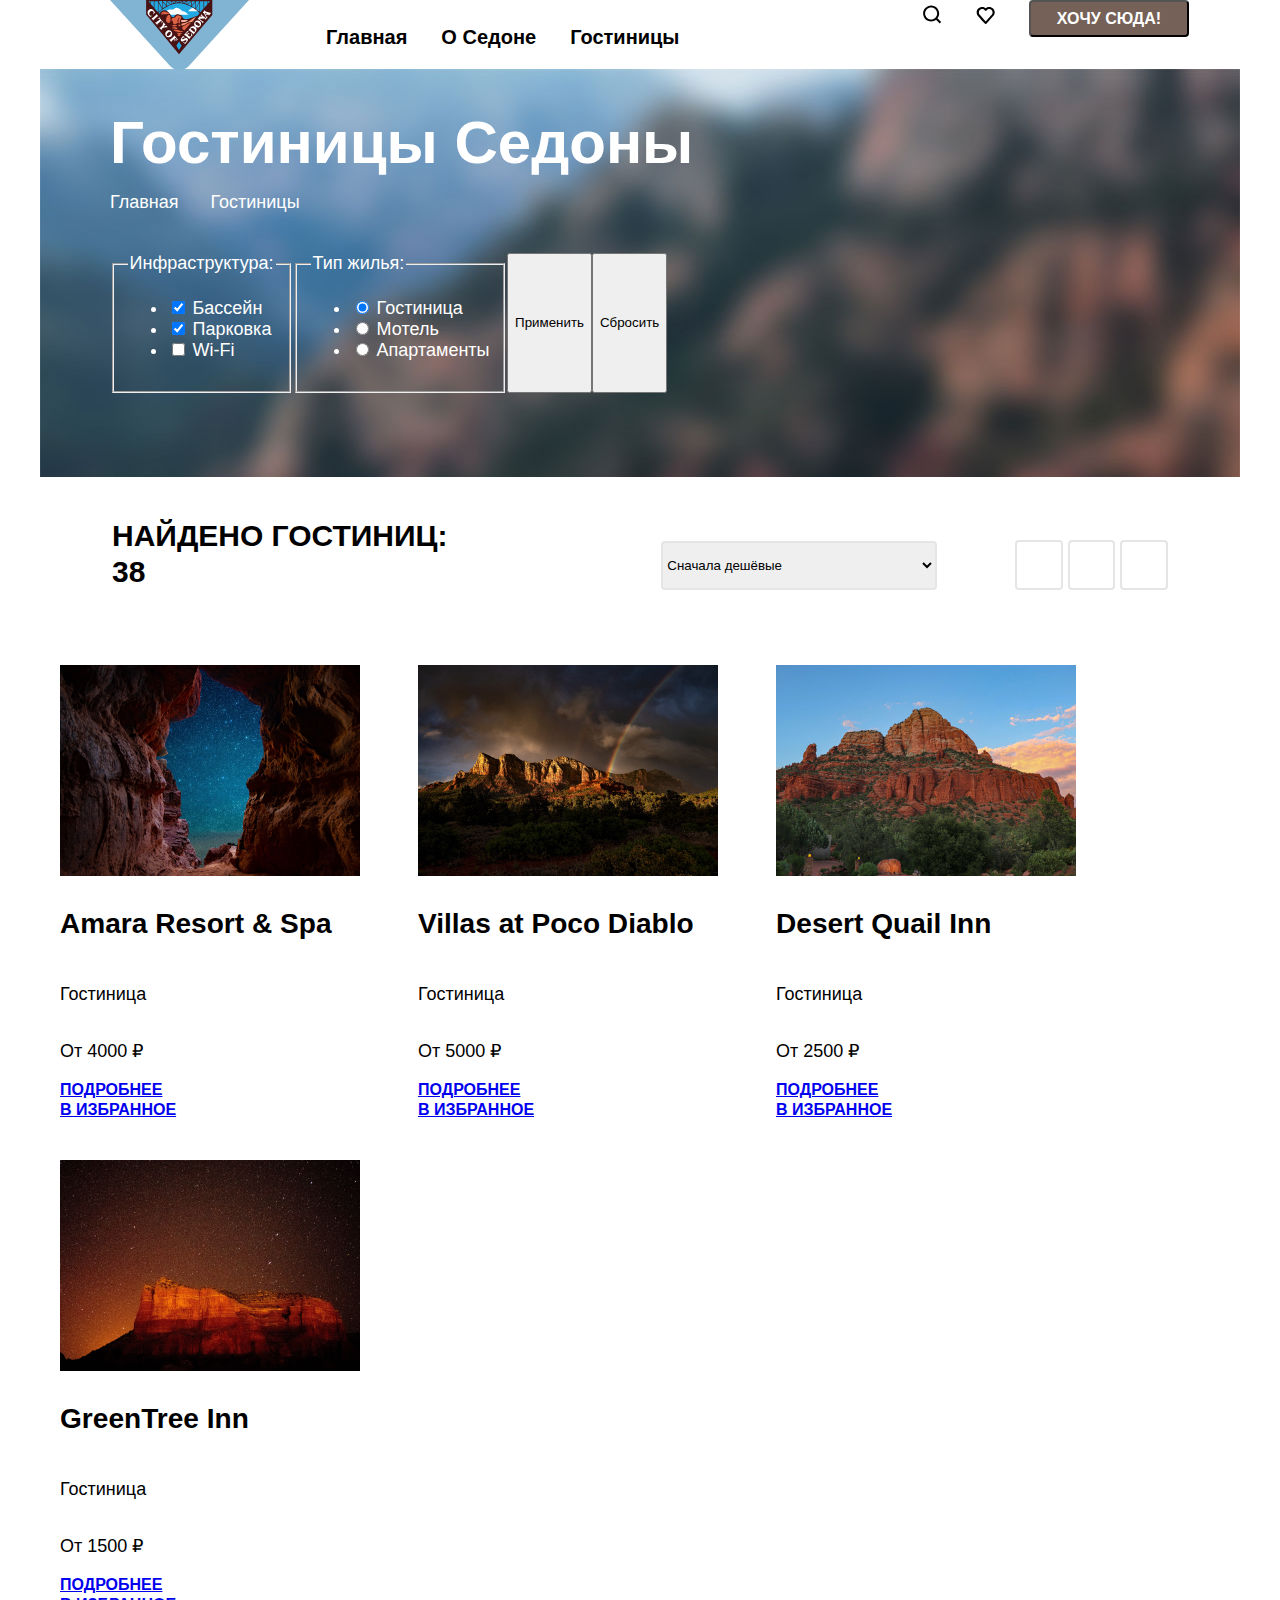
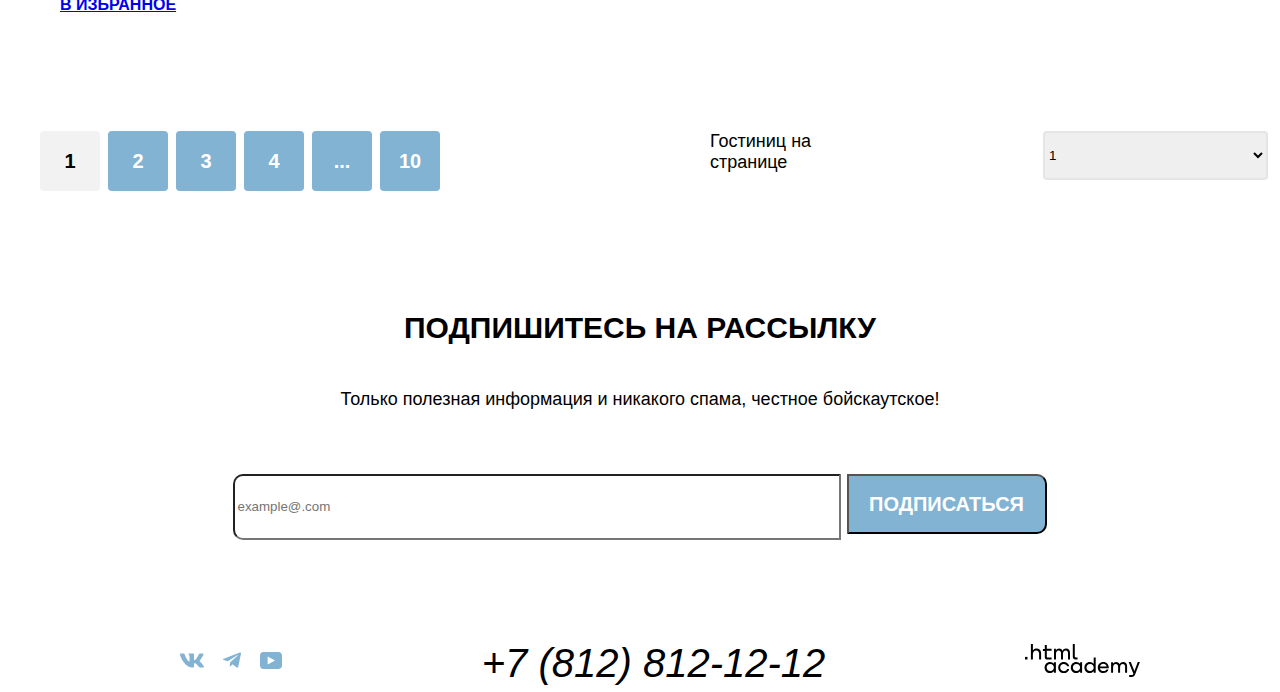
<file: 6/catalog.html>
<!DOCTYPE html>
<html lang="en">
  <head>
    <meta charset="UTF-8" />
    <meta http-equiv="X-UA-Compatible" content="IE=edge" />
    <meta name="viewport" content="width=device-width, initial-scale=1.0" />
    <title>catalog Sedona</title>
    <link rel="stylesheet" href="styles/styles.css" />
    <base href="https://htmlacademy-htmlcss.github.io/2039507-sedona-34/6/">
</head>

  <div class="wrapper">
    <body>
      <!--Шапка-->
      <header class="page-header">
        <nav class="navigation">
          <a class="page-header-logo">
            <img alt="sedona logo" src="images/header/logo.svg" />
          </a>

          <ul class="navigation-list">
            <li class="navigation-item">
              <a class="navigation-link" href="index.html"> Главная </a>
            </li>
            <li class="navigation-item">
              <a class="navigation-link" href="#">О Седоне</a>
            </li>
            <li class="navigation-item">
              <a class="navigation-link" href="catalog.html">Гостиницы</a>
            </li>
          </ul>

          <ul class="navigation-user">
            <li class="navigation-item">
              <a class="navigation-link" href="#">
                <span class="visually-hidden"> Поиск </span>
                <img src="images/header/search.svg" alt="search" />
              </a>
            </li>
            <li class="navigation-item">
              <a class="navigation-link" href="#">
                <span class="visually-hidden"> Избранное </span>
                <img src="images/header/favorite.svg" alt="favorite" />
              </a>
            </li>
            <li class="navigation-item">
              <a class="navigation-link" href="#">
                <span class="visually-hidden">кнопка "Хочу сюда! </span>
                <button type="button" class="button-push">Хочу сюда!</button>
              </a>
            </li>
          </ul>
        </nav>
      </header>

      <main class="main-inner">
        <!--Фильтр-->
        <div class="filter-content">
          <header class="inner-header">
            <h1 class="inner-header-title">Гостиницы Седоны</h1>
            <ul class="breadcrumbs">
              <li class="breadcrumbs-item">
                <a class="breadcrumbs-link" href="index.html">Главная</a>
              </li>
              <li class="breadcrumbs-item">
                <a class="breadcrumbs-link">Гостиницы</a>
              </li>
            </ul>
          </header>

          <section class="catalog-products">
            <h2 class="visually-hidden" hidden>Список товаров с фильтрами</h2>
            <form
              class="catalog-filter"
              action="https://echo.htmlacademy.ru/"
              method="get"
            >
              <fieldset class="catalog-filter-group">
                <legend class="catalog-filter-title">Инфраструктура:</legend>
                <ul class="catalog-filter-list">
                  <li class="catalog-filter-item">
                    <label class="control">
                      <input
                        class="control-input"
                        type="checkbox"
                        name="Бассейн"
                        checked
                      />
                      Бассейн
                    </label>
                  </li>
                  <li class="catalog-filter-item">
                    <label class="control">
                      <input
                        class="control-input"
                        type="checkbox"
                        name="Парковка"
                        checked
                      />
                      Парковка
                    </label>
                  </li>
                  <li class="catalog-filter-item">
                    <label class="control">
                      <input
                        class="control-input"
                        type="checkbox"
                        name="Wi-Fi"
                      />
                      Wi-Fi
                    </label>
                  </li>
                </ul>
              </fieldset>
              <fieldset class="catalog-filter-group">
                <legend class="catalog-filter-title">Тип жилья:</legend>
                <ul class="catalog-filter-list">
                  <li class="catalog-filter-item">
                    <label class="control">
                      <input
                        class="control-input"
                        type="radio"
                        name="Гостиница"
                        checked
                      />
                      Гостиница
                    </label>
                  </li>
                  <li class="catalog-filter-item">
                    <label class="control">
                      <input class="control-input" type="radio" name="Мотель" />
                      Мотель
                    </label>
                  </li>
                  <li class="catalog-filter-item">
                    <label class="control">
                      <input
                        class="control-input"
                        type="radio"
                        name="Апартаменты"
                      />
                      Апартаменты
                    </label>
                  </li>
                </ul>
              </fieldset>
              <button class="button" type="submit">Применить</button>
              <button class="button" type="reset">Сбросить</button>
            </form>
          </section>
        </div>

        <!--Сортировка-->
        <div class="catalog">
          <div class="sorting-container">
            <h3 class="sorting-title">Найдено гостиниц: 38</h3>
            <select class="select-control" aria-label="Сортировка">
              <option value="popular">Сначала дешёвые</option>
              <option value="cheap">Сначала популярные</option>
              <option value="expensive">Сначала дорогие</option>
            </select>

            <a class="button button-view" href="#">
              <span class="visually-hidden">Показать таблицу</span>
            </a>

            <a class="button button-view" href="#">
              <span class="visually-hidden">Показать слайдшоу</span>
            </a>

            <a class="button button-view" href="#">
              <span class="visually-hidden">Показать список</span>
            </a>
          </div>

          <!--Карточки товаров-->
          <ul class="product-list">
            <li class="product-card">
              <a class="product-card-link" href="#">
                <img
                  class="product-card-image"
                  src="images/catalog/catalog-list/catalog-1.jpg"
                  alt="#"
                />
                <h3 class="product-card-title">Amara Resort & Spa</h3>
              </a>
              <p class="product-description">Гостиница</p>
              <p class="product-price">От 4000 ₽</p>
              <a class="product-card-button detailed" href="#">подробнее</a>
              <a class="product-card-button to-favourites" href="#"
                >в избранное</a
              >
            </li>
            <li class="product-card">
              <a class="product-card-link" href="#">
                <img
                  class="product-card-image"
                  src="images/catalog/catalog-list/catalog-2.jpg"
                  alt="#"
                />
                <h3 class="product-card-title">Villas at Poco Diablo</h3>
              </a>
              <p class="product-description">Гостиница</p>
              <p class="product-price">От 5000 ₽</p>
              <a class="product-card-button detailed" href="#">подробнее</a>
              <a class="product-card-button to-favourites" href="#"
                >в избранное</a
              >
            </li>
            <li class="product-card">
              <a class="product-card-link" href="#">
                <img
                  class="product-card-image"
                  src="images/catalog/catalog-list/catalog-3.jpg"
                  alt="#"
                />
                <h3 class="product-card-title">Desert Quail Inn</h3>
              </a>
              <p class="product-description">Гостиница</p>
              <p class="product-price">От 2500 ₽</p>
              <a class="product-card-button detailed" href="#">подробнее</a>
              <a class="product-card-button to-favourites" href="#"
                >в избранное</a
              >
            </li>
            <li class="product-card">
              <a class="product-card-link" href="#">
                <img
                  class="product-card-image"
                  src="images/catalog/catalog-list/catalog-4.jpg"
                  alt="#"
                />
                <h3 class="product-card-title">GreenTree Inn</h3>
              </a>
              <p class="product-description">Гостиница</p>
              <p class="product-price">От 1500 ₽</p>
              <a class="product-card-button detailed" href="#">подробнее</a>
              <a class="product-card-button to-favourites" href="#"
                >в избранное</a
              >
            </li>
          </ul>
          <!--Пагинация-->
          <div class="pagination-container">
            <ul class="pagination">
              <li class="pagination-item">
                <a class="pagination-link">1</a>
              </li>
              <li class="pagination-item">
                <a class="pagination-link">2</a>
              </li>
              <li class="pagination-item">
                <a class="pagination-link">3</a>
              </li>
              <li class="pagination-item">
                <a class="pagination-link">4</a>
              </li>
              <li class="pagination-item">
                <a class="pagination-link">...</a>
              </li>
              <li class="pagination-item">
                <a class="pagination-link">10</a>
              </li>
            </ul>
            <div class="paginatiion-select">
              <label class="quantity">Гостиниц на странице</label>
              <select class="select-control" aria-label="Сортировка">
                <option value="1">1</option>
                <option value="2">2</option>
                <option value="3">3</option>
                <option value="4">4</option>
              </select>
            </div>
          </div>
        </div>

        <!--Подпишись-->
        <section class="subscribe-inner">
          <h2 class="subscribe-title">Подпишитесь на рассылку</h2>
          <p>
            Только полезная информация и никакого спама, честное бойскаутское!
          </p>
          <form action="https://echo.htmlacademy.ru/" method="post">
            <label for="newsletter-email"></label>
            <input
              class="subscribe-form"
              type="email"
              placeholder="example@.com"
            />
            <button
              class="button-news-letter"
              type="submit"
              name="newsletter-email"
              id="newsletter-email"
            >
              Подписаться
            </button>
          </form>
        </section>
      </main>

      <!--Подвал-->
      <footer class="page-footer">
        <section class="footer-contacts">
          <h2 class="visually-hidden">Контакты</h2>
          <ul class="footer-social-list">
            <li class="footer-social-item">
              <a class="button" href="#">
                <span class="visually-hidden">VK</span>
                <img src="images/footer/vk.svg" alt="vk logo" />
              </a>
            </li>
            <li class="footer-social-item">
              <a class="button" href="#">
                <span class="visually-hidden">Telegram</span>
                <img src="images/footer/telegram.svg" alt="telegram logo" />
              </a>
            </li>
            <li class="footer-social-item">
              <a class="button" href="#">
                <span class="visually-hidden">YouTube</span>
                <img src="images/footer/youtube.svg" alt="youtube logo" />
              </a>
            </li>
          </ul>
        </section>
        <section class="phone">
          <address>
            <a class="page-footer-address-phone" href="tel:+7(812)812-12-12"
              >+7 (812) 812-12-12</a
            >
          </address>
        </section>
        <section class="footer-logo">
          <a href="https://www.htmlacademy.ru">
            <img
              class="footer-contacts-logo"
              src="images/footer/HTML-Academy-logo.svg"
              alt="htmlacademy logo"
            />
          </a>
        </section>
      </footer>
    </body>
  </div>
</html>
</file>
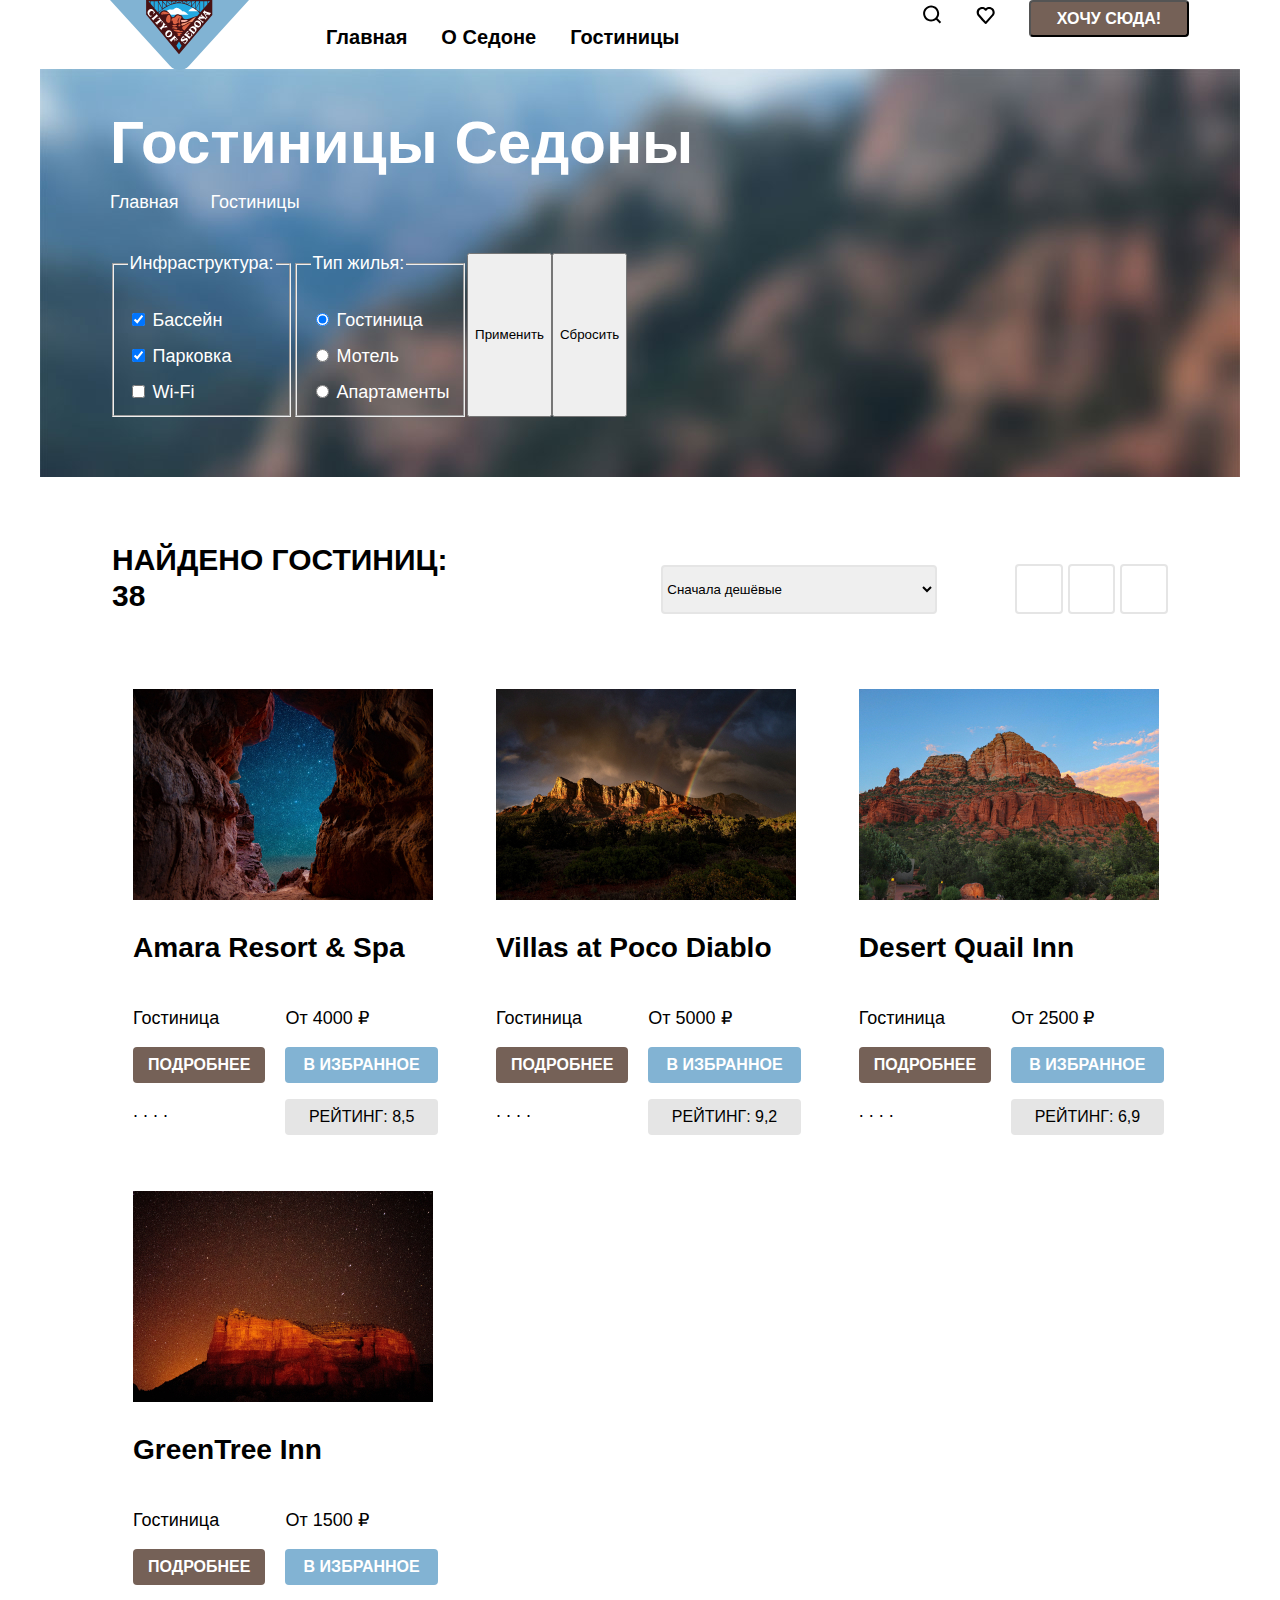
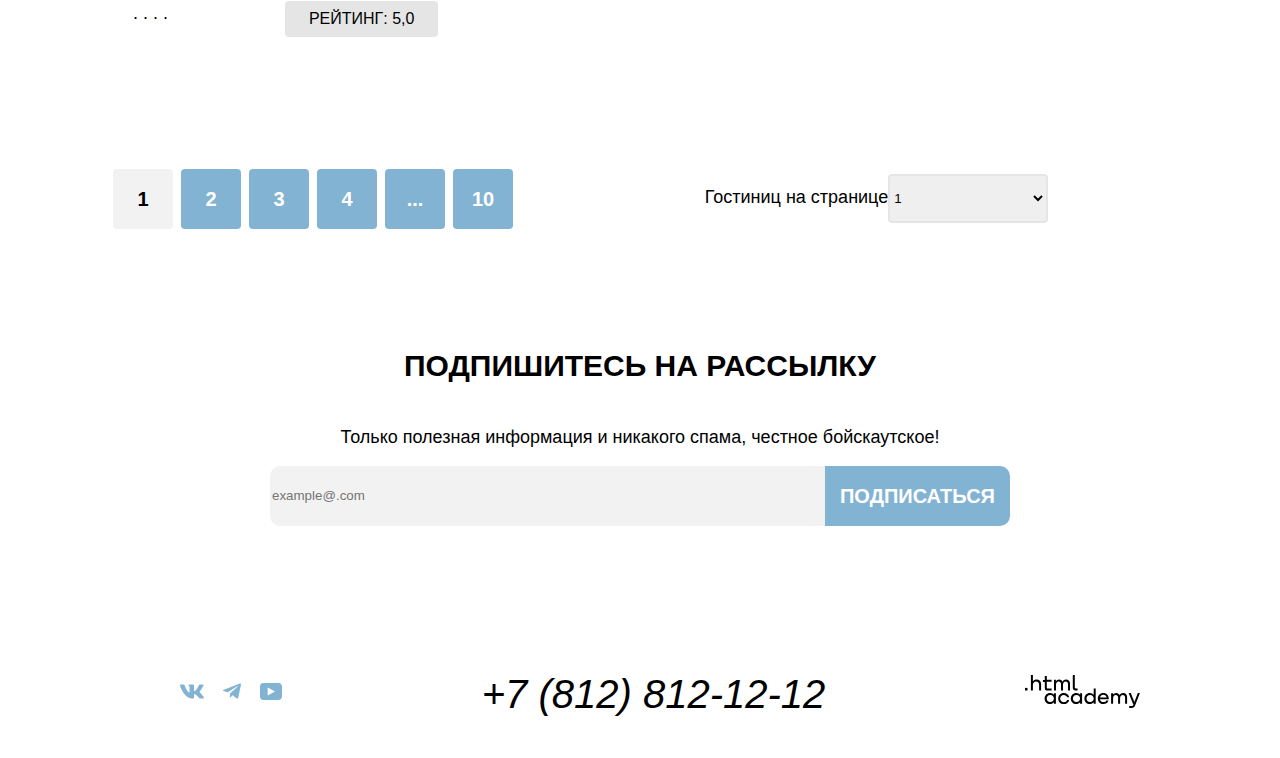
<file: 7/catalog.html>
<!DOCTYPE html>
<html lang="en">
  <head>
    <meta charset="UTF-8" />
    <meta http-equiv="X-UA-Compatible" content="IE=edge" />
    <meta name="viewport" content="width=device-width, initial-scale=1.0" />
    <title>catalog Sedona</title>
    <link rel="stylesheet" href="styles/styles.css" />
    <base href="https://htmlacademy-htmlcss.github.io/2039507-sedona-34/7/">
</head>

  <div class="wrapper">
    <body>
      <!--Шапка-->
      <header class="page-header">
        <nav class="navigation">
          <a class="page-header-logo">
            <img alt="sedona logo" src="images/header/logo.svg" />
          </a>

          <ul class="navigation-list">
            <li class="navigation-item">
              <a class="navigation-link" href="index.html"> Главная </a>
            </li>
            <li class="navigation-item">
              <a class="navigation-link" href="#">О Седоне</a>
            </li>
            <li class="navigation-item">
              <a class="navigation-link" href="catalog.html">Гостиницы</a>
            </li>
          </ul>

          <ul class="navigation-user">
            <li class="navigation-item">
              <a class="navigation-link" href="#">
                <span class="visually-hidden"> Поиск </span>
                <img src="images/header/search.svg" alt="search" />
              </a>
            </li>
            <li class="navigation-item">
              <a class="navigation-link" href="#">
                <span class="visually-hidden"> Избранное </span>
                <img src="images/header/favorite.svg" alt="favorite" />
              </a>
            </li>
            <li class="navigation-item">
              <a class="navigation-link" href="#">
                <span class="visually-hidden">кнопка "Хочу сюда! </span>
                <button type="button" class="button-push">Хочу сюда!</button>
              </a>
            </li>
          </ul>
        </nav>
      </header>

      <main class="main-inner">
        <!--Фильтр-->
        <div class="filter-content">
          <header class="inner-header">
            <h1 class="inner-header-title">Гостиницы Седоны</h1>
            <ul class="breadcrumbs">
              <li class="breadcrumbs-item">
                <a class="breadcrumbs-link" href="index.html">Главная</a>
              </li>
              <li class="breadcrumbs-item">
                <a class="breadcrumbs-link">Гостиницы</a>
              </li>
            </ul>
          </header>

          <section class="catalog-products">
            <h2 class="visually-hidden" hidden>Список товаров с фильтрами</h2>
            <form
              class="catalog-filter"
              action="https://echo.htmlacademy.ru/"
              method="get"
            >
              <fieldset class="catalog-filter-group">
                <legend class="catalog-filter-title">Инфраструктура:</legend>
                <ul class="catalog-filter-list">
                  <li class="catalog-filter-item">
                    <label class="control">
                      <input
                        class="control-input"
                        type="checkbox"
                        name="Бассейн"
                        checked
                      />
                      Бассейн
                    </label>
                  </li>
                  <li class="catalog-filter-item">
                    <label class="control">
                      <input
                        class="control-input"
                        type="checkbox"
                        name="Парковка"
                        checked
                      />
                      Парковка
                    </label>
                  </li>
                  <li class="catalog-filter-item">
                    <label class="control">
                      <input
                        class="control-input"
                        type="checkbox"
                        name="Wi-Fi"
                      />
                      Wi-Fi
                    </label>
                  </li>
                </ul>
              </fieldset>
              <fieldset class="catalog-filter-group">
                <legend class="catalog-filter-title">Тип жилья:</legend>
                <ul class="catalog-filter-list">
                  <li class="catalog-filter-item">
                    <label class="control">
                      <input
                        class="control-input"
                        type="radio"
                        name="Гостиница"
                        checked
                      />
                      Гостиница
                    </label>
                  </li>
                  <li class="catalog-filter-item">
                    <label class="control">
                      <input class="control-input" type="radio" name="Мотель" />
                      Мотель
                    </label>
                  </li>
                  <li class="catalog-filter-item">
                    <label class="control">
                      <input
                        class="control-input"
                        type="radio"
                        name="Апартаменты"
                      />
                      Апартаменты
                    </label>
                  </li>
                </ul>
              </fieldset>
              <button class="button" type="submit">Применить</button>
              <button class="button" type="reset">Сбросить</button>
            </form>
          </section>
        </div>

        <!--Сортировка-->
        <div class="catalog">
          <div class="sorting-container">
            <h3 class="sorting-title">Найдено гостиниц: 38</h3>
            <select class="select-control" aria-label="Сортировка">
              <option value="popular">Сначала дешёвые</option>
              <option value="cheap">Сначала популярные</option>
              <option value="expensive">Сначала дорогие</option>
            </select>

            <a class="button button-view" href="#">
              <span class="visually-hidden">Показать таблицу</span>
            </a>

            <a class="button button-view" href="#">
              <span class="visually-hidden">Показать слайдшоу</span>
            </a>

            <a class="button button-view" href="#">
              <span class="visually-hidden">Показать список</span>
            </a>
          </div>

          <!--Карточки товаров-->
          <ul class="product-list">
            <li class="product-card">
              <a class="product-card-link" href="#">
                <img
                  class="product-card-image"
                  src="images/catalog/catalog-list/catalog-1.jpg"
                  alt="#"
                />
                <h3 class="product-card-title">Amara Resort & Spa</h3>
              </a>
              <span class="product-card-content">
                <p class="product-description">Гостиница</p>
                <p class="product-price">От 4000 ₽</p>
                <a class="product-card-button detailed" href="#">подробнее</a>
                <a class="product-card-button to-favourites" href="#"
                  >в избранное</a
                >
                <p class="stars">. . . .</p>
                <p class="rating">Рейтинг: 8,5</p>
              </span>
            </li>
            <li class="product-card">
              <a class="product-card-link" href="#">
                <img
                  class="product-card-image"
                  src="images/catalog/catalog-list/catalog-2.jpg"
                  alt="#"
                />
                <h3 class="product-card-title">Villas at Poco Diablo</h3>
              </a>
              <span class="product-card-content">
                <p class="product-description">Гостиница</p>
                <p class="product-price">От 5000 ₽</p>
                <a class="product-card-button detailed" href="#">подробнее</a>
                <a class="product-card-button to-favourites" href="#"
                  >в избранное</a
                >
                <p class="stars">. . . .</p>
                <p class="rating">Рейтинг: 9,2</p>
              </span>
            </li>
            <li class="product-card">
              <a class="product-card-link" href="#">
                <img
                  class="product-card-image"
                  src="images/catalog/catalog-list/catalog-3.jpg"
                  alt="#"
                />
                <h3 class="product-card-title">Desert Quail Inn</h3>
              </a>
              <span class="product-card-content">
                <p class="product-description">Гостиница</p>
                <p class="product-price">От 2500 ₽</p>
                <a class="product-card-button detailed" href="#">подробнее</a>
                <a class="product-card-button to-favourites" href="#"
                  >в избранное</a
                >
                <p class="stars">. . . .</p>
                <p class="rating">Рейтинг: 6,9</p>
              </span>
            </li>
            <li class="product-card">
              <a class="product-card-link" href="#">
                <img
                  class="product-card-image"
                  src="images/catalog/catalog-list/catalog-4.jpg"
                  alt="#"
                />
                <h3 class="product-card-title">GreenTree Inn</h3>
              </a>
              <span class="product-card-content">
                <p class="product-description">Гостиница</p>
                <p class="product-price">От 1500 ₽</p>
                <a class="product-card-button detailed" href="#">подробнее</a>
                <a class="product-card-button to-favourites" href="#"
                  >в избранное</a
                >
                <p class="stars">. . . .</p>
                <p class="rating">Рейтинг: 5,0</p>
              </span>
            </li>
          </ul>
          <!--Пагинация-->
          <div class="pagination-container">
            <ul class="pagination">
              <li class="pagination-item">
                <a class="pagination-link">1</a>
              </li>
              <li class="pagination-item">
                <a class="pagination-link">2</a>
              </li>
              <li class="pagination-item">
                <a class="pagination-link">3</a>
              </li>
              <li class="pagination-item">
                <a class="pagination-link">4</a>
              </li>
              <li class="pagination-item">
                <a class="pagination-link">...</a>
              </li>
              <li class="pagination-item">
                <a class="pagination-link">10</a>
              </li>
            </ul>
            <div class="pagination-select">
              <label class="quantity">Гостиниц на странице </label>
              <select class="select-control-pagination" aria-label="Сортировка">
                <option value="1">1</option>
                <option value="2">2</option>
                <option value="3">3</option>
                <option value="4">4</option>
              </select>
            </div>
          </div>
        </div>

        <!--Подпишись-->
        <section class="subscribe-inner">
          <h2 class="subscribe-title">Подпишитесь на рассылку</h2>
          <p>
            Только полезная информация и никакого спама, честное бойскаутское!
          </p>
          <form
            class="subscribe-form"
            action="https://echo.htmlacademy.ru/"
            method="post"
          >
            <label for="newsletter-email"></label>
            <input
              class="input-field-inner"
              type="email"
              placeholder="example@.com"
            />
            <button
              class="button-news-letter"
              type="submit"
              name="newsletter-email"
              id="newsletter-email"
            >
              Подписаться
            </button>
          </form>
        </section>
      </main>

      <!--Подвал-->
      <footer class="page-footer">
        <section class="footer-contacts">
          <h2 class="visually-hidden">Контакты</h2>
          <ul class="footer-social-list">
            <li class="footer-social-item">
              <a class="button" href="#">
                <span class="visually-hidden">VK</span>
                <img src="images/footer/vk.svg" alt="vk logo" />
              </a>
            </li>
            <li class="footer-social-item">
              <a class="button" href="#">
                <span class="visually-hidden">Telegram</span>
                <img src="images/footer/telegram.svg" alt="telegram logo" />
              </a>
            </li>
            <li class="footer-social-item">
              <a class="button" href="#">
                <span class="visually-hidden">YouTube</span>
                <img src="images/footer/youtube.svg" alt="youtube logo" />
              </a>
            </li>
          </ul>
        </section>
        <section class="phone">
          <address>
            <a class="page-footer-address-phone" href="tel:+7(812)812-12-12"
              >+7 (812) 812-12-12</a
            >
          </address>
        </section>
        <section class="footer-logo">
          <a href="https://www.htmlacademy.ru">
            <img
              class="footer-contacts-logo"
              src="images/footer/HTML-Academy-logo.svg"
              alt="htmlacademy logo"
            />
          </a>
        </section>
      </footer>
    </body>
  </div>
</html>
</file>
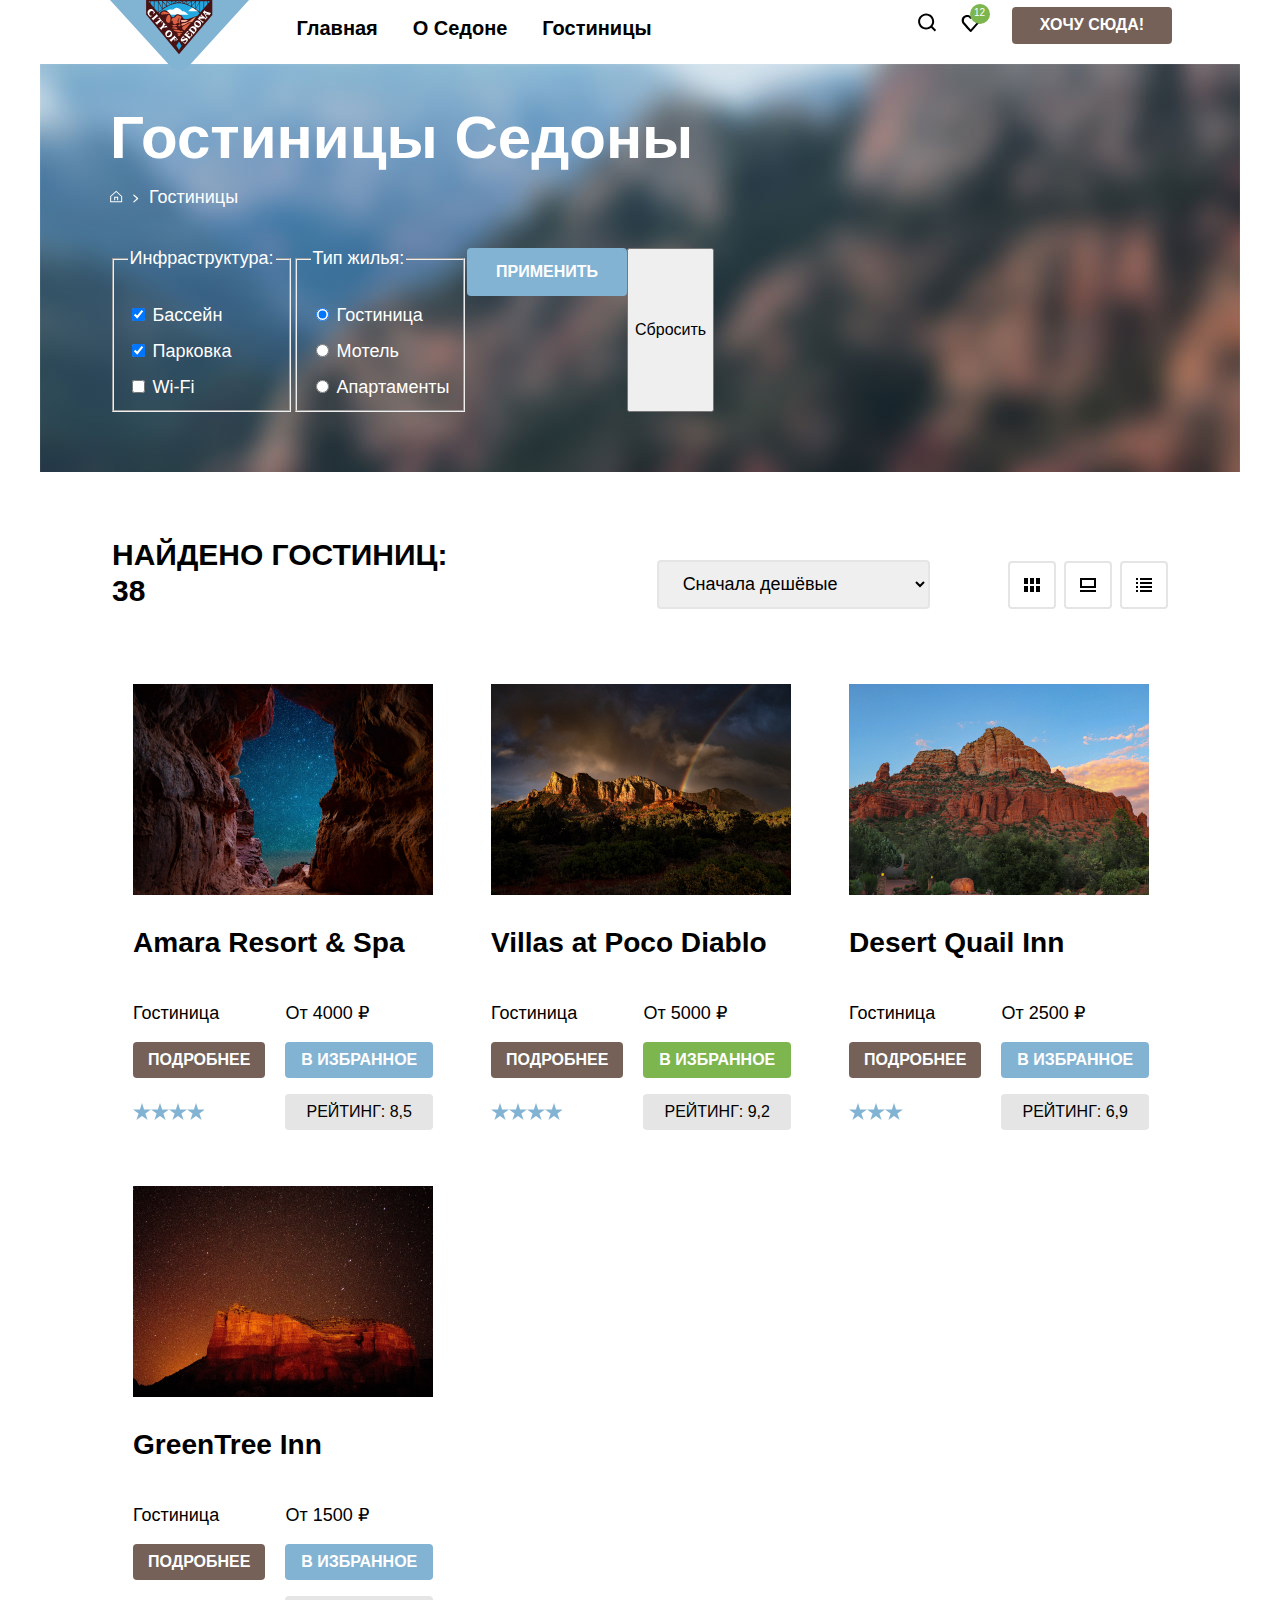
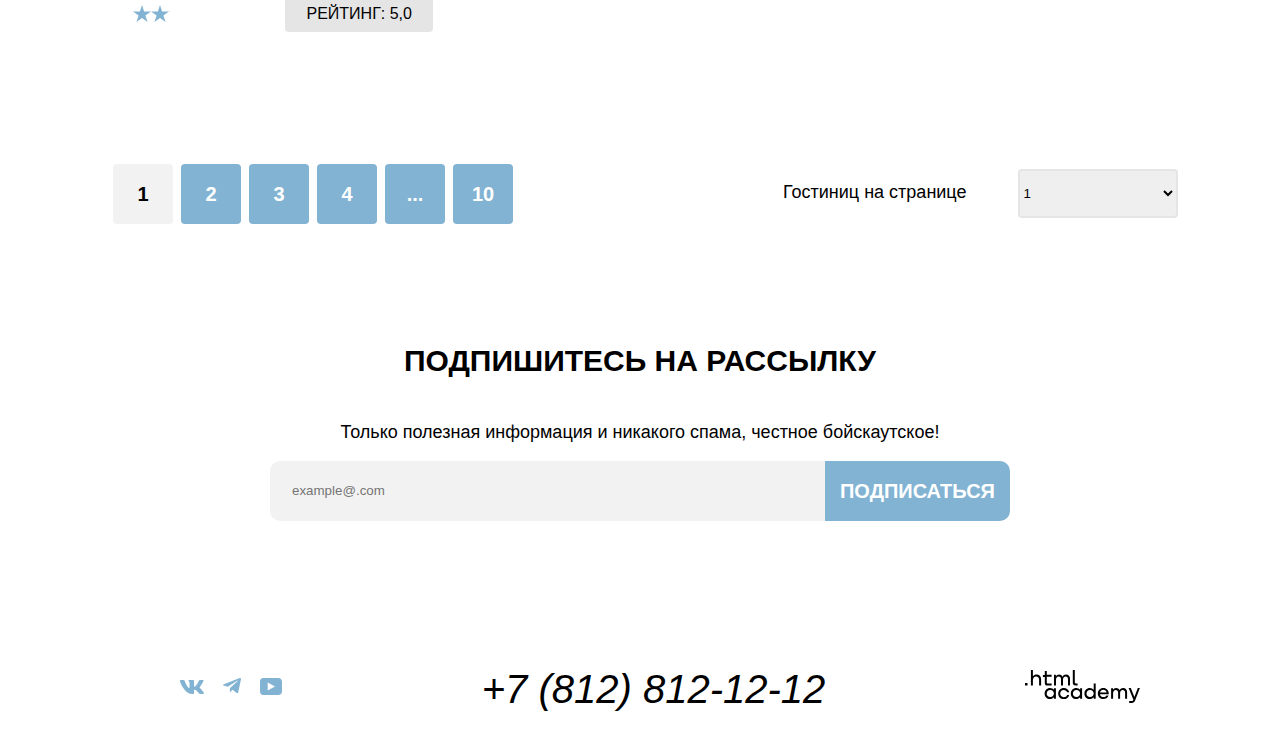
<file: 8/catalog.html>
<!DOCTYPE html>
<html lang="en">
  <head>
    <meta charset="UTF-8" />
    <meta http-equiv="X-UA-Compatible" content="IE=edge" />
    <meta name="viewport" content="width=device-width, initial-scale=1.0" />
    <title>catalog Sedona</title>
    <link rel="stylesheet" href="styles/styles.css" />
    <base href="https://htmlacademy-htmlcss.github.io/2039507-sedona-34/8/">
</head>

  <div class="wrapper">
    <body>
      <!--Шапка-->
      <header class="page-header">
        <nav class="navigation">
          <a class="page-header-logo">
            <img alt="sedona logo" src="images/header/logo.svg" />
          </a>

          <ul class="navigation-list">
            <li class="navigation-item">
              <a class="navigation-link" href="index.html"> Главная </a>
            </li>
            <li class="navigation-item">
              <a class="navigation-link" href="#">О Седоне</a>
            </li>
            <li class="navigation-item">
              <a class="navigation-link index-navigation-link-current" href="catalog.html">Гостиницы</a>
            </li>
          </ul>

          <ul class="navigation-user">
            <li class="navigation-item">
              <a class="navigation-link" href="#">
                <span class="visually-hidden"> Поиск </span>
                <svg width="19"
                  aria-hidden="true"
                  focusable="false"
                  height="19"
                  viewBox="0 0 19 19"
                  fill="none"
                  xmlns="http://www.w3.org/2000/svg">
                  <path d="m18.159 17.05-3.711-3.7c1.003-1.3 1.705-3 1.705-4.9 0-4.4-3.61-8-8.023-8C3.718.45.107 4.15.107 8.55c0 4.4 3.61 8 8.023 8 1.805 0 3.51-.6 4.914-1.7l3.71 3.7 1.404-1.5ZM8.13 14.55c-3.31 0-6.017-2.7-6.017-6s2.708-6 6.017-6c3.31 0 6.017 2.7 6.017 6s-2.707 6-6.017 6Z"
                  fill="#000"/>
                </svg>
              </a>
            </li>
            <li class="navigation-item">
              <a class="navigation-link" href="#">
                <span class="visually-hidden"> Избранное </span>
                <svg width="19"
                  height="17"
                  viewBox="0 0 19 17"
                  fill="none"
                  xmlns="http://www.w3.org/2000/svg">
                  <path d="M9.577 17c-.301 0-.602-.1-.803-.4-5.415-6.1-6.719-7.5-7.02-7.9C1.052 7.8.651 6.6.651 5.4c0-3 2.407-5.4 5.516-5.4 1.304 0 2.507.5 3.51 1.3C10.68.5 11.983 0 13.187 0c3.008 0 5.516 2.4 5.516 5.4 0 1.3-.502 2.5-1.304 3.4l-7.02 7.9c-.2.2-.401.3-.802.3ZM3.56 7.5c.3.4 3.51 4 6.117 6.9l6.218-7c.5-.5.701-1.2.701-2 0-1.8-1.504-3.3-3.309-3.3-1.003 0-2.006.5-2.708 1.3-.3.3-.601.4-.902.4-.3 0-.602-.2-.802-.4-.702-.8-1.705-1.3-2.708-1.3-1.805 0-3.31 1.5-3.31 3.3-.1.9.301 1.6.703 2.1-.1 0-.1 0 0 0Z"
                  fill="#000"/>
                </svg>
                <span class="click-counter"></span>
                <span class="click-counter-current-value">12</span>
              </a>
            </li>
            <li class="navigation-item">
                <span class="visually-hidden">кнопка "Хочу сюда! </span>
                <button type="button" class="navigation-link navigation-user-button">Хочу сюда!</button>
              </a>
            </li>
          </ul>
        </nav>
      </header>

      <main class="main-inner">
        <!--Фильтр-->
        <div class="filter-content">
          <header class="inner-header">
            <h1 class="inner-header-title">Гостиницы Седоны</h1>
            <ul class="breadcrumbs">
              <li class="breadcrumbs-item">
                <a class="breadcrumbs-link" href="index.html">
                  <svg width="13"
                   height="13"
                   viewBox="0 0 13 13"
                   fill="none"
                   xmlns="http://www.w3.org/2000/svg">
                   <path fill-rule="evenodd"
                   clip-rule="evenodd"
                   d="m.162 6.15 6-5.5 6 5.5v6.2h-12v-6.2Zm1 .4v4.8h10v-4.8l-5-4.5-5 4.5Zm4 3.8h-1v-3.5h4v3.5h-1v-2.5h-2v2.5Z"
                   fill="#fff"
                   />
                  </svg>
                </a>
              </li>
              <div class="breadcrumbs-item">
                <svg width="6"
                  height="9"
                  viewBox="0 0 6 9"
                  fill="none"
                  xmlns="http://www.w3.org/2000/svg">
                  <path d="m5.051 4.075-3.8-3.4c-.2-.2-.6-.2-.9 0-.3.2-.2.6 0 .8l3.3 3-3.2 3c-.2.2-.2.6 0 .8 0 .1.3.2.4.2.1 0 .3-.1.4-.2l3.8-3.4c.3-.2.3-.6 0-.8Z"
                  fill="#fff"
                  />
                </svg>
              </div>
              <li class="breadcrumbs-item">
                <a class="breadcrumbs-link">Гостиницы</a>
              </li>
            </ul>
          </header>

          <section class="catalog-products">
            <h2 class="visually-hidden" hidden>Список товаров с фильтрами</h2>
            <form
              class="catalog-filter"
              action="https://echo.htmlacademy.ru/"
              method="get"
            >
              <fieldset class="catalog-filter-group">
                <legend class="catalog-filter-title">Инфраструктура:</legend>
                <ul class="catalog-filter-list">
                  <li class="catalog-filter-item">
                    <label class="control">
                      <input
                        class="control-input"
                        type="checkbox"
                        name="Бассейн"
                        checked
                      />
                      Бассейн
                    </label>
                  </li>
                  <li class="catalog-filter-item">
                    <label class="control">
                      <input
                        class="control-input"
                        type="checkbox"
                        name="Парковка"
                        checked
                      />
                      Парковка
                    </label>
                  </li>
                  <li class="catalog-filter-item">
                    <label class="control">
                      <input
                        class="control-input"
                        type="checkbox"
                        name="Wi-Fi"
                      />
                      Wi-Fi
                    </label>
                  </li>
                </ul>
              </fieldset>
              <fieldset class="catalog-filter-group">
                <legend class="catalog-filter-title">Тип жилья:</legend>
                <ul class="catalog-filter-list">
                  <li class="catalog-filter-item">
                    <label class="control">
                      <input
                        class="control-input"
                        type="radio"
                        name="Гостиница"
                        checked
                      />
                      Гостиница
                    </label>
                  </li>
                  <li class="catalog-filter-item">
                    <label class="control">
                      <input class="control-input" type="radio" name="Мотель" />
                      Мотель
                    </label>
                  </li>
                  <li class="catalog-filter-item">
                    <label class="control">
                      <input
                        class="control-input"
                        type="radio"
                        name="Апартаменты"
                      />
                      Апартаменты
                    </label>
                  </li>
                </ul>
              </fieldset>
              <button class="button-accept" type="submit">Применить</button>
              <button class="button-throw-off" type="reset">Сбросить</button>
            </form>
          </section>
        </div>

        <!--Сортировка-->
        <div class="catalog">
          <div class="sorting-container">
            <h3 class="sorting-title">Найдено гостиниц: 38</h3>
            <select class="select-control" aria-label="Сортировка">
              <option value="popular">Сначала дешёвые</option>
              <option value="cheap">Сначала популярные</option>
              <option value="expensive">Сначала дорогие</option>
            </select>

            <div class="view">
              <a class="button button-view-link" href="#">
                <svg class="button-view-icon"
                  aria-hidden: true;
                  focusable: false;
                  width="16"
                  height="14"
                  viewBox="0 0 16 14"
                  fill="none"
                  xmlns="http://www.w3.org/2000/svg"
                  >
                  <path
                    d="M4 0H0v6h4V0ZM16 0h-4v6h4V0ZM10 0H6v6h4V0ZM4 8H0v6h4V8ZM16 8h-4v6h4V8ZM10 8H6v6h4V8Z"
                    fill="#000"
                  />
                </svg>
                <span class="visually-hidden">Показать таблицу</span>
              </a>
              <a class="button button-view-link" href="#">
                <svg class="button-view-icon"
                aria-hidden: true;
                focusable: false;
                width="16"
                height="14"
                viewBox="0 0 16 14"
                fill="none"
                xmlns="http://www.w3.org/2000/svg">
                <path
                  d="M16 12H0v2h16v-2ZM14 2v6H2V2h12Zm2-2H0v10h16V0Z"
                fill="#000"
                />
                </svg>
                <span class="visually-hidden">Показать слайдшоу</span>
              </a>

              <a class="button button-view-link" href="#">
                <svg class="button-view-icon"
                  aria-hidden: true;
                  focusable: false;
                  width="16"
                  height="14"
                  viewBox="0 0 16 14"
                  fill="none"
                  xmlns="http://www.w3.org/2000/svg">
                  <path
                  d="M2 0H0v2h2V0ZM16 0H4v2h12V0ZM2 4H0v2h2V4ZM16 4H4v2h12V4ZM2 8H0v2h2V8ZM16 8H4v2h12V8ZM2 12H0v2h2v-2ZM16 12H4v2h12v-2Z"
                  fill="#000"
                  />
                </svg>
                <span class="visually-hidden">Показать список</span>
              </a>
            </div>
          </div>

          <!--Карточки товаров-->
          <ul class="product-list">
            <li class="product-card">
              <a class="product-card-link" href="#">
                <img
                  class="product-card-image"
                  src="images/catalog/catalog-list/catalog-1.jpg"
                  alt="#"
                />
                <h3 class="product-card-title">Amara Resort & Spa</h3>
              </a>
              <div class="product-card-content">
                <p class="product-description">Гостиница</p>
                <p class="product-price">От 4000 ₽</p>
                <a class="product-card-button detailed" href="#">подробнее</a>
                <a class="product-card-button to-favourites" href="#"
                  >в избранное</a
                >
                <span class="stars four-stars"></span>
                <span class="visually-hidden">четырехзвездочный</span>
                <p class="rating">Рейтинг: 8,5</p>
              </div>
            </li>
            <li class="product-card">
              <a class="product-card-link" href="#">
                <img
                  class="product-card-image"
                  src="images/catalog/catalog-list/catalog-2.jpg"
                  alt="#"
                />
                <h3 class="product-card-title">Villas at Poco Diablo</h3>
              </a>
              <div class="product-card-content">
                <p class="product-description">Гостиница</p>
                <p class="product-price">От 5000 ₽</p>
                <a class="product-card-button detailed" href="#">подробнее</a>
                <a class="product-card-button to-favourites" href="#"
                  >в избранное</a>
                <span class="stars four-stars"></span>
                <span class="visually-hidden">четырехзвездочный</span>
                <p class="rating">Рейтинг: 9,2</p>
              </div>
            </li>
            <li class="product-card">
              <a class="product-card-link" href="#">
                <img
                  class="product-card-image"
                  src="images/catalog/catalog-list/catalog-3.jpg"
                  alt="#"
                />
                <h3 class="product-card-title">Desert Quail Inn</h3>
              </a>
              <div class="product-card-content">
                <p class="product-description">Гостиница</p>
                <p class="product-price">От 2500 ₽</p>
                <a class="product-card-button detailed" href="#">подробнее</a>
                <a class="product-card-button to-favourites" href="#"
                  >в избранное</a
                >
                <span class="stars three-stars"></span>
                <span class="visually-hidden">трехзвездочный</span>
                <p class="rating">Рейтинг: 6,9</p>
              </div>
            </li>
            <li class="product-card">
              <a class="product-card-link" href="#">
                <img
                  class="product-card-image"
                  src="images/catalog/catalog-list/catalog-4.jpg"
                  alt="#"
                />
                <h3 class="product-card-title">GreenTree Inn</h3>
              </a>
              <div class="product-card-content">
                <p class="product-description">Гостиница</p>
                <p class="product-price">От 1500 ₽</p>
                <a class="product-card-button detailed" href="#">подробнее</a>
                <a class="product-card-button to-favourites" href="#"
                  >в избранное</a
                >
                <span class="stars two-stars"></span>
                <span class="visually-hidden">двухзвездочный</span>
                <p class="rating">Рейтинг: 5,0</p>
              </div>
            </li>
          </ul>
          <!--Пагинация-->
          <div class="pagination-container">
            <ul class="pagination">
              <li class="pagination-item">
                <a class="pagination-link">1</a>
              </li>
              <li class="pagination-item">
                <a class="pagination-link">2</a>
              </li>
              <li class="pagination-item">
                <a class="pagination-link">3</a>
              </li>
              <li class="pagination-item">
                <a class="pagination-link">4</a>
              </li>
              <li class="pagination-item">
                <a class="pagination-link">...</a>
              </li>
              <li class="pagination-item">
                <a class="pagination-link">10</a>
              </li>
            </ul>
            <div class="pagination-select">
              <label class="quantity">Гостиниц на странице </label>
              <select class="select-control-pagination" aria-label="Сортировка">
                <option value="1">1</option>
                <option value="2">2</option>
                <option value="3">3</option>
                <option value="4">4</option>
              </select>
            </div>
          </div>
        </div>

        <!--Подпишись-->
        <section class="subscribe-inner">
          <h2 class="subscribe-title">Подпишитесь на рассылку</h2>
          <p>
            Только полезная информация и никакого спама, честное бойскаутское!
          </p>
          <form
            class="subscribe-form"
            action="https://echo.htmlacademy.ru/"
            method="post"
          >
            <label for="newsletter-email"></label>
            <input
              class="input-field-inner"
              type="email"
              placeholder="example@.com"
            />
            <button
              class="button-news-letter"
              type="submit"
              name="newsletter-email"
              id="newsletter-email"
            >
              Подписаться
            </button>
          </form>
        </section>
      </main>

      <!--Подвал-->
      <footer class="page-footer">
        <section class="footer-contacts">
          <h2 class="visually-hidden">Контакты</h2>
          <ul class="footer-social-list">
            <li class="footer-social-item">
              <a class="footer-social-link" href="#">
                <svg class="footer-social-icon" aria-hidden= "true"
                  focusable= "false"
                  width="24"
                  height="14"
                  viewBox="0 0 24 14"
                  fill="none"
                  xmlns="http://www.w3.org/2000/svg">
                  <path fill-rule="evenodd"
                  clip-rule="evenodd"
                  d="M23.45.948c.166-.546 0-.948-.795-.948H20.03c-.668 0-.976.347-1.143.73 0 0-1.335 3.196-3.226 5.272-.612.602-.89.793-1.224.793-.167 0-.418-.191-.418-.738V.948c0-.656-.184-.948-.74-.948H9.151c-.417 0-.668.304-.668.593 0 .621.946.765 1.043 2.513v3.798c0 .833-.153.984-.487.984-.89 0-3.055-3.211-4.34-6.885C4.45.288 4.198 0 3.527 0H.9C.15 0 0 .347 0 .73c0 .682.89 4.07 4.145 8.551C6.315 12.341 9.37 14 12.153 14c1.669 0 1.875-.368 1.875-1.003v-2.313c0-.737.158-.884.687-.884.39 0 1.057.192 2.615 1.667C19.11 13.216 19.403 14 20.405 14h2.625c.75 0 1.126-.368.91-1.096-.238-.724-1.088-1.775-2.215-3.022-.612-.71-1.53-1.475-1.809-1.858-.389-.491-.278-.71 0-1.147 0 0 3.2-4.426 3.533-5.929h.001Z"
                  />
                </svg>
              </a>
            </li>
            <li class="footer-social-item">
              <a class="footer-social-link" href="#">
                <svg class="footer-social-icon"
                  aria-hidden= "true"
                  focusable= "false"
                  width="18"
                  height="16"
                  viewBox="0 0 18 16"
                  fill="none"
                  xmlns="http://www.w3.org/2000/svg"
                >
                  <path
                    d="M16.785.1.84 6.247C-.248 6.685-.24 7.292.64 7.563L4.735 8.84l9.472-5.976c.448-.273.857-.126.52.172L7.053 9.962H7.05h.002l-.283 4.22c.414 0 .597-.19.829-.413l1.988-1.934 4.136 3.055c.762.42 1.31.204 1.5-.706L17.938 1.39c.278-1.114-.425-1.619-1.153-1.29Z"

                  />
                </svg>
              </a>
            </li>
            <li class="footer-social-item">
              <a class="footer-social-link" href="#">
                <svg class="footer-social-icon"
                aria-hidden= "true"
                focusable= "false"
                width="22"
                height="17"
                viewBox="0 0 22 17"
                fill="none"
                xmlns="http://www.w3.org/2000/svg">
                <path d="M18.607 0H3.174C1.314 0 0 1.594 0 3.4v10.094C0 15.406 1.313 17 3.174 17h15.652C20.468 17 22 15.406 22 13.6V3.4C21.781 1.594 20.468 0 18.607 0ZM7.662 12.537V4.463L14.995 8.5l-7.333 4.037Z"
                />
              </svg>
              </a>
            </li>
          </ul>
        </section>
        <section class="phone">
          <address>
            <a class="page-footer-address-phone" href="tel:+7(812)812-12-12"
              >+7 (812) 812-12-12</a
            >
          </address>
        </section>
        <section>
          <a href="https://www.htmlacademy.ru">
            <svg class="footer-logo"
              aria-hidden="true"
              focusable="false"
              width="115"
              height="33"
              viewBox="0 0 115 33"
              fill="none"
              xmlns="http://www.w3.org/2000/svg">
              <path d="M0 12.9v2.6h2.5v-2.6H0ZM11.6 4.5c-1.6 0-2.8.7-3.6 1.7h-.1V0h-2v15.5h2v-5.3c0-2.1 1.3-3.6 3.3-3.6 1.8 0 2.9 1.4 2.9 3.2v5.7h2V9.4c.1-3-1.8-4.9-4.5-4.9ZM26.6 4.8h-4.8V1.1h-2v3.8h-1.9v2h1.9v6c0 1.7 1 2.7 2.7 2.7h4.1v-2h-3.7c-.7 0-1.1-.4-1.1-1.1V6.8h4.8v-2ZM41.1 4.6c-1.6 0-2.9.8-3.5 2.1h-.1c-.6-1.2-1.8-2.1-3.4-2.1-1.4 0-2.5.8-3.1 1.8h-.1V4.8H29v10.6h2V10c0-2 1-3.5 2.6-3.5 1.5 0 2.4 1 2.4 2.6v6.3h2V9.8c0-2.4 1.4-3.3 2.6-3.3 1.5 0 2.4 1 2.4 2.6v6.3h2V8.9c.1-2.5-1.4-4.3-3.9-4.3ZM47.8 12.7c0 1.7 1 2.7 2.8 2.7h2v-2h-1.7c-.7 0-1.1-.4-1.1-1.1V0h-2v12.7ZM28.9 19.7c-.9-1.1-2.2-1.8-3.9-1.8-3.1 0-5.4 2.3-5.4 5.6s2.3 5.6 5.4 5.6c1.8 0 3-.8 3.8-1.9h.1v1.6h2V18.2h-2v1.5Zm-3.6 7.4c-2.2 0-3.6-1.6-3.6-3.6s1.4-3.6 3.6-3.6 3.6 1.6 3.6 3.6c0 1.9-1.4 3.6-3.6 3.6ZM44.2 22c-.5-2.4-2.6-4.1-5.4-4.1-3.4 0-5.6 2.5-5.6 5.6 0 3.1 2.2 5.6 5.6 5.6 2.8 0 4.9-1.8 5.4-4.2h-2.1c-.4 1.3-1.7 2.3-3.3 2.3-2.2 0-3.6-1.6-3.6-3.6s1.4-3.6 3.6-3.6c1.6 0 2.8 1 3.3 2.2h2.1V22ZM55.1 19.7c-.9-1.1-2.2-1.8-3.9-1.8-3.1 0-5.4 2.3-5.4 5.6s2.3 5.6 5.4 5.6c1.8 0 3-.8 3.8-1.9h.1v1.6h2V18.2h-2v1.5Zm-3.6 7.4c-2.2 0-3.6-1.6-3.6-3.6s1.4-3.6 3.6-3.6 3.6 1.6 3.6 3.6c0 1.9-1.5 3.6-3.6 3.6ZM68.7 19.8c-.9-1.1-2.2-1.9-3.9-1.9-3.1 0-5.4 2.3-5.4 5.6s2.2 5.6 5.4 5.6c1.7 0 3-.8 3.8-1.8h.1v1.5h2V13.4h-2v6.4Zm-3.6 7.3c-2.2 0-3.6-1.6-3.6-3.6s1.4-3.6 3.6-3.6 3.6 1.6 3.6 3.6c-.1 2-1.5 3.6-3.6 3.6ZM78.3 17.9c-3.3 0-5.5 2.5-5.5 5.6 0 3 2.1 5.6 5.5 5.6 2.5 0 4.5-1.3 5.2-3.6h-2.1c-.5 1-1.6 1.6-3 1.6-1.9 0-3.3-1.3-3.4-2.9h8.8c.2-3.6-2-6.3-5.5-6.3Zm0 1.9c1.7 0 3 1 3.3 2.6h-6.5c.3-1.5 1.5-2.6 3.2-2.6ZM98.2 17.9c-1.6 0-2.9.8-3.6 2h-.1c-.6-1.2-1.8-2-3.4-2-1.4 0-2.5.7-3.1 1.8v-1.5h-1.9v10.6h2v-5.4c0-2 1-3.4 2.6-3.5 1.5 0 2.4 1 2.4 2.6v6.3h2v-5.6c0-2.4 1.4-3.3 2.6-3.3 1.5 0 2.4 1 2.4 2.6v6.3h2v-6.5c.1-2.6-1.4-4.4-3.9-4.4ZM109.4 27l-3.6-8.9h-2.2l4.8 11.6c-.3.9-.7 1.2-1.7 1.2h-2.5v2h2.5c1.8 0 2.8-.8 3.5-2.6l4.7-12.2h-2.1l-3.4 8.9Z"
              />
            </svg>
          </a>
        </section>
      </footer>
    </body>
  </div>
</html>
</file>
<file: 5/styles/styles.css>
@font-face {
  font-family: "PT Sans";
  font-weight: 400;
  font-style: normal;
  font-display: swap;
  src: url("fonts/ptsans-400.woff2") format: ("woff2");
}

@font-face {
font-family: "PT Sans";
font-weight: 700;
font-style: normal;
font-display: swap;
src: url("fonts/ptsans-700.woff2") format: ("woff2");
}

html {
    height: 100%;
}

body {
    margin: 0;
    display: flex;
    flex-direction: column;
    min-height: 100%;
    font-family: "PT Sans", sans-serif;
    font-size: 18px;
    line-height: 21px;
    font-weight: 400;
    color: #000;
    background-color: #fff;
}

.visually-hidden {
  position: absolute;
  width: 1px;
  height: 1px;
  margin: -1px;
  padding: 0;
  border: 0;
  clip: rect(0 0 0 0)
}

/* Button */
.button-push {
    width: 160px;
    height: 37px;
    font-size: 16px;
    font-weight: 700;
    line-height: 20px;
    text-transform: uppercase;
    color:  #fff;
    background-color: #756157;
}

.button-search {
    width: 574px;
    height: 60px;
    font-size: 20px;
    font-weight: 700;
    line-height: 36px;
    text-transform: uppercase;
    color: #ffffff;
    background-color: #756157;
}

.button-news-letter {
    width: 200px;
    height: 60px;
    font-weight: 700;
    font-size: 20px;
    line-height: 36px;
    text-transform: uppercase;
    color: #fff;
    background-color: #82B3D3;
    border-radius: 0px 10px 10px 0px;
}

/* index.html  */

.page-header {
    font-size: 20px;
    color: #000;
    background-color: #fff;
}

/* index-navigation */

.page-header-logo {
  margin-left: 70px;
  margin-right: 30px;
}

.navigation {
    display: flex;
    font-weight: 700;
}

.navigation-list {
    margin: 0;
    padding: 0;
    width: 390px;
    list-style-type: none;
}

.navigation-user {
    margin: 0;
    padding: 0;
    max-width: 264px;
    margin-left: auto;
    list-style-type: none;
}

.navigation-link {
    line-height: 26px;
    text-decoration: none;
    color: #000;
}

/* index-main */

.wrapper {
  width: 1200px;
  margin: 0 auto;
}

.main-index {
    color:#000000;
    background-color: #ffffff;
}

.main-container {
    flex-grow: 1;
}

.greeting {
  width: 100%;
  height: 485px;
  background-image: url("../images/index/background-image.jpg");
  background-repeat: no-repeat;
}

.greeting-image {
  height: 352px;
  background-repeat: no-repeat;
  display: block;
  margin: 0 auto;
  padding-top: 51px;
}

.page-container {
    margin: 0 auto;
}

.advantages-list {
    display: flex;
    flex-wrap: wrap;
    padding: 0;
    align-items: stretch;
    list-style-type: none;
}

.block {
    background-color: #82B3D3;
    color:#fff;
    text-align: center;
}

.block-2 {
    color: #fff;
    background-color: #82B3D3;
    text-align: center;
    order: 2;
}

.first-block {
    display: flex;
}

.first-block-image {
  display: block;
}

.first-block p {
    margin-bottom: 0;
}

.second-block {
    display: flex;
}

.second-block-image {
    display: block;
}

.advantages-unordered-list {
    padding: 0;
    display: flex;
    flex-wrap: wrap;
    list-style-type: none;
}

.wrapper-item {
    display: flex;
    flex-direction: column;
    align-items: center;
    align-content: center;
    padding-top: 103px;
    padding-bottom: 102px;

}

.wrapper-item-end {
    padding: 103px 85px;
    display: flex;
    flex-direction: column;
    align-items: center;
}

.road-item {
  background: rgba(131, 179, 211, 0.2);
}

.description-advantages  {
    text-align: center;
}

.description-advantages h2 {
    font-weight: 700;
    font-size: 30px;
    line-height: 36px;
    padding-top: 63px;
    padding-bottom: 31px;
    text-transform: uppercase;
}

.description-advantages p {
    margin-bottom: 90px;
}

.advantages-paragraph {
    font-size: 22px;
    line-height: 26px;
}

.advantages {
    font-weight: 400;
    font-size: 18px;
    line-height: 21px;
}

.advantages-unordered-list-item {
    width: 33%;
    background-color: rgba(131, 179, 211, 0.12);
    flex-grow: 1;
}

.advantages-unordered-list-item:nth-child(2) {
    background-color: #fff;
}

.advantages-unordered-list h3 {
    font-weight: 700;
    font-size: 24px;
    line-height: 28px;
}


.recommendation {
    text-align: center;
    background-color: rgba(131, 179, 211, 0.12);
}

/* search-hotel */

.search-hotel {
    display: flex;
    flex-direction: column;
    align-items: center;
    padding-top: 91px;
    margin-bottom: 93px;
}

/* subscribe */

.subscribe {
    display: flex;
    flex-direction: column;
    align-items: center;
    color:#fff;
    background-image: url(../images/index/subscribe-background.jpg);
    background-repeat: no-repeat;
    padding-top: 94px;
    padding-bottom: 94px;
}

.subscribe-form {
    width:600px;
    height: 60px;
    border-radius: 10px 0 0 10px;

}

.subscribe-title {
    font-weight: 700;
    font-size: 30px;
    line-height: 36px;
    text-transform: uppercase;
}

.subscribe-header a {
    margin-top: 56px;
}

/* catalog  */

.main-inner {
    font-family: "PT Sans", sans-serif;
    font-weight: 400;
    font-size: 20px;
    line-height: 26px;
}

.filter {
    display: flex;
    flex-direction: column;
    background-image: url("../images/catalog/catalog-background.jpg");
    background-repeat: no-repeat;
}

.inner-body {
    margin: 0;
    display: flex;
    flex-direction: column;
    min-height: 100%;
    font-size: 20px;
    line-height: 26px;
    color: #fff;
}


/* filter */


.catalog-header-title {
  font-weight: 700;
  font-size: 60px;
  line-height: 78px;
  color: #fff;
  padding-left: 70px;
  padding-top: 35px;
  margin:0;
}

.breadcrumbs {
  display: flex;
  margin-top: 10px;
  padding-left: 70px;
  list-style-type: none;
}

.breadcrumbs-item {
  font-weight: 400;
  font-size: 16px;
  line-height: 21px;
  color: #fff;
  text-decoration: none;
}

.breadcrumbs-link-main {
  text-decoration: none;
  color: #fff;
}

.catalog-filter-title {
  font-weight: 700;
  font-size: 20px;
  line-height: 26px;
}

.filter-left-group {
  display: flex;
  margin: 0;
}
.catalog-filter-list {
  margin: 0;
  padding: 0;
  padding-left: 70px;
  list-style-type: none;
}

/* catalog */

.sorting {
    display: flex;
    align-items: space-around;
    color:#000;
    margin-top: 50px;
    margin-left: 70px;
}

.sorting-title {
  margin-right: 191px;
}

.sorting-view {
  display: flex;
  margin-left: 78px;
}

.select-control {
  width: 290px;
  height: 49px;
}

.catalog-unordered-list {
    font-size: 18px;
    line-height: 21px;
    display: flex;
    flex-wrap: wrap;
}

.button-accept {
    width: 160px;
    height: 48px;
    font-weight: 700;
    font-size: 16px;
    line-height: 20px;
    text-transform: uppercase;
    color: #fff;
    background-color: #82B3D3;
}

.product-card-item {
    width: 340px;
    height: 438px;
}

.product-card-type,
.product-price {
  color:#000;
}

.product-card-link,
.pagination-link {
    text-decoration: none;
    color: #000;
}

.product-card-button-details,
.product-card-button-chosen {
    text-decoration: none;
    color: #000;
}
.pagination {
    display: flex;
}

.pagination-select-control {
    width: 290px;
}

.subscribe-catalog {
    display: flex;
    flex-direction: column;
    align-items: center;
    margin: 0 auto;
    height: 411px;
    color: #000;
    background-repeat: no-repeat;
    padding-top: 94px;
}
/* footer */

.page-footer-container {
  display: flex;
  width: 1200px;
  margin: 0 auto;
  justify-content: space-evenly;
  align-items: center;
}

.footer-social-item {
  display: flex;
  flex-direction: column;
  align-items: flex-end;
}

.footer-contacts {
  width: 142px;
}

.footer-logo {
  width: 115px;
}

.page-footer-address-phone {
  font-weight: 400;
  font-size: 40px;
  line-height: 40px;
  text-decoration: none;
  color: #000;
}
</file>
<file: 6/styles/styles.css>
@font-face {
  font-family: "PT Sans";
  font-weight: 400;
  font-style: normal;
  font-display: swap;
  src: url("fonts/ptsans-400.woff2") format: ("woff2");
}

@font-face {
font-family: "PT Sans";
font-weight: 700;
font-style: normal;
font-display: swap;
src: url("fonts/ptsans-700.woff2") format: ("woff2");
}

html {
    height: 100%;
}

body {
    margin: 0;
    display: flex;
    flex-direction: column;
    min-height: 100%;
    font-family: "PT Sans", sans-serif;
    font-size: 18px;
    line-height: 21px;
    font-weight: 400;
    color: #000;
    background-color: #fff;
}

.visually-hidden {
  position: absolute;
  width: 1px;
  height: 1px;
  margin: -1px;
  padding: 0;
  border: 0;
  clip: rect(0 0 0 0)
}

/* Button */
.button-push {
    width: 160px;
    height: 37px;
    font-size: 16px;
    font-weight: 700;
    line-height: 20px;
    text-transform: uppercase;
    color:  #fff;
    background-color: #756157;
    border-radius: 4px;
}

.button-search {
    width: 574px;
    height: 60px;
    font-size: 20px;
    font-weight: 700;
    line-height: 36px;
    text-transform: uppercase;
    color: #ffffff;
    background-color: #756157;
}

.button-news-letter {
    width: 200px;
    height: 60px;
    font-weight: 700;
    font-size: 20px;
    line-height: 36px;
    text-transform: uppercase;
    color: #fff;
    background-color: #82B3D3;
    border-radius: 0px 10px 10px 0px;
}

/* index.html  */

.page-header {
    font-size: 20px;
    color: #000;
    background-color: #fff;
}

/* index-navigation */

.page-header-logo {
  margin-left: 70px;
  margin-right: 30px;
}

.navigation {
    display: flex;
    font-weight: 700;
}

.navigation-list {
    display: flex;
    flex-wrap: wrap;
    margin: 0;
    padding: 0;
    margin-left: 30px;
    align-items: center;
    width: 390px;
    list-style-type: none;
}

.navigation-user {
    display: flex;
    margin: 0;
    padding: 0;
    margin-right: 70px;
    max-width: 264px;
    margin-left: auto;
    align-items: baseline;
    list-style-type: none;
}

.navigation-link {
    padding: 20px 17px;
    line-height: 26px;
    text-decoration: none;
    color: #000;
}

.navigation-user .navigation-link {
    min-width: 18px;
    min-height: 18px;
}

/* index-main */

.wrapper {
  width: 1200px;
  margin: 0 auto;
}

.main-index {
    color:#000000;
    background-color: #ffffff;
}

.main-container {
    flex-grow: 1;
    margin-top: -10px;
}

.greeting {
  width: 100%;
  height: 485px;
  background-image: url("../images/index/background-image.jpg");
  background-repeat: no-repeat;
}

.greeting-image {
  height: 352px;
  background-repeat: no-repeat;
  display: block;
  margin: 0 auto;
  padding-top: 51px;
  margin-bottom: 82px;
}

.description-advantages  {
  text-align: center;
}

.greeting-title {
  font-weight: 700;
  font-size: 30px;
  line-height: 36px;
  text-transform: uppercase;
  margin-top: 63px;
}

.greeting-paragraph {
    margin-top: 31px;
    margin-bottom: 90px;
}

/* advantages list*/

.advantages-list {
    display: flex;
    flex-wrap: wrap;
    padding: 0;
    margin: 0;
    list-style-type: none;
}

.first-block {
  display: flex;
}

.first-block-image {
  display: block;
}

.block {
    display: flex;
    flex-direction: column;
    justify-content: space-between;
    padding: 92px 85px;
    background-color: #82B3D3;
    color:#fff;
    text-align: center;
}

.block h3,
.block-2 h3,
.advantages-title {
    margin: 0;
    font-weight: 700;
    font-size: 24px;
    line-height: 28px;
    text-transform: uppercase;
}

.second-block {
  display: flex;
}

.block-2 {
    display: flex;
    flex-direction: column;
    justify-content: space-between;
    padding: 92px 85px;
    color: #fff;
    background-color: #82B3D3;
    text-align: center;
    order: 2;
}

.second-block-image {
    display: block;
}

.advantages-unordered-list {
  margin: 0;
  padding: 0;
  display: flex;
  flex-wrap: wrap;
  list-style-type: none;
}

.advantages-unordered-list-item {
  background-color: rgba(131, 179, 211, 0.12);
  width: 33%;
}

.wrapper-item {
  display: flex;
  flex-direction: column;
  justify-content: space-between;
  align-items: center;
  padding: 80px 85px;

}

.advantages-item-icon {
  max-width: 75px;
  max-height: 72px;
}

.advantages-title {
  margin: 0;
  margin-top: 30px;
}

.advantages-paragraph {
  font-weight: 400;
  font-size: 18px;
  line-height: 21px;
  margin: 0;
  margin-top: 30px;
}


.wrapper-item-end {
  display: flex;
  flex-direction: column;
  justify-content: center;
  text-align: center;
  padding: 103px 85px;
}

.wrapper-item-end span {
  padding-top: 30px;
}

.road-item {
  background: rgba(131, 179, 211, 0.2);
}

.advantages-unordered-list-item {
    width: 33%;
    background-color: rgba(131, 179, 211, 0.12);
    flex-grow: 1;
}

.advantages-unordered-list-item:nth-child(2) {
    background-color: #fff;
}

.recommendation {
    text-align: center;
    background-color: rgba(131, 179, 211, 0.12);
}

/* search-hotel */

.search-hotel {
    display: flex;
    flex-direction: column;
    align-items: center;
    padding-top: 91px;
    margin-bottom: 93px;
}

.search-hotel-title {
  font-weight: 700;
  font-size: 30px;
  line-height: 36px;
  text-transform: uppercase;
}

.search-hotel p {
  margin-top: 29px;
}

.search-hotel-link {
  margin-top: 56px;
  margin-bottom: 93px;
}
/* subscribe */

.subscribe {
    display: flex;
    flex-direction: column;
    align-items: center;
    color:#fff;
    background-image: url(../images/index/subscribe-background.jpg);
    background-repeat: no-repeat;
    padding-top: 94px;
    padding-bottom: 94px;
}

.subscribe-title {
  font-weight: 700;
  font-size: 30px;
  line-height: 36px;
  text-transform: uppercase;
}

.subscribe p {
  margin: 0;
  margin-top: 29px;
}

.subscribe-form {
  width:600px;
  height: 60px;
  border-radius: 10px 0 0 10px;
  margin-top: 46px;
}

/* catalog  */

.main-inner {
  display: flex;
  flex-direction: column;
  flex-grow: 1;
  background-image: url("../images/catalog/catalog-background.jpg");
  background-repeat: no-repeat;
  color: #fff;
  margin-top: -5px;
}

/*filter*/

.filter-content {
  display: flex;
  flex-direction: column;
  align-items: baseline;
  padding: 35px 70px 70px 70px;
}

.inner-header-title {
  font-weight: 700;
  font-size: 60px;
  line-height: 78px;
  margin: 0;
  padding: 0;
}

.breadcrumbs {
  display: flex;
  margin: 0;
  margin-top: 10px;
  padding: 0;
  list-style-type: none;
}

.breadcrumbs-link {
  text-decoration: none;
  color: inherit;
  margin-right: 32px;
}

.catalog-products {
  display: flex;
  margin-top: 40px;
}

.catalog-filter{
  display: flex;
}

.catalog {
  display: flex;
  flex-direction: column;
}

/* sorting */

.sorting-container {
  display:flex;
  justify-content: space-around;
  align-items: flex-end;
  margin: 55px 72px;
}

.sorting-title {
  margin: 0;
  font-weight: 700;
  font-size: 30px;
  line-height: 36px;
  text-transform: uppercase;
  color: #000;
}

.select-control {
  width: 290px;
  height: 49px;
  margin-left: 191px;
  margin-right: 78px;
  border: 2px solid #E5E5E5;
  border-radius: 4px;
}

.sorting-container .button {
  color: #000;
  width: 46px;
  height: 46px;
  border: 2px solid #e5e5e5;
  border-radius: 4px;
}

.button-view:not(:last-child) {
  margin-right: 5px;
}

/* product-card */

.product-list {
  display: flex;
  flex-wrap: wrap;
  margin: 0;
  padding: 0;
  list-style-type: none;
}

.product-card {
  display:flex;
  flex-direction: column;
  flex-wrap: wrap;
  padding: 20px;
  justify-content: center;
}

.product-card:not(:last-child) {
  margin-right: 18px;
}

.product-card-link {
  font-weight: 700;
  font-size: 24px;
  line-height: 28px;
  text-decoration: none;
  color: #000;
}

.product-description,
.product-price {
  color: #000;
}

.detailed,
.to-favourites {
  font-weight: 700;
  font-size: 16px;
  line-height: 20px;
  text-transform: uppercase;
}

/* pagination */
.pagination-container {
  display: flex;
  margin-top: 96px;
}

.pagination {
  display: flex;
  margin: 0;
  padding: 0;
  list-style-type: none;
}

.pagination-item {
  border-radius: 4px;
  text-align: center;
  max-block-size: 60px;
}

.pagination-item:not(:first-child) {
  background: #82B3D3;
}

.pagination-item:first-child {
  background: #F2F2F2;
  color: #000;
}

.pagination-item:not(:last-child) {
  margin-right: 8px;
}

.pagination-link {
  display: block;
  box-sizing: border-box;
  width: 60px;
  height: 60px;
  font-weight: 700;
  font-size: 20px;
  line-height: 36px;
  padding-top: 12px;
}

.paginatiion-select{
  display: flex;
  justify-content: center;
  color:#000;
  margin-left: 270px;
  padding-right: 51px;
}

/* subscribe */
.subscribe-inner {
  display: flex;
  flex-direction: column;
  align-items: center;
  padding-top: 94px;
  padding-bottom: 94px;
  color: #000;
}

/* footer */

.page-footer {
  display: flex;
  justify-content: space-around;
  align-items: center;
}

.footer-social-list {
  display: flex;
  justify-content: space-between;
}

.footer-social-item {
  display: flex;
  flex-direction: column;
  align-items: flex-end;
}

.footer-contacts {
  width: 142px;
}

.footer-logo {
  width: 115px;
}

.page-footer-address-phone {
  font-weight: 400;
  font-size: 40px;
  line-height: 40px;
  text-decoration: none;
  color: #000;
}
</file>
<file: 7/styles/styles.css>
@font-face {
  font-family: "PT Sans";
  font-weight: 400;
  font-style: normal;
  font-display: swap;
  src: url("fonts/ptsans-400.woff2") format: ("woff2");
}

@font-face {
font-family: "PT Sans";
font-weight: 700;
font-style: normal;
font-display: swap;
src: url("fonts/ptsans-700.woff2") format: ("woff2");
}

html {
    height: 100%;
}

body {
    margin: 0;
    display: flex;
    flex-direction: column;
    min-height: 100%;
    font-family: "PT Sans", sans-serif;
    font-size: 18px;
    line-height: 21px;
    font-weight: 400;
    color: #000;
    background-color: #fff;
}

.visually-hidden {
  position: absolute;
  width: 1px;
  height: 1px;
  margin: -1px;
  padding: 0;
  border: 0;
  clip: rect(0 0 0 0)
}

/* Button */
.button-push {
    width: 160px;
    height: 37px;
    font-size: 16px;
    font-weight: 700;
    line-height: 20px;
    text-transform: uppercase;
    color:  #fff;
    background-color: #756157;
    border-radius: 4px;
}

.button-search {
    width: 574px;
    height: 60px;
    font-size: 20px;
    font-weight: 700;
    line-height: 36px;
    text-transform: uppercase;
    color: #ffffff;
    background-color: #756157;
    border-radius: 4px;
}

.button-news-letter {
    font-weight: 700;
    font-size: 20px;
    line-height: 36px;
    text-transform: uppercase;
    color: #fff;
    background-color: #82B3D3;
    border-radius: 0 10px 10px 0;
    border: 0;
    padding: 12px 15px;
}

/* index.html  */

.page-header {
    font-size: 20px;
    color: #000;
    background-color: #fff;
}

/* index-navigation */

.page-header-logo {
  margin-left: 70px;
  margin-right: 30px;
}

.navigation {
    display: flex;
    font-weight: 700;
}

.navigation-list {
    display: flex;
    flex-wrap: wrap;
    margin: 0;
    padding: 0;
    margin-left: 30px;
    align-items: center;
    width: 390px;
    list-style-type: none;
}

.navigation-user {
    display: flex;
    margin: 0;
    padding: 0;
    margin-right: 70px;
    max-width: 264px;
    margin-left: auto;
    align-items: baseline;
    list-style-type: none;
}

.navigation-link {
    padding: 20px 17px;
    line-height: 26px;
    text-decoration: none;
    color: #000;
}

.navigation-user .navigation-link {
    min-width: 18px;
    min-height: 18px;
}

/* index-main */

.wrapper {
  width: 1200px;
  margin: 0 auto;
}

.main-index {
    color:#000000;
    background-color: #ffffff;
}

.main-container {
    flex-grow: 1;
    margin-top: -10px;
}

.greeting {
  width: 100%;
  height: 485px;
  background-image: url("../images/index/background-image.jpg");
  background-repeat: no-repeat;
}

.greeting-image {
  height: 352px;
  background-repeat: no-repeat;
  display: block;
  margin: 0 auto;
  padding-top: 51px;
  margin-bottom: 82px;
}

.description-advantages  {
  text-align: center;
}

.greeting-title {
  font-weight: 700;
  font-size: 30px;
  line-height: 36px;
  text-transform: uppercase;
  margin-top: 63px;
}

.greeting-paragraph {
    margin-top: 31px;
    margin-bottom: 90px;
}

/* advantages list*/

.advantages-list {
    display: flex;
    flex-wrap: wrap;
    padding: 0;
    margin: 0;
    list-style-type: none;
}

.first-block {
  display: flex;
}

.first-block-image {
  display: block;
}

.block-1,
.block-2 {
    display: flex;
    flex-direction: column;
    justify-content: space-between;
    padding: 92px 85px;
    background-color: #82B3D3;
    color:#fff;
    text-align: center;
}

.first-block h3,
.second-block h3,
.advantages-title {
    margin: 0;
    font-weight: 700;
    font-size: 24px;
    line-height: 28px;
    text-transform: uppercase;
    margin-bottom: 30px;
}

.second-block {
    display: flex;
    color: #fff;
    background-color: #82B3D3;
}

.block-2 {
  order: 2;
}

.bridge-image {
  display: block;
}

.advantages-unordered-list,
.last-block {
  margin: 0;
  padding: 0;
  display: flex;
  flex-wrap: wrap;
  list-style-type: none;
}

.advantages-unordered-list-item {
  background-color: rgba(131, 179, 211, 0.12);
  width: 33%;
}

.last-block .advantages-unordered-list-item:nth-child(2) {
  background-color: rgba(131, 179, 211, 0.2);
}

.wrapper-item {
  display: flex;
  flex-direction: column;
  justify-content: space-between;
  align-items: center;
  padding: 80px 85px;

}

.advantages-item-icon {
  max-width: 75px;
  max-height: 72px;
}

.advantages-title {
  margin: 0;
  margin-top: 30px;
}


.advantages-paragraph {
  font-weight: 400;
  font-size: 18px;
  line-height: 21px;
  margin: 0;
  margin-top: 30px;
}

.last-block {
  display: flex;
}

.last-block h3:nth-of-type(1) {
  margin-bottom: 30px;
}

.advantages-unordered-list-item {
    display: flex;
    flex-direction: column;
    width: 33%;
    background-color: rgba(131, 179, 211, 0.12);
    justify-content: center;
    text-align: center;
    flex-grow: 1;
}

.advantages-unordered-list-item:nth-child(2) {
    background-color: #fff;
}

.recommendation {
    text-align: center;
    background-color: rgba(131, 179, 211, 0.12);
}

/* search-hotel */

.search-hotel {
    display: flex;
    flex-direction: column;
    align-items: center;
    padding-top: 91px;
    margin-bottom: 93px;
}

.search-hotel-title {
  font-weight: 700;
  font-size: 30px;
  line-height: 36px;
  text-transform: uppercase;
}

.search-hotel p {
  margin-top: 29px;
}

.search-hotel-link {
  margin-top: 56px;
  margin-bottom: 93px;
}
/* subscribe-main */

.subscribe {
    display: flex;
    flex-direction: column;
    align-items: center;
    color:#fff;
    background-image: url(../images/index/subscribe-background.jpg);
    background-repeat: no-repeat;
    padding-top: 94px;
    padding-bottom: 94px;
}

.subscribe-title {
  font-weight: 700;
  font-size: 30px;
  line-height: 36px;
  text-transform: uppercase;
}

.subscribe p {
  margin: 0;
  margin-top: 29px;
  padding-bottom: 46px;
}

.subscribe-form {
  display: grid;
  grid-template-columns: repeat(4, 1fr);
}

.input-field {
  grid-column: 1/ span 3;
  border-radius: 10px 0 0 10px;
  border: 0;
}

/* catalog  */

.main-inner {
  display: flex;
  flex-direction: column;
  flex-grow: 1;
  background-image: url("../images/catalog/catalog-background.jpg");
  background-repeat: no-repeat;
  color: #fff;
  margin-top: -5px;
}

/*filter*/

.filter-content {
  display: flex;
  flex-direction: column;
  align-items: baseline;
  padding: 35px 70px 70px 70px;
}

.inner-header-title {
  font-weight: 700;
  font-size: 60px;
  line-height: 78px;
  margin: 0;
  padding: 0;
}

.breadcrumbs {
  display: flex;
  margin: 0;
  margin-top: 10px;
  padding: 0;
  list-style-type: none;
}

.breadcrumbs-link {
  text-decoration: none;
  color: inherit;
  margin-right: 32px;
}

.catalog-products {
  display: flex;
  margin-top: 40px;
}

.catalog-filter{
  display: flex;
}

.catalog-filter-list {
  display: flex;
  flex-direction: column;
  list-style-type: none;
  margin: 0;
  margin-top: 30px;
  padding: 0;
}

.catalog-filter-item:not(:last-child) {
  margin-bottom: 15px;
}

/* sorting */

.catalog {
  display: flex;
  flex-direction: column;
}

.sorting-container {
  display:flex;
  justify-content:;
  align-items: flex-end;
  margin: 55px 72px;
}

.sorting-title {
  margin: 0;
  font-weight: 700;
  font-size: 30px;
  line-height: 36px;
  text-transform: uppercase;
  color: #000;
}

.select-control {
  width: 290px;
  height: 49px;
  margin-left: 191px;
  margin-right: 78px;
  border: 2px solid #E5E5E5;
  border-radius: 4px;
}

.sorting-container .button {
  color: #000;
  width: 46px;
  height: 46px;
  border: 2px solid #e5e5e5;
  border-radius: 4px;
}

.button-view:not(:last-child) {
  margin-right: 5px;
}

/* product-card */

.product-list {
  display: flex;
  flex-wrap: wrap;
  margin: 0;
  padding: 0;
  padding-left: 73px;
  list-style-type: none;
  justify-content: flex-start;
}

.product-card {
  display:flex;
  flex-direction: column;
  flex-wrap: wrap;
  padding: 20px;
}

.product-card:not(:nth-child(3n)) {
  margin-right: 18px;
}

.product-card-link {
  font-weight: 700;
  font-size: 24px;
  line-height: 28px;
  text-decoration: none;
  color: #000;
}

.rating {
  font-weight: 400;
  font-size: 16px;
  line-height: 20px;
  background-color: #E5E5E5;
  border-radius: 4px;
  padding: 8px 15px;
  text-transform: uppercase;
  text-align: center;
}

.product-card-content {
  display: grid;
  grid-template-columns: 1fr 1fr;
}

.product-description,
.product-price,
.stars,
.rating {
  color: #000;
}

.detailed,
.to-favourites {
  font-weight: 700;
  font-size: 16px;
  line-height: 20px;
  padding: 8px 15px;
  text-transform: uppercase;
  text-decoration: none;
  border-radius: 4px;
  color: #fff;
  text-align: center;
}

.detailed {
  background: #756157;
  margin-right: 20px;
}

.to-favourites {
  background: #82B3D3;
}

/* pagination */
.pagination-container {
  display: flex;
  margin-top: 96px;
  padding-left: 73px;
}

.pagination {
  display: flex;
  margin: 0;
  padding: 0;
  list-style-type: none;
}

.pagination-item {
  border-radius: 4px;
  text-align: center;
  max-block-size: 60px;
}

.pagination-item:not(:first-child) {
  background: #82B3D3;
}

.pagination-item:first-child {
  background: #F2F2F2;
  color: #000;
}

.pagination-item:not(:last-child) {
  margin-right: 8px;
}

.pagination-link {
  display: block;
  box-sizing: border-box;
  width: 60px;
  height: 60px;
  font-weight: 700;
  font-size: 20px;
  line-height: 36px;
  padding-top: 12px;
}

.pagination-select{
  display: flex;
  margin: auto;
  align-items: baseline;
  color:#000;
}

.select-control-pagination {
  width: 160px;
  height: 49px;
  border: 2px solid #E5E5E5;
  border-radius: 4px;
}


/* subscribe-inner*/
.subscribe-inner {
  display: flex;
  flex-direction: column;
  align-items: center;
  padding-top: 94px;
  padding-bottom: 94px;
  color: #000;
}

.input-field-inner {
  background-color: #F2F2F2;
  grid-column: 1/ span 3;
  border-radius: 10px 0 0 10px;
  border: 0;
}

/* footer */

.page-footer {
  display: flex;
  justify-content: space-around;
  align-items: center;
  padding-top: 45px;
  padding-bottom: 35px;
}

.footer-social-list {
  display: flex;
  justify-content: space-between;
}

.footer-social-item {
  display: flex;
  flex-direction: column;
  align-items: flex-end;
}

.footer-contacts {
  width: 142px;
}

.footer-logo {
  width: 115px;
}

.page-footer-address-phone {
  font-weight: 400;
  font-size: 40px;
  line-height: 40px;
  text-decoration: none;
  color: #000;
}
</file>
<file: 8/styles/styles.css>
@font-face {
  font-family: "PT Sans";
  font-weight: 400;
  font-style: normal;
  font-display: swap;
  src: url("fonts/ptsans-400.woff2") format: ("woff2");
}

@font-face {
font-family: "PT Sans";
font-weight: 700;
font-style: normal;
font-display: swap;
src: url("fonts/ptsans-700.woff2") format: ("woff2");
}

html {
    height: 100%;
}

body {
    margin: 0;
    display: flex;
    flex-direction: column;
    min-height: 100%;
    font-family: "PT Sans", sans-serif;
    font-size: 18px;
    line-height: 21px;
    font-weight: 400;
    color: #000;
    background-color: #fff;
}

.visually-hidden {
  position: absolute;
  width: 1px;
  height: 1px;
  margin: -1px;
  padding: 0;
  border: 0;
  clip: rect(0 0 0 0)
}

/* Button */

.navigation-user-button {
    width: 160px;
    height: 37px;
    font-size: 16px;
    font-weight: 700;
    line-height: 20px;
    text-transform: uppercase;
    align-content: top;
    color : inherit;
    background-color: #756157;
    border-radius: 4px;
    border: none;
    padding: 0;
    margin-left: 20px;
}

.navigation-user-button:hover {
  background-color: #615048;
}

.navigation-user-button:focus {
  background-color: #615048;
}

.navigation-user-button:active {
  background-color: #756157;
  color: rgba(255, 255, 255, 0.3);
}

.button-search {
    width: 574px;
    height: 60px;
    font-size: 20px;
    font-weight: 700;
    line-height: 36px;
    text-transform: uppercase;
    color: #ffffff;
    background-color: #756157;
    border-radius: 4px;
    border: none;
}

.button-search:hover {
  background-color: #615048;
}

.button-search:focus {
  background-color: #615048;
}

.button-search:active {
  background-color: #756157;
  color: rgba(255, 255, 255, 0.3);
}

.button-news-letter {
  font-weight: 700;
  font-size: 20px;
  line-height: 36px;
  text-transform: uppercase;
  color: #fff;
  background-color: #82B3D3;
  border-radius: 0 10px 10px 0;
  border: 0;
  padding: 12px 15px;
}

.button-news-letter:hover {
  background-color: #68A2CA;
}

.button-news-letter:active {
  background-color:#82B3D3;
  color: rgba(255, 255, 255, 0.3);
}

.button-news-letter:focus {
  background-color: #68A2CA;
}

.button-accept {
  width: 160px;
  height: 48px;
  font-weight: 700;
  font-size: 16px;
  line-height: 20px;
  text-transform: uppercase;
  color: #fff;
  background-color: #82B3D3;
  border: 0;
  border-radius: 4px;
}

.button-accept:hover {
  background-color: #68A2CA;
}

.button-accept:focus {
  background-color: #68A2CA;
}

.button-accept:active {
  background-color:#82B3D3;
  color: rgba(255, 255, 255, 0.3);
}

.button-throw-off {
  font-weight: 400;
  font-size: 16px;
  line-height: 20px;
}




/* index.html  */

.page-header {
    font-size: 20px;
    color: #000;
    background-color: #fff;;
}

/* index-navigation */

.page-header-logo {
  margin-left: 70px;
  object-fit: contain;
}

.navigation {
    display: flex;
    font-weight: 700;
    max-height: fit-content ;
}

.navigation-list {
    display: flex;
    flex-wrap: wrap;
    margin: 0 auto 19px 30px;
    padding: 0;
    align-items: center;
    justify-content: space-around;
    list-style-type: none;
    width: 390px;
    color: #000;
}

.navigation-link {
  position: relative;

  line-height: 26px;
  text-decoration: none;
  color: inherit;
  box-sizing: content-box;
}

.navigation-link:nth-last-of-type(2) {
  position: relative;
}

.navigation-link-current::after {
  content: "";
  position: absolute;
  top: 49px;
  left: 0;
  border-bottom: 2px solid #756257;
  width: 68px;
}


.navigation-user {
  display: flex;
  margin: auto 70px 24px auto;
  align-items: center;
  justify-content: space-around;
  list-style-type: none;
  max-width: 264px;
  color: #fff;
}

.navigation-user .navigation-item:not(:last-child) {
  align-items: center;
  padding: 12px 12px;
}

.click-counter {
  position: absolute;
  right: -10px;
  top: -10px;
  width: 20px;
  height: 20px;
  border-radius: 50%;
  background-color: #7DB54F;
}

.click-counter-current-value {
  font-weight: 400;
  font-size: 10px;
  line-height: 13px;
  position: absolute;
  top: -8px;
  right: -5px;
  color: #fff;
}

/* index-main */

.wrapper {
  width: 1200px;
  margin: 0 auto;
}

.main-index {
    color:#000000;
    background-color: #ffffff;
}

.main-container {
    flex-grow: 1;
    margin-top: -10px;
}

.greeting {
  width: 100%;
  height: 485px;
  background-image: url("../images/index/background-image.jpg");
  background-repeat: no-repeat;
}

.greeting-image {
  height: 352px;
  background-repeat: no-repeat;
  display: block;
  margin: 0 auto;
  padding-top: 51px;
  margin-bottom: 82px;
}

.description-advantages  {
  text-align: center;
}

.greeting-title {
  font-weight: 700;
  font-size: 30px;
  line-height: 36px;
  text-transform: uppercase;
  margin-top: 63px;
}

.greeting-paragraph {
    margin-top: 31px;
    margin-bottom: 90px;
}

/* advantages list*/

.advantages-list {
    display: flex;
    flex-wrap: wrap;
    padding: 0;
    margin: 0;
    list-style-type: none;
}

.first-block {
  display: flex;
}

.first-block-image {
  display: block;
}

.block-1,
.block-2 {
    display: flex;
    flex-direction: column;
    justify-content: space-between;
    padding: 92px 85px;
    background-color: #82B3D3;
    color:#fff;
    text-align: center;
}

.first-block h3,
.second-block h3,
.advantages-title {
    margin: 0;
    font-weight: 700;
    font-size: 24px;
    line-height: 28px;
    text-transform: uppercase;
    margin-bottom: 30px;
}

.second-block {
    display: flex;
    color: #fff;
    background-color: #82B3D3;
}

.block-2 {
  order: 2;
}

.bridge-image {
  display: block;
}

.advantages-unordered-list,
.last-block {
  margin: 0;
  padding: 0;
  display: flex;
  flex-wrap: wrap;
  list-style-type: none;
}

.advantages-unordered-list-item {
  background-color: rgba(131, 179, 211, 0.12);
  width: 33%;
}

.last-block .advantages-unordered-list-item:nth-child(2) {
  background-color: rgba(131, 179, 211, 0.2);
}

.wrapper-item {
  display: flex;
  flex-direction: column;
  justify-content: space-between;
  align-items: center;
  padding: 80px 85px;

}

.advantages-item-icon {
  max-width: 75px;
  max-height: 72px;
}

.advantages-title {
  margin: 0;
  margin-top: 30px;
}

.advantages-paragraph {
  font-weight: 400;
  font-size: 18px;
  line-height: 21px;
  margin: 0;
  margin-top: 30px;
}

.last-block {
  display: flex;
}

.last-block h3:nth-of-type(1) {
  margin-bottom: 30px;
}

.advantages-unordered-list-item {
    display: flex;
    flex-direction: column;
    width: 33%;
    background-color: rgba(131, 179, 211, 0.12);
    justify-content: center;
    text-align: center;
    flex-grow: 1;
}

.advantages-unordered-list-item:nth-child(2) {
    background-color: #fff;
}

.recommendation {
    text-align: center;
    background-color: rgba(131, 179, 211, 0.12);
}

/* search-hotel */

.search-hotel {
    display: flex;
    flex-direction: column;
    align-items: center;
    padding-top: 91px;
    margin-bottom: 93px;
}

.search-hotel-title {
  font-weight: 700;
  font-size: 30px;
  line-height: 36px;
  text-transform: uppercase;
}

.search-hotel p {
  margin-top: 29px;
}

.search-hotel-link {
  margin-top: 56px;
  margin-bottom: 93px;
}
/* subscribe-main */

.subscribe {
    display: flex;
    flex-direction: column;
    align-items: center;
    color:#fff;
    background-image: url(../images/index/subscribe-background.jpg);
    background-repeat: no-repeat;
    padding-top: 94px;
    padding-bottom: 94px;
}

.subscribe-title {
  font-weight: 700;
  font-size: 30px;
  line-height: 36px;
  text-transform: uppercase;
}

.subscribe p {
  margin: 0;
  margin-top: 29px;
  padding-bottom: 46px;
}

.subscribe-form {
  display: grid;
  grid-template-columns: repeat(4, 1fr);
}

.input-field {
  grid-column: 1/ span 3;
  border-radius: 10px 0 0 10px;
  border: 0;

}

/* catalog  */

.main-inner {
  display: flex;
  flex-direction: column;
  flex-grow: 1;
  background-image: url("../images/catalog/catalog-background.jpg");
  background-repeat: no-repeat;
  color: #fff;
  margin-top: -10px;
}

/*filter*/

.filter-content {
  display: flex;
  flex-direction: column;
  align-items: baseline;
  padding: 35px 70px 70px 70px;
}

.inner-header-title {
  font-weight: 700;
  font-size: 60px;
  line-height: 78px;
  margin: 0;
  padding: 0;
}

.breadcrumbs {
  display: flex;
  margin: 0;
  margin-top: 10px;
  padding: 0;
  list-style-type: none;
}

.breadcrumbs-link {
  text-decoration: none;
  color: inherit;
}

.breadcrumbs-item {
  margin-right: 10px;
}


.catalog-products {
  display: flex;
  margin-top: 40px;
}

.catalog-filter{
  display: flex;
}

.catalog-filter-list {
  display: flex;
  flex-direction: column;
  list-style-type: none;
  margin: 0;
  margin-top: 30px;
  padding: 0;
}

.catalog-filter-item:not(:last-child) {
  margin-bottom: 15px;
}

/* sorting */

.catalog {
  display: flex;
  flex-direction: column;
}

.sorting-container {
  display:flex;
  justify-content:;
  align-items: flex-end;
  margin: 55px 72px;
}

.sorting-title {
  margin: 0;
  font-weight: 700;
  font-size: 30px;
  line-height: 36px;
  text-transform: uppercase;
  color: #000;
}

.select-control {
  position: relative;
  font-weight: 400;
  font-size: 18px;
  line-height: 21px;
  width: 290px;
  height: 49px;
  margin-left: 191px;
  margin-right: 78px;
  border: 2px solid #E5E5E5;
  border-radius: 4px;
  padding-left: 20px;
}

.select-control::after {
  position: absolute;
  background-image: url("../images/catalog/icons/arrow-icon.svg");
  content: "";
}

.select-control:hover {
  border: 2px solid #68A2CA
}

.select-control:focus {
  border: 2px solid #68A2CA;
}

.select-control:active {
  border: 2px solid #3F5E72;
}

.sorting-container .button {
  color: #000;
  width: 44px;
  height: 44px;
  border: 2px solid #e5e5e5;
  border-radius: 4px;
}

.view {
  display: flex;
}

.button-view-link {
  position: relative;
  width: 16px;
  height: 14px;
}

.button-view-link:not(:last-child) {
  margin-right: 8px;
}

.button-view-icon {
  width: 16px;
  height: 14px;
  padding: 17px 16px;
  position: absolute;
  top: -2px;
  left: -2px;
}

.button-view-icon:hover {
  border: 2px solid #000000;
}

.button-view-icon:focus {
  border: 2px solid #68A2CA;
}

.button-view-icon:active {
  border: 2px solid #000000;
}

/* product-card */

.product-list {
  display: flex;
  flex-wrap: wrap;
  margin: 0;
  padding: 0;
  padding-left: 73px;
  list-style-type: none;
  justify-content: flex-start;
}

.product-card {
  display:flex;
  flex-flow: column wrap;
  padding: 20px;
  max-width: 300px;
}

.product-card:not(:nth-child(3n)) {
  margin-right: 18px;
}

.product-card-content {
  display: grid;
  grid-template-columns: 1fr 1fr;
  margin-top: auto;
}

.product-card-link {
  font-weight: 700;
  font-size: 24px;
  line-height: 28px;
  text-decoration: none;
  color: #000;
}

.product-card:nth-child(2) .to-favourites {
  background-color: #7DB54F;
}

.product-card:nth-child(2) .to-favourites:hover {
  background-color: #6C9E42;
}

.product-card:nth-child(2) .to-favourites:focus {
  background-color: #6C9E42;
}

.product-card:nth-child(2) .to-favourites:active {
  background-color: #6C9E42;
  color: rgba(255, 255, 255, 0.3);;
}


/* product-card buttons */

.product-description,
.product-price,
.stars,
.rating {
  color: #000;
}

.detailed,
.to-favourites {
  font-weight: 700;
  font-size: 16px;
  line-height: 20px;
  padding: 8px 15px;
  text-transform: uppercase;
  text-decoration: none;
  border-radius: 4px;
  color: #fff;
  text-align: center;
}

.detailed {
  background: #756157;
  margin-right: 20px;
}

.detailed:hover {
  background-color: #615048;
}

.detailed:focus {
  background-color: #615048;
}

.detailed:active {
  background-color: #756157;
  color: rgba(255, 255, 255, 0.3);
}

.to-favourites {
  background: #82B3D3;
}

.to-favourites:hover {
  background-color: #68A2CA;
}

.to-favourites:focus {
  background-color: #68A2CA;
}

.to-favourites:active {
  background-color: #82B3D3;
  color: rgba(255, 255, 255, 0.3);
}

.rating {
  font-weight: 400;
  font-size: 16px;
  line-height: 20px;
  background-color: #E5E5E5;
  border-radius: 4px;
  padding: 8px 15px;
  text-transform: uppercase;
  text-align: center;
}

.stars {
  background-image: url("../images/catalog/icons/star-image.svg");
  background-repeat: repeat-X;
  background-position: center left;
}

.four-stars {
  width: 71px;
}

.three-stars {
  width: 54px;
}

.two-stars {
  width: 37px;
}


/* pagination */
.pagination-container {
  display: flex;
  margin-top: 96px;
  padding-left: 73px;
}

.pagination {
  display: flex;
  margin: 0;
  padding: 0;
  list-style-type: none;
}

.pagination-item {
  border-radius: 4px;
  text-align: center;
  max-block-size: 60px;
}

.pagination-item:not(:first-child) {
  background: #82B3D3;
}

.pagination-item:first-child {
  background: #F2F2F2;
  color: #000;
}

.pagination-item:not(:last-child) {
  margin-right: 8px;
}

.pagination-item:not(:first-child):hover {
  background-color: #68A2CA;
}

.pagination-item:not(:first-child):focus {
  background-color: #68A2CA;
}

.pagination-item:not(:first-child):active {
  background-color: #82B3D3;
  color: rgba(255, 255, 255, 0.3);
}

.pagination-link {
  display: block;
  box-sizing: border-box;
  width: 60px;
  height: 60px;
  font-weight: 700;
  font-size: 20px;
  line-height: 36px;
  padding-top: 12px;
}

.pagination-select {
  display: flex;
  margin: auto;
  align-items: baseline;
  color:#000;
  margin-left: 270px;
}

.select-control-pagination {
  width: 160px;
  height: 49px;
  border: 2px solid #E5E5E5;
  border-radius: 4px;
}

.quantity {
  margin-right: 51px;
}


/* subscribe-inner*/
.subscribe-inner {
  display: flex;
  flex-direction: column;
  align-items: center;
  padding-top: 94px;
  padding-bottom: 94px;
  color: #000;
}

.input-field-inner {
  background-color: #F2F2F2;
  grid-column: 1/ span 3;
  border-radius: 10px 0 0 10px;
  border: 0;
  padding-left: 22px;
}

/* footer */

.page-footer {
  display: flex;
  justify-content: space-around;
  align-items: center;
  padding-top: 45px;
  padding-bottom: 35px;
}

.footer-social-list {
  display: flex;
  justify-content: space-between;
}

.footer-social-item {
  display: flex;
  flex-direction: column;
  align-items: flex-end;
}

.footer-social-icon {
  fill: #83B3D3;
}

.footer-social-icon:hover {
  fill: #68A2CA;
}

.footer-social-icon:focus {
  fill: #68A2CA;
}

.footer-social-icon:active {
  color: rgba(104, 162, 202, 0.3);
}

.footer-contacts {
  width: 142px;
}

.page-footer-address-phone {
  font-weight: 400;
  font-size: 40px;
  line-height: 40px;
  text-decoration: none;
  color: #000;
}

.page-footer-address-phone:hover {
  color: #756157;
}

.page-footer-address-phone:focus {
  color: #756157;
}

.page-footer-address-phone:active {
  color: rgba(117, 97, 87, 0.3);
}

.footer-logo {
  width: 115px;
  fill: #000;
}

.footer-logo:hover {
  fill:#756157;
}

.footer-logo:focus {
  fill: #756157;
}

.footer-logo:active {
  fill: rgba(117, 97, 87, 0.3);
}
</file>
